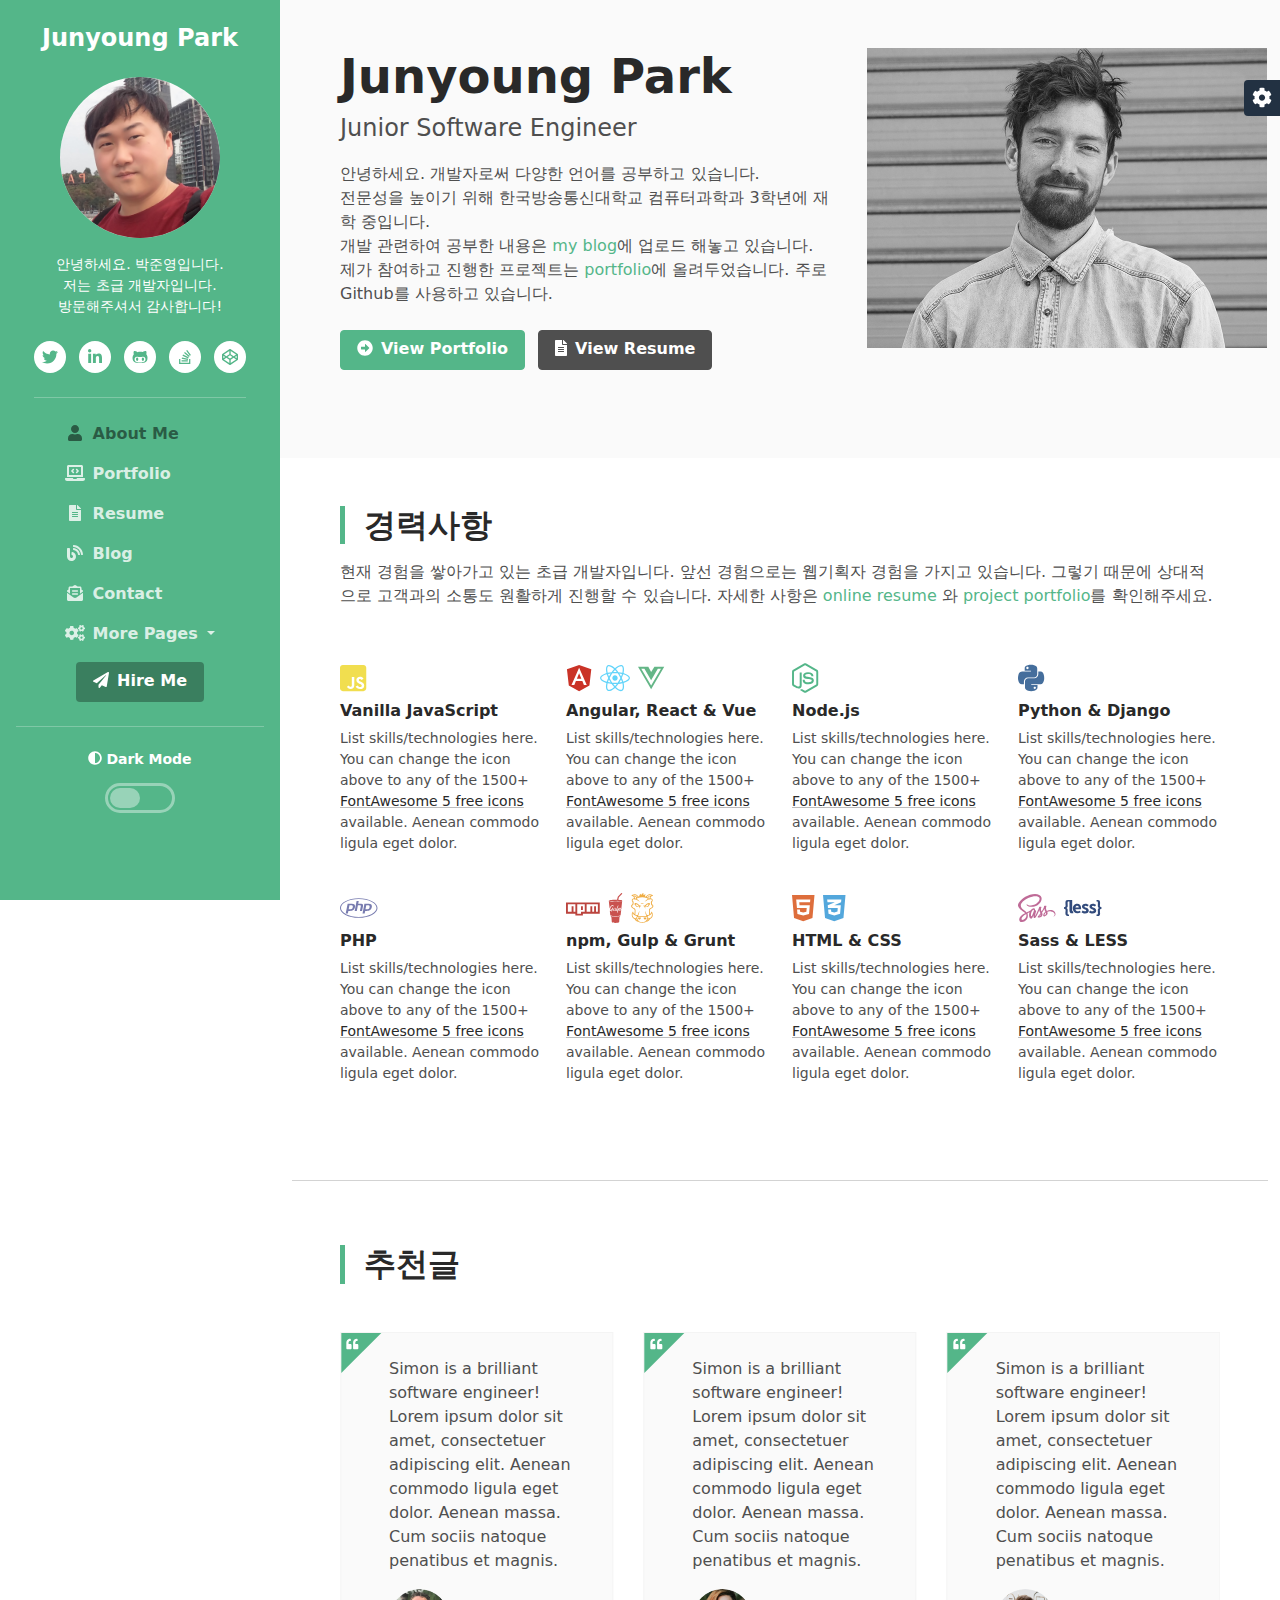
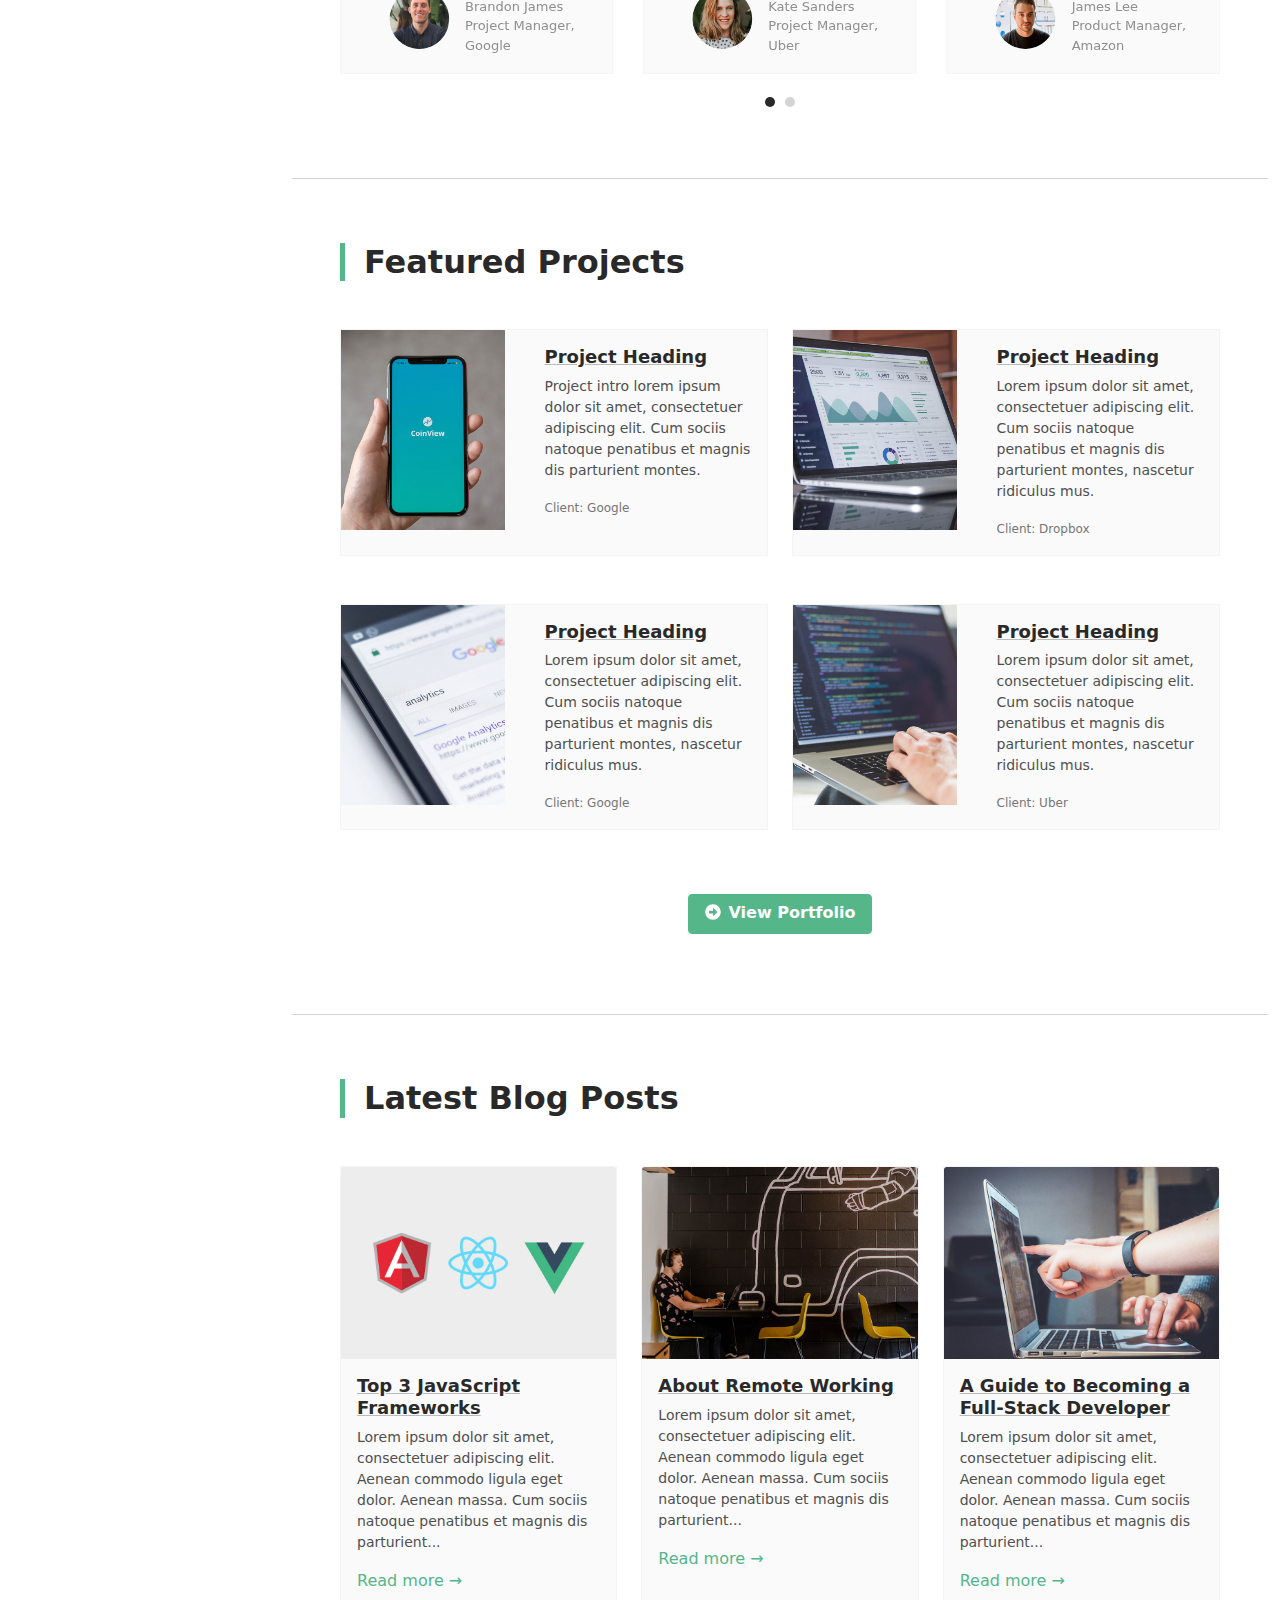
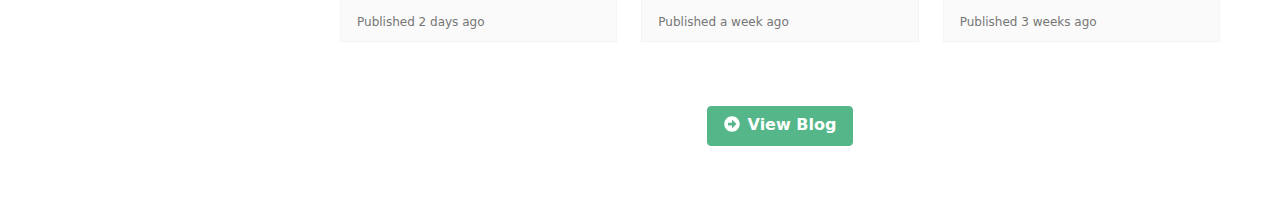
<file: index.html>
<!DOCTYPE html>
<html lang="ko">
  <head>
    <title>Computer JYP Blog For Developers</title>

    <!-- Meta -->
    <meta charset="utf-8" />
    <meta http-equiv="X-UA-Compatible" content="IE=edge" />
    <meta name="viewport" content="width=device-width, initial-scale=1.0" />
    <meta name="description" content="안녕하세요. 박준영 개발 블로그입니다." />
    <meta name="author" content="Junyoung Park" />
    <link rel="shortcut icon" href="favicon.ico" />

    <!-- Google Fonts -->
    <link
      href="https://fonts.googleapis.com/css?family=Roboto:300,400,500,700"
      rel="stylesheet"
    />

    <!-- FontAwesome JS -->
    <script defer src="assets/fontawesome/js/all.js"></script>

    <!-- Plugin CSS -->
    <link rel="stylesheet" href="assets/plugins/tiny-slider/tiny-slider.css" />

    <!-- Theme CSS -->
    <link id="theme-style" rel="stylesheet" href="assets/css/theme-1.css" />
  </head>

  <body>
    <header class="header text-center">
      <div class="force-overflow">
        <h1 class="blog-name pt-lg-4 mb-0">
          <a class="no-text-decoration" href="index.html">Junyoung Park</a>
        </h1>

        <nav class="navbar navbar-expand-lg navbar-dark">
          <button
            class="navbar-toggler"
            type="button"
            data-bs-toggle="collapse"
            data-bs-target="#navigation"
            aria-controls="navigation"
            aria-expanded="false"
            aria-label="Toggle navigation"
          >
            <span class="navbar-toggler-icon"></span>
          </button>

          <div id="navigation" class="collapse navbar-collapse flex-column">
            <div class="profile-section pt-3 pt-lg-0">
              <img
                class="profile-image mb-3 rounded-circle mx-auto"
                src="assets/images/profile.png"
                alt="image"
              />

              <div class="bio mb-3">
                안녕하세요. 박준영입니다.<br />
                저는 초급 개발자입니다.<br />
                방문해주셔서 감사합니다!
              </div>
              <!--//bio-->
              <ul class="social-list list-inline py-2 mx-auto">
                <li class="list-inline-item">
                  <a href="#"><i class="fab fa-twitter fa-fw"></i></a>
                </li>
                <li class="list-inline-item">
                  <a href="#"><i class="fab fa-linkedin-in fa-fw"></i></a>
                </li>
                <li class="list-inline-item">
                  <a href="#"><i class="fab fa-github-alt fa-fw"></i></a>
                </li>
                <li class="list-inline-item">
                  <a href="#"><i class="fab fa-stack-overflow fa-fw"></i></a>
                </li>
                <li class="list-inline-item">
                  <a href="#"><i class="fab fa-codepen fa-fw"></i></a>
                </li>
              </ul>
              <!--//social-list-->
              <hr />
            </div>
            <!--//profile-section-->

            <ul class="navbar-nav flex-column text-start">
              <li class="nav-item">
                <a class="nav-link active" href="index.html"
                  ><i class="fas fa-user fa-fw me-2"></i>About Me<span
                    class="sr-only"
                    >(current)</span
                  ></a
                >
              </li>
              <li class="nav-item">
                <a class="nav-link" href="portfolio.html"
                  ><i class="fas fa-laptop-code fa-fw me-2"></i>Portfolio</a
                >
              </li>
              <li class="nav-item">
                <a class="nav-link" href="resume.html"
                  ><i class="fas fa-file-alt fa-fw me-2"></i>Resume</a
                >
              </li>
              <li class="nav-item">
                <a class="nav-link" href="blog-home.html"
                  ><i class="fas fa-blog fa-fw me-2"></i>Blog</a
                >
              </li>
              <li class="nav-item">
                <a class="nav-link" href="contact.html"
                  ><i class="fas fa-envelope-open-text fa-fw me-2"></i
                  >Contact</a
                >
              </li>
              <li class="nav-item dropdown">
                <a
                  class="nav-link dropdown-toggle"
                  href="#"
                  id="navbarDropdown"
                  role="button"
                  data-bs-toggle="dropdown"
                  aria-expanded="false"
                >
                  <i class="fas fa-cogs fa-fw me-2"></i>More Pages
                </a>
                <ul class="dropdown-menu" aria-labelledby="navbarDropdown">
                  <li>
                    <a class="dropdown-item" href="project.html"
                      >Project Page</a
                    >
                  </li>
                  <li>
                    <a class="dropdown-item" href="blog-home.html"
                      >Blog Home 1</a
                    >
                  </li>
                  <li>
                    <a class="dropdown-item" href="blog-home-alt.html"
                      >Blog Home 2</a
                    >
                  </li>
                  <li>
                    <a class="dropdown-item" href="blog-post.html">Blog Post</a>
                  </li>
                </ul>
              </li>
            </ul>

            <div class="my-2">
              <a class="btn btn-primary" href="contact.html" target="_blank"
                ><i class="fas fa-paper-plane me-2"></i>Hire Me</a
              >
            </div>

            <div class="dark-mode-toggle text-center w-100">
              <hr class="mb-4" />
              <h4 class="toggle-name mb-3">
                <i class="fas fa-adjust me-1"></i>Dark Mode
              </h4>

              <input class="toggle" id="darkmode" type="checkbox" />
              <label class="toggle-btn mx-auto mb-0" for="darkmode"></label>
            </div>
            <!--//dark-mode-toggle-->
          </div>
        </nav>
      </div>
      <!--//force-overflow-->
    </header>

    <div class="main-wrapper">
      <section class="about-me-section p-3 p-lg-5 theme-bg-light">
        <div class="container">
          <div class="profile-teaser row">
            <div class="col">
              <h2 class="name font-weight-bold mb-1">Junyoung Park</h2>
              <div class="tagline mb-3">Junior Software Engineer</div>
              <div class="bio mb-4">
                안녕하세요. 개발자로써 다양한 언어를 공부하고 있습니다.<br />
                전문성을 높이기 위해 한국방송통신대학교 컴퓨터과학과 3학년에
                재학 중입니다.<br />
                개발 관련하여 공부한 내용은
                <a class="text-link" href="blog-home.html">my blog</a>에 업로드
                해놓고 있습니다.<br />
                제가 참여하고 진행한 프로젝트는
                <a class="text-link" href="projects.html">portfolio</a>에
                올려두었습니다. 주로 Github를 사용하고 있습니다.
              </div>
              <!--//bio-->
              <div class="mb-4">
                <a class="btn btn-primary me-2 mb-3" href="portfolio.html"
                  ><i class="fas fa-arrow-alt-circle-right me-2"></i
                  ><span class="d-none d-md-inline">View</span> Portfolio</a
                >
                <a class="btn btn-secondary mb-3" href="resume.html"
                  ><i class="fas fa-file-alt me-2"></i
                  ><span class="d-none d-md-inline">View</span> Resume</a
                >
              </div>
            </div>
            <!--//col-->

            <div class="col-md-5 col-lg-5">
              <img
                class="profile-image img-fluid mb-3 mb-lg-0 me-md-0"
                src="assets/images/profile-lg.jpg"
                alt=""
              />
            </div>
          </div>
        </div>
      </section>
      <!--//about-me-section-->

      <section class="overview-section p-3 p-lg-5">
        <div class="container">
          <h2 class="section-title font-weight-bold mb-3">경력사항</h2>
          <div class="section-intro mb-5">
            현재 경험을 쌓아가고 있는 초급 개발자입니다. 앞선 경험으로는
            웹기획자 경험을 가지고 있습니다. 그렇기 때문에 상대적으로 고객과의
            소통도 원활하게 진행할 수 있습니다. 자세한 사항은
            <a class="text-link" href="resume.html">online resume</a> 와
            <a class="text-link" href="portfolio.html">project portfolio</a>를
            확인해주세요.
          </div>
          <div class="row">
            <div class="item col-6 col-lg-3">
              <div class="item-inner">
                <div class="item-icon"><i class="fab fa-js-square"></i></div>
                <h3 class="item-title">Vanilla JavaScript</h3>
                <div class="item-desc">
                  List skills/technologies here. You can change the icon above
                  to any of the 1500+
                  <a
                    class="theme-link"
                    href="https://fontawesome.com/"
                    target="_blank"
                    >FontAwesome 5 free icons</a
                  >
                  available. Aenean commodo ligula eget dolor.
                </div>
              </div>
              <!--//item-inner-->
            </div>
            <!--//item-->
            <div class="item col-6 col-lg-3">
              <div class="item-inner">
                <div class="item-icon">
                  <i class="fab fa-angular me-2"></i
                  ><i class="fab fa-react me-2"></i><i class="fab fa-vuejs"></i>
                </div>
                <h3 class="item-title">Angular, React &amp; Vue</h3>
                <div class="item-desc">
                  List skills/technologies here. You can change the icon above
                  to any of the 1500+
                  <a
                    class="theme-link"
                    href="https://fontawesome.com/"
                    target="_blank"
                    >FontAwesome 5 free icons</a
                  >
                  available. Aenean commodo ligula eget dolor.
                </div>
              </div>
              <!--//item-inner-->
            </div>
            <!--//item-->

            <div class="item col-6 col-lg-3">
              <div class="item-inner">
                <div class="item-icon"><i class="fab fa-node-js"></i></div>
                <h3 class="item-title">Node.js</h3>
                <div class="item-desc">
                  List skills/technologies here. You can change the icon above
                  to any of the 1500+
                  <a
                    class="theme-link"
                    href="https://fontawesome.com/"
                    target="_blank"
                    >FontAwesome 5 free icons</a
                  >
                  available. Aenean commodo ligula eget dolor.
                </div>
              </div>
              <!--//item-inner-->
            </div>
            <!--//item-->

            <div class="item col-6 col-lg-3">
              <div class="item-inner">
                <div class="item-icon"><i class="fab fa-python"></i></div>
                <h3 class="item-title">Python &amp; Django</h3>
                <div class="item-desc">
                  List skills/technologies here. You can change the icon above
                  to any of the 1500+
                  <a
                    class="theme-link"
                    href="https://fontawesome.com/"
                    target="_blank"
                    >FontAwesome 5 free icons</a
                  >
                  available. Aenean commodo ligula eget dolor.
                </div>
              </div>
              <!--//item-inner-->
            </div>
            <!--//item-->
            <div class="item col-6 col-lg-3">
              <div class="item-inner">
                <div class="item-icon"><i class="fab fa-php"></i></div>
                <h3 class="item-title">PHP</h3>
                <div class="item-desc">
                  List skills/technologies here. You can change the icon above
                  to any of the 1500+
                  <a
                    class="theme-link"
                    href="https://fontawesome.com/"
                    target="_blank"
                    >FontAwesome 5 free icons</a
                  >
                  available. Aenean commodo ligula eget dolor.
                </div>
              </div>
              <!--//item-inner-->
            </div>
            <!--//item-->
            <div class="item col-6 col-lg-3">
              <div class="item-inner">
                <div class="item-icon">
                  <i class="fab fa-npm me-2"></i><i class="fab fa-gulp me-2"></i
                  ><i class="fab fa-grunt"></i>
                </div>
                <h3 class="item-title">npm, Gulp &amp; Grunt</h3>
                <div class="item-desc">
                  List skills/technologies here. You can change the icon above
                  to any of the 1500+
                  <a
                    class="theme-link"
                    href="https://fontawesome.com/"
                    target="_blank"
                    >FontAwesome 5 free icons</a
                  >
                  available. Aenean commodo ligula eget dolor.
                </div>
              </div>
              <!--//item-inner-->
            </div>
            <!--//item-->
            <div class="item col-6 col-lg-3">
              <div class="item-inner">
                <div class="item-icon">
                  <i class="fab fa-html5 me-2"></i
                  ><i class="fab fa-css3-alt"></i>
                </div>
                <h3 class="item-title">HTML &amp; CSS</h3>
                <div class="item-desc">
                  List skills/technologies here. You can change the icon above
                  to any of the 1500+
                  <a
                    class="theme-link"
                    href="https://fontawesome.com/"
                    target="_blank"
                    >FontAwesome 5 free icons</a
                  >
                  available. Aenean commodo ligula eget dolor.
                </div>
              </div>
              <!--//item-inner-->
            </div>
            <!--//item-->
            <div class="item col-6 col-lg-3">
              <div class="item-inner">
                <div class="item-icon">
                  <i class="fab fa-sass me-2"></i><i class="fab fa-less"></i>
                </div>
                <h3 class="item-title">Sass &amp; LESS</h3>
                <div class="item-desc">
                  List skills/technologies here. You can change the icon above
                  to any of the 1500+
                  <a
                    class="theme-link"
                    href="https://fontawesome.com/"
                    target="_blank"
                    >FontAwesome 5 free icons</a
                  >
                  available. Aenean commodo ligula eget dolor.
                </div>
              </div>
              <!--//item-inner-->
            </div>
            <!--//item-->
          </div>
          <!--//row-->
        </div>
        <!--//container-->
      </section>

      <div class="container"><hr /></div>

      <section class="testimonials-section p-3 p-lg-5">
        <div class="container">
          <h2 class="section-title font-weight-bold mb-5">추천글</h2>

          <div class="testiomonial-carousel-container">
            <div class="testimonial-carousel tiny-slider">
              <div class="item">
                <div class="item-inner">
                  <div class="quote-holder">
                    <blockquote class="quote-content">
                      Simon is a brilliant software engineer! Lorem ipsum dolor
                      sit amet, consectetuer adipiscing elit. Aenean commodo
                      ligula eget dolor. Aenean massa. Cum sociis natoque
                      penatibus et magnis.
                    </blockquote>
                    <i class="fas fa-quote-left"></i>
                  </div>
                  <!--//quote-holder-->
                  <div class="source-holder">
                    <div class="source-profile">
                      <img
                        src="assets/images/clients/profile-1.png"
                        alt="image"
                      />
                    </div>
                    <div class="meta">
                      <div class="name">Brandon James</div>
                      <div class="info">Project Manager, Google</div>
                    </div>
                  </div>
                </div>
                <!--//item-inner-->
              </div>
              <!--//item-->

              <div class="item">
                <div class="item-inner">
                  <div class="quote-holder">
                    <blockquote class="quote-content">
                      Simon is a brilliant software engineer! Lorem ipsum dolor
                      sit amet, consectetuer adipiscing elit. Aenean commodo
                      ligula eget dolor. Aenean massa. Cum sociis natoque
                      penatibus et magnis.
                    </blockquote>
                    <i class="fas fa-quote-left"></i>
                  </div>
                  <!--//quote-holder-->
                  <div class="source-holder">
                    <div class="source-profile">
                      <img
                        src="assets/images/clients/profile-2.png"
                        alt="image"
                      />
                    </div>
                    <div class="meta">
                      <div class="name">Kate Sanders</div>
                      <div class="info">Project Manager, Uber</div>
                    </div>
                  </div>
                </div>
                <!--//item-inner-->
              </div>
              <!--//item-->

              <div class="item">
                <div class="item-inner">
                  <div class="quote-holder">
                    <blockquote class="quote-content">
                      Simon is a brilliant software engineer! Lorem ipsum dolor
                      sit amet, consectetuer adipiscing elit. Aenean commodo
                      ligula eget dolor. Aenean massa. Cum sociis natoque
                      penatibus et magnis.
                    </blockquote>
                    <i class="fas fa-quote-left"></i>
                  </div>
                  <!--//quote-holder-->
                  <div class="source-holder">
                    <div class="source-profile">
                      <img
                        src="assets/images/clients/profile-3.png"
                        alt="image"
                      />
                    </div>
                    <div class="meta">
                      <div class="name">James Lee</div>
                      <div class="info">Product Manager, Amazon</div>
                    </div>
                  </div>
                </div>
                <!--//item-inner-->
              </div>
              <!--//item-->

              <div class="item">
                <div class="item-inner">
                  <div class="quote-holder">
                    <blockquote class="quote-content">
                      Simon is a brilliant software engineer! Lorem ipsum dolor
                      sit amet, consectetuer adipiscing elit. Aenean commodo
                      ligula eget dolor. Aenean massa. Cum sociis natoque
                      penatibus et magnis.
                    </blockquote>
                    <i class="fas fa-quote-left"></i>
                  </div>
                  <!--//quote-holder-->
                  <div class="source-holder">
                    <div class="source-profile">
                      <img
                        src="assets/images/clients/profile-4.png"
                        alt="image"
                      />
                    </div>
                    <div class="meta">
                      <div class="name">James Lee</div>
                      <div class="info">Product Manager, Amazon</div>
                    </div>
                  </div>
                </div>
                <!--//item-inner-->
              </div>
              <!--//item-->

              <div class="item">
                <div class="item-inner">
                  <div class="quote-holder">
                    <blockquote class="quote-content">
                      Simon is a brilliant software engineer! Lorem ipsum dolor
                      sit amet, consectetuer adipiscing elit. Aenean commodo
                      ligula eget dolor. Aenean massa. Cum sociis natoque
                      penatibus et magnis.
                    </blockquote>
                    <i class="fas fa-quote-left"></i>
                  </div>
                  <!--//quote-holder-->
                  <div class="source-holder">
                    <div class="source-profile">
                      <img
                        src="assets/images/clients/profile-5.png"
                        alt="image"
                      />
                    </div>
                    <div class="meta">
                      <div class="name">Olivia White</div>
                      <div class="info">Product Manager, Dropbox</div>
                    </div>
                  </div>
                </div>
                <!--//item-inner-->
              </div>
              <!--//item-->

              <div class="item">
                <div class="item-inner">
                  <div class="quote-holder">
                    <blockquote class="quote-content">
                      Simon is a brilliant software engineer! Lorem ipsum dolor
                      sit amet, consectetuer adipiscing elit. Aenean commodo
                      ligula eget dolor. Aenean massa. Cum sociis natoque
                      penatibus et magnis.
                    </blockquote>
                    <i class="fas fa-quote-left"></i>
                  </div>
                  <!--//quote-holder-->
                  <div class="source-holder">
                    <div class="source-profile">
                      <img
                        src="assets/images/clients/profile-6.png"
                        alt="image"
                      />
                    </div>
                    <div class="meta">
                      <div class="name">Samuel Reyes</div>
                      <div class="info">CTO, StartupHub</div>
                    </div>
                  </div>
                </div>
                <!--//item-inner-->
              </div>
              <!--//item-->
            </div>
            <!--//testimonial-carousel-->
          </div>
          <!--//testimonial-carousel-container-->
        </div>
        <!--//container-->
      </section>
      <!--//testimonials-section-->

      <div class="container"><hr /></div>

      <section class="featured-section p-3 p-lg-5">
        <div class="container">
          <h2 class="section-title font-weight-bold mb-5">Featured Projects</h2>
          <div class="row">
            <div class="col-md-6 mb-5">
              <div class="card project-card">
                <div class="row no-gutters">
                  <div class="col-12 col-xl-5 card-img-holder">
                    <img
                      src="assets/images/project/project-1.jpg"
                      class="card-img"
                      alt="image"
                    />
                  </div>
                  <div class="col-12 col-xl-7">
                    <div class="card-body">
                      <h5 class="card-title">
                        <a href="project.html" class="theme-link"
                          >Project Heading</a
                        >
                      </h5>
                      <p class="card-text">
                        Project intro lorem ipsum dolor sit amet, consectetuer
                        adipiscing elit. Cum sociis natoque penatibus et magnis
                        dis parturient montes.
                      </p>
                      <p class="card-text">
                        <small class="text-muted">Client: Google</small>
                      </p>
                    </div>
                  </div>
                </div>
                <div class="link-mask">
                  <a class="link-mask-link" href="project.html"></a>
                  <div class="link-mask-text">
                    <a class="btn btn-secondary" href="project.html">
                      <i class="fas fa-eye me-2"></i>View Case Study
                    </a>
                  </div>
                </div>
                <!--//link-mask-->
              </div>
              <!--//card-->
            </div>
            <!--//col-->
            <div class="col-md-6 mb-5">
              <div class="card project-card">
                <div class="row no-gutters">
                  <div class="col-12 col-xl-5 card-img-holder">
                    <img
                      src="assets/images/project/project-2.jpg"
                      class="card-img"
                      alt="image"
                    />
                  </div>
                  <div class="col-12 col-xl-7">
                    <div class="card-body">
                      <h5 class="card-title">
                        <a href="project.html" class="theme-link"
                          >Project Heading</a
                        >
                      </h5>
                      <p class="card-text">
                        Lorem ipsum dolor sit amet, consectetuer adipiscing
                        elit. Cum sociis natoque penatibus et magnis dis
                        parturient montes, nascetur ridiculus mus.
                      </p>
                      <p class="card-text">
                        <small class="text-muted">Client: Dropbox</small>
                      </p>
                    </div>
                  </div>
                </div>
                <div class="link-mask">
                  <a class="link-mask-link" href="project.html"></a>
                  <div class="link-mask-text">
                    <a class="btn btn-secondary" href="project.html">
                      <i class="fas fa-eye me-2"></i>View Case Study
                    </a>
                  </div>
                </div>
                <!--//link-mask-->
              </div>
              <!--//card-->
            </div>
            <!--//col-->
            <div class="col-md-6 mb-5">
              <div class="card project-card">
                <div class="row no-gutters">
                  <div class="col-12 col-xl-5 card-img-holder">
                    <img
                      src="assets/images/project/project-3.jpg"
                      class="card-img"
                      alt="image"
                    />
                  </div>
                  <div class="col-12 col-xl-7">
                    <div class="card-body">
                      <h5 class="card-title">
                        <a href="project.html" class="theme-link"
                          >Project Heading</a
                        >
                      </h5>
                      <p class="card-text">
                        Lorem ipsum dolor sit amet, consectetuer adipiscing
                        elit. Cum sociis natoque penatibus et magnis dis
                        parturient montes, nascetur ridiculus mus.
                      </p>
                      <p class="card-text">
                        <small class="text-muted">Client: Google</small>
                      </p>
                    </div>
                  </div>
                </div>
                <div class="link-mask">
                  <a class="link-mask-link" href="project.html"></a>
                  <div class="link-mask-text">
                    <a class="btn btn-secondary" href="project.html">
                      <i class="fas fa-eye me-2"></i>View Case Study
                    </a>
                  </div>
                </div>
                <!--//link-mask-->
              </div>
              <!--//card-->
            </div>
            <!--//col-->
            <div class="col-md-6 mb-5">
              <div class="card project-card">
                <div class="row no-gutters">
                  <div class="col-12 col-xl-5 card-img-holder">
                    <img
                      src="assets/images/project/project-4.jpg"
                      class="card-img"
                      alt="image"
                    />
                  </div>
                  <div class="col-12 col-xl-7">
                    <div class="card-body">
                      <h5 class="card-title">
                        <a href="project.html" class="theme-link"
                          >Project Heading</a
                        >
                      </h5>
                      <p class="card-text">
                        Lorem ipsum dolor sit amet, consectetuer adipiscing
                        elit. Cum sociis natoque penatibus et magnis dis
                        parturient montes, nascetur ridiculus mus.
                      </p>
                      <p class="card-text">
                        <small class="text-muted">Client: Uber</small>
                      </p>
                    </div>
                  </div>
                </div>
                <div class="link-mask">
                  <a class="link-mask-link" href="project.html"></a>
                  <div class="link-mask-text">
                    <a class="btn btn-secondary" href="project.html">
                      <i class="fas fa-eye me-2"></i>View Case Study
                    </a>
                  </div>
                </div>
                <!--//link-mask-->
              </div>
              <!--//card-->
            </div>
            <!--//col-->
          </div>
          <!--//row-->
          <div class="text-center py-3">
            <a href="portfolio.html" class="btn btn-primary"
              ><i class="fas fa-arrow-alt-circle-right me-2"></i>View
              Portfolio</a
            >
          </div>
        </div>
        <!--//container-->
      </section>
      <!--//featured-section-->

      <div class="container"><hr /></div>

      <section class="latest-blog-section p-3 p-lg-5">
        <div class="container">
          <h2 class="section-title font-weight-bold mb-5">Latest Blog Posts</h2>
          <div class="row">
            <div class="col-md-4 mb-5">
              <div class="card blog-post-card">
                <img
                  class="card-img-top"
                  src="assets/images/blog/blog-post-thumb-card-1.jpg"
                  alt="image"
                />
                <div class="card-body">
                  <h5 class="card-title">
                    <a class="theme-link" href="blog-post.html"
                      >Top 3 JavaScript Frameworks</a
                    >
                  </h5>
                  <p class="card-text">
                    Lorem ipsum dolor sit amet, consectetuer adipiscing elit.
                    Aenean commodo ligula eget dolor. Aenean massa. Cum sociis
                    natoque penatibus et magnis dis parturient...
                  </p>
                  <p class="mb-0">
                    <a class="text-link" href="blog-post.html"
                      >Read more &rarr;</a
                    >
                  </p>
                </div>
                <div class="card-footer">
                  <small class="text-muted">Published 2 days ago</small>
                </div>
              </div>
              <!--//card-->
            </div>
            <!--//col-->
            <div class="col-md-4 mb-5">
              <div class="card blog-post-card">
                <img
                  class="card-img-top"
                  src="assets/images/blog/blog-post-thumb-card-2.jpg"
                  alt="image"
                />
                <div class="card-body">
                  <h5 class="card-title">
                    <a class="theme-link" href="blog-post.html"
                      >About Remote Working</a
                    >
                  </h5>
                  <p class="card-text">
                    Lorem ipsum dolor sit amet, consectetuer adipiscing elit.
                    Aenean commodo ligula eget dolor. Aenean massa. Cum sociis
                    natoque penatibus et magnis dis parturient...
                  </p>
                  <p class="mb-0">
                    <a class="text-link" href="blog-post.html"
                      >Read more &rarr;</a
                    >
                  </p>
                </div>
                <div class="card-footer">
                  <small class="text-muted">Published a week ago</small>
                </div>
              </div>
              <!--//card-->
            </div>
            <!--//col-->
            <div class="col-md-4 mb-5">
              <div class="card blog-post-card">
                <img
                  class="card-img-top"
                  src="assets/images/blog/blog-post-thumb-card-3.jpg"
                  alt="image"
                />
                <div class="card-body">
                  <h5 class="card-title">
                    <a class="theme-link" href="blog-post.html"
                      >A Guide to Becoming a Full-Stack Developer</a
                    >
                  </h5>
                  <p class="card-text">
                    Lorem ipsum dolor sit amet, consectetuer adipiscing elit.
                    Aenean commodo ligula eget dolor. Aenean massa. Cum sociis
                    natoque penatibus et magnis dis parturient...
                  </p>
                  <p class="mb-0">
                    <a class="text-link" href="blog-post.html"
                      >Read more &rarr;</a
                    >
                  </p>
                </div>
                <div class="card-footer">
                  <small class="text-muted">Published 3 weeks ago</small>
                </div>
              </div>
              <!--//card-->
            </div>
            <!--//col-->
          </div>
          <!--//row-->
          <div class="text-center py-3">
            <a href="blog-home.html" class="btn btn-primary"
              ><i class="fas fa-arrow-alt-circle-right me-2"></i>View Blog</a
            >
          </div>
        </div>
        <!--//container-->
      </section>
      <!--//latest-blog-section-->
    </div>
    <!--//main-wrapper-->

    <!-- *****CONFIGURE STYLE (REMOVE ON YOUR PRODUCTION SITE)****** -->
    <div
      id="config-panel"
      class="config-panel config-panel-hide d-none d-lg-block"
    >
      <div class="panel-inner">
        <a id="config-trigger" class="config-trigger text-center" href="#"
          ><i class="fas fa-cog mx-auto" data-fa-transform="down-6"></i
        ></a>
        <h5 class="panel-title">Choose Colour</h5>
        <ul id="color-options" class="list-inline mb-0">
          <li class="theme-1 active list-inline-item">
            <a data-style="assets/css/theme-1.css" href="#"></a>
          </li>
          <li class="theme-2 list-inline-item">
            <a data-style="assets/css/theme-2.css" href="#"></a>
          </li>
          <li class="theme-3 list-inline-item">
            <a data-style="assets/css/theme-3.css" href="#"></a>
          </li>
          <li class="theme-4 list-inline-item">
            <a data-style="assets/css/theme-4.css" href="#"></a>
          </li>
          <li class="theme-5 list-inline-item">
            <a data-style="assets/css/theme-5.css" href="#"></a>
          </li>
          <li class="theme-6 list-inline-item">
            <a data-style="assets/css/theme-6.css" href="#"></a>
          </li>
          <li class="theme-7 list-inline-item">
            <a data-style="assets/css/theme-7.css" href="#"></a>
          </li>
          <li class="theme-8 list-inline-item">
            <a data-style="assets/css/theme-8.css" href="#"></a>
          </li>
          <li class="theme-9 list-inline-item">
            <a data-style="assets/css/theme-9.css" href="#"></a>
          </li>
          <li class="theme-10 list-inline-item">
            <a data-style="assets/css/theme-10.css" href="#"></a>
          </li>
        </ul>
        <a id="config-close" class="close" href="#"
          ><i class="fa fa-times-circle"></i
        ></a>
      </div>
      <!--//panel-inner-->
    </div>
    <!--//configure-panel-->

    <!-- Javascript -->
    <script src="assets/plugins/popper.min.js"></script>
    <script src="assets/plugins/bootstrap/js/bootstrap.min.js"></script>

    <script src="assets/plugins/tiny-slider/min/tiny-slider.js"></script>
    <script src="assets/js/testimonials.js"></script>

    <!-- Style Switcher (REMOVE ON YOUR PRODUCTION SITE) -->
    <script src="assets/js/demo/style-switcher.js"></script>

    <!-- Dark Mode -->
    <script src="assets/plugins/js-cookie.min.js"></script>
    <script src="assets/js/dark-mode.js"></script>
  </body>
</html>
</file>
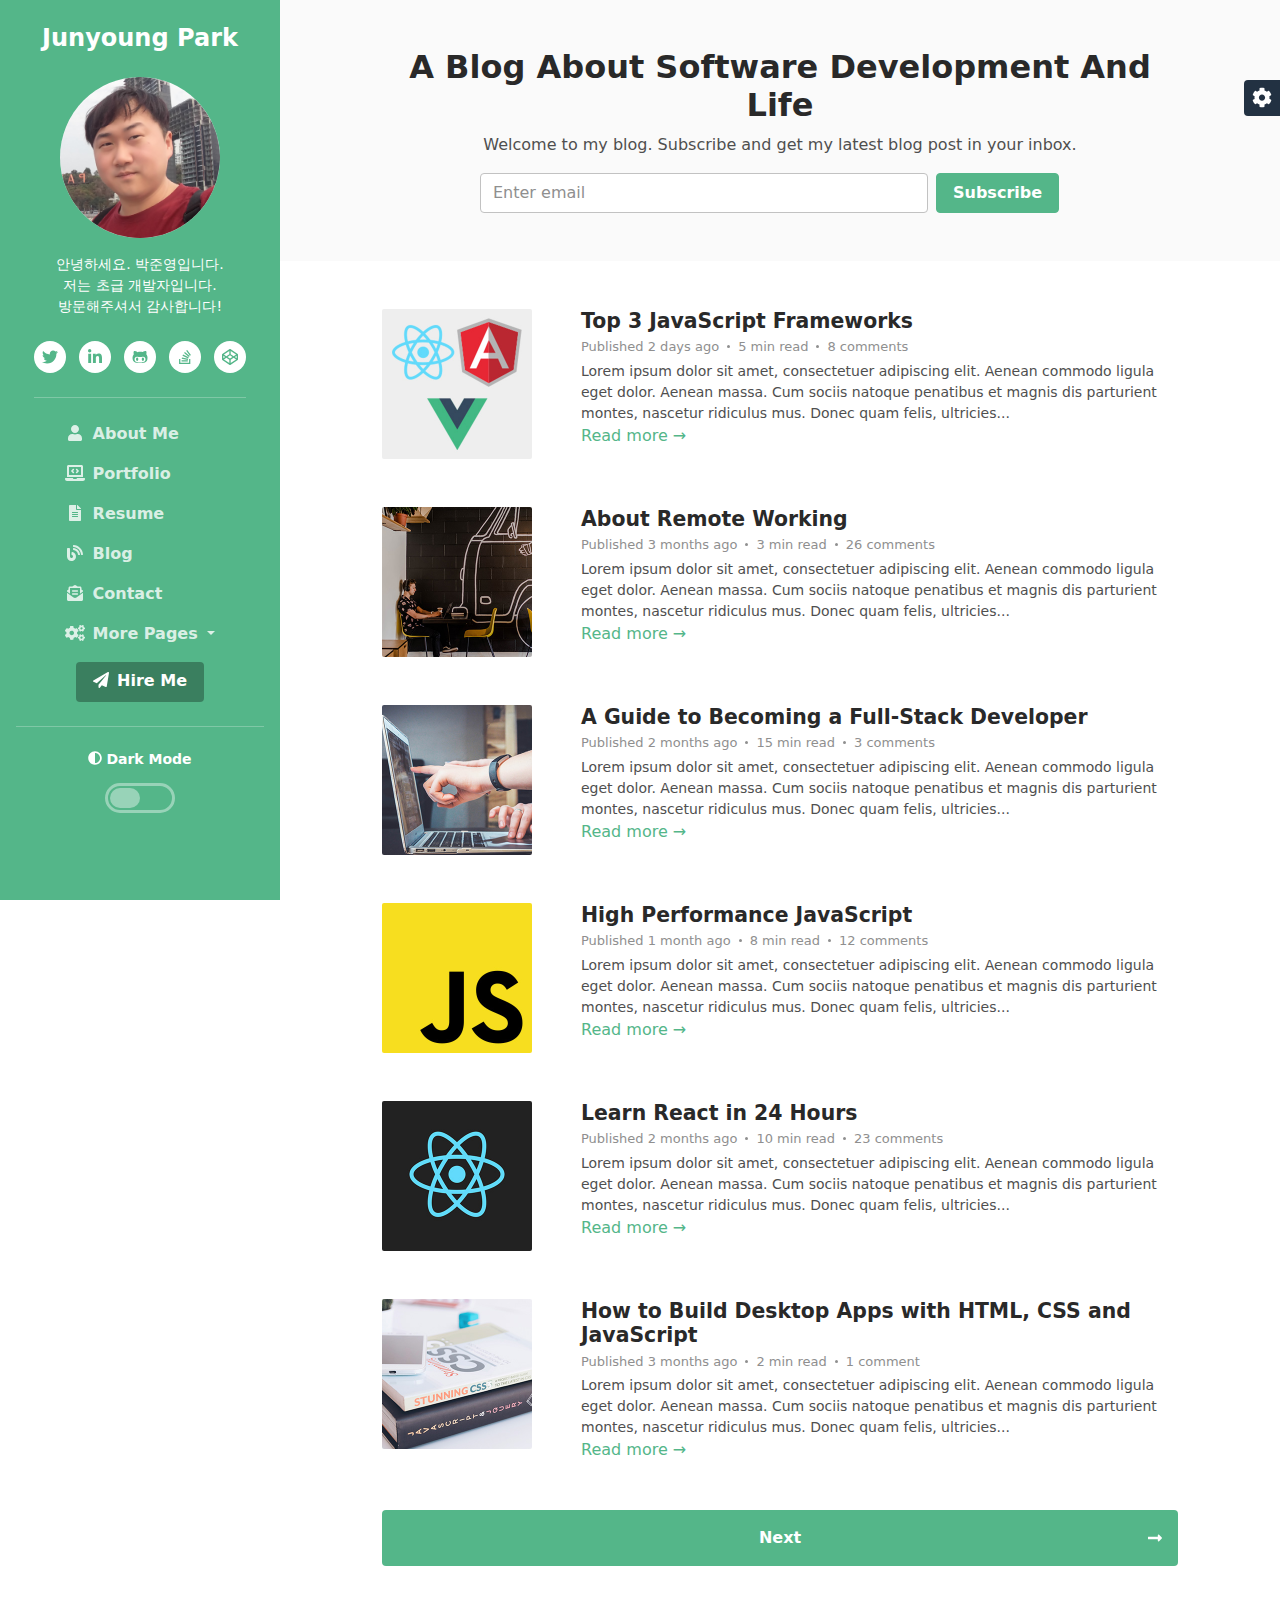
<file: blog-home-alt.html>
<!DOCTYPE html>
<html lang="ko">
<head>
	<title>Computer JYP Blog For Developers</title>

    <!-- Meta -->
    <meta charset="utf-8">
    <meta http-equiv="X-UA-Compatible" content="IE=edge">
    <meta name="viewport" content="width=device-width, initial-scale=1.0">
    <meta name="description" content="안녕하세요. 박준영 개발 블로그입니다.">
    <meta name="author" content="Xiaoying Riley at 3rd Wave Media">
    <link rel="shortcut icon" href="favicon.ico">

    <!-- Google Fonts -->
	<link href="https://fonts.googleapis.com/css?family=Roboto:300,400,500,700" rel="stylesheet">

    <!-- FontAwesome JS -->
    <script defer src="assets/fontawesome/js/all.js"></script>

    <!-- Theme CSS -->
    <link id="theme-style" rel="stylesheet" href="assets/css/theme-1.css">

</head>

<body>

    <header class="header text-center">
		<div class="force-overflow">
			<h1 class="blog-name pt-lg-4 mb-0"><a class="no-text-decoration" href="index.html">Junyoung Park</a></h1>

			<nav class="navbar navbar-expand-lg navbar-dark" >

				<button class="navbar-toggler" type="button" data-bs-toggle="collapse" data-bs-target="#navigation" aria-controls="navigation" aria-expanded="false" aria-label="Toggle navigation">
					<span class="navbar-toggler-icon"></span>
				</button>

				<div id="navigation" class="collapse navbar-collapse flex-column" >
					<div class="profile-section pt-3 pt-lg-0">
						<img class="profile-image mb-3 rounded-circle mx-auto" src="assets/images/profile.png" alt="image" >

						<div class="bio mb-3">안녕하세요. 박준영입니다.<br /> 저는 초급 개발자입니다.<br /> 방문해주셔서 감사합니다!</div><!--//bio-->
						<ul class="social-list list-inline py-2 mx-auto">
							<li class="list-inline-item"><a href="#"><i class="fab fa-twitter fa-fw"></i></a></li>
							<li class="list-inline-item"><a href="#"><i class="fab fa-linkedin-in fa-fw"></i></a></li>
							<li class="list-inline-item"><a href="#"><i class="fab fa-github-alt fa-fw"></i></a></li>
							<li class="list-inline-item"><a href="#"><i class="fab fa-stack-overflow fa-fw"></i></a></li>
							<li class="list-inline-item"><a href="#"><i class="fab fa-codepen fa-fw"></i></a></li>
						</ul><!--//social-list-->
						<hr>
					</div><!--//profile-section-->

					<ul class="navbar-nav flex-column text-start">
						<li class="nav-item">
							<a class="nav-link" href="index.html"><i class="fas fa-user fa-fw me-2"></i>About Me</a>
						</li>
						<li class="nav-item">
							<a class="nav-link" href="portfolio.html"><i class="fas fa-laptop-code fa-fw me-2"></i>Portfolio</a>
						</li>
						<li class="nav-item">
							<a class="nav-link" href="resume.html"><i class="fas fa-file-alt fa-fw me-2"></i>Resume</a>
						</li>
						<li class="nav-item">
							<a class="nav-link" href="blog-home.html"><i class="fas fa-blog fa-fw me-2"></i>Blog</a>
						</li>
						<li class="nav-item">
							<a class="nav-link" href="contact.html"><i class="fas fa-envelope-open-text fa-fw me-2"></i>Contact</a>
						</li>
						<li class="nav-item dropdown">
							<a class="nav-link dropdown-toggle" href="#" id="navbarDropdown" role="button" data-bs-toggle="dropdown" aria-expanded="false">
								<i class="fas fa-cogs fa-fw me-2"></i>More Pages
							</a>
							<ul class="dropdown-menu" aria-labelledby="navbarDropdown">
								<li><a class="dropdown-item" href="project.html">Project Page</a></li>
								<li><a class="dropdown-item" href="blog-home.html">Blog Home 1</a></li>
								<li><a class="dropdown-item" href="blog-home-alt.html">Blog Home 2</a></li>
								<li><a class="dropdown-item" href="blog-post.html">Blog Post</a></li>
							</ul>
						</li>
					</ul>

					<div class="my-2">
						<a class="btn btn-primary" href="contact.html" target="_blank"><i class="fas fa-paper-plane me-2"></i>Hire Me</a>
					</div>


					<div class="dark-mode-toggle text-center w-100">
						<hr class="mb-4">
					    <h4 class="toggle-name mb-3 "><i class="fas fa-adjust me-1"></i>Dark Mode</h4>

					    <input class="toggle" id="darkmode" type="checkbox">
					    <label class="toggle-btn mx-auto mb-0" for="darkmode"></label>

					</div><!--//dark-mode-toggle-->
				</div>
			</nav>
		</div><!--//force-overflow-->
	</header>

    <div class="main-wrapper">
	    <section class="cta-section theme-bg-light py-5">
		    <div class="container text-center single-col-max-width">
			    <h2 class="heading">A Blog About Software Development And Life</h2>
			    <div class="intro">Welcome to my blog. Subscribe and get my latest blog post in your inbox.</div>
			    <div class="single-form-max-width pt-3 mx-auto">
				    <form class="signup-form row g-2 g-lg-2 align-items-center">
	                    <div class="col-12 col-md-9">
	                        <label class="sr-only" for="semail">Your email</label>
	                        <input type="email" id="semail" name="semail1" class="form-control me-md-1 semail" placeholder="Enter email">
	                    </div>
	                    <div class="col-12 col-md-2">
	                        <button type="submit" class="btn btn-primary">Subscribe</button>
	                    </div>
	                </form><!--//signup-form-->
			    </div><!--//single-form-max-width-->
		    </div><!--//container-->
	    </section>
	    <section class="blog-list px-3 py-5 p-md-5">
		    <div class="container single-col-max-width">
			    <div class="item mb-5">
				    <div class="row g-3 g-xl-0">
					    <div class="col-2 col-xl-3">
					        <img class="img-fluid post-thumb " src="assets/images/blog/blog-post-thumb-1.jpg" alt="image">
					    </div>
					    <div class="col">
						    <h3 class="title mb-1"><a class="text-link" href="blog-post.html">Top 3 JavaScript Frameworks</a></h3>
						    <div class="meta mb-1"><span class="date">Published 2 days ago</span><span class="time">5 min read</span><span class="comment"><a class="text-link" href="#">8 comments</a></span></div>
						    <div class="intro">Lorem ipsum dolor sit amet, consectetuer adipiscing elit. Aenean commodo ligula eget dolor. Aenean massa. Cum sociis natoque penatibus et magnis dis parturient montes, nascetur ridiculus mus. Donec quam felis, ultricies...</div>
						    <a class="text-link" href="blog-post.html">Read more &rarr;</a>
					    </div><!--//col-->
				    </div><!--//row-->
			    </div><!--//item-->
			    <div class="item mb-5">
				    <div class="row g-3 g-xl-0">
					    <div class="col-2 col-xl-3">
					        <img class="img-fluid post-thumb " src="assets/images/blog/blog-post-thumb-2.jpg" alt="image">
					    </div>
					    <div class="col">
						    <h3 class="title mb-1"><a class="text-link" href="blog-post.html">About Remote Working</a></h3>
						    <div class="meta mb-1"><span class="date">Published 3 months ago</span><span class="time">3 min read</span><span class="comment"><a class="text-link" href="#">26 comments</a></span></div>
						    <div class="intro">Lorem ipsum dolor sit amet, consectetuer adipiscing elit. Aenean commodo ligula eget dolor. Aenean massa. Cum sociis natoque penatibus et magnis dis parturient montes, nascetur ridiculus mus. Donec quam felis, ultricies...</div>
						    <a class="text-link" href="blog-post.html">Read more &rarr;</a>
					    </div><!--//col-->
				    </div><!--//row-->
			    </div><!--//item-->

			    <div class="item mb-5">
				    <div class="row g-3 g-xl-0">
					    <div class="col-2 col-xl-3">
					        <img class="img-fluid post-thumb" src="assets/images/blog/blog-post-thumb-3.jpg" alt="image">
					    </div>
					    <div class="col">
						    <h3 class="title mb-1"><a class="text-link" href="blog-post.html">A Guide to Becoming a Full-Stack Developer</a></h3>
						    <div class="meta mb-1"><span class="date">Published 2 months ago</span><span class="time">15 min read</span><span class="comment"><a class="text-link" href="#">3 comments</a></span></div>
						    <div class="intro">Lorem ipsum dolor sit amet, consectetuer adipiscing elit. Aenean commodo ligula eget dolor. Aenean massa. Cum sociis natoque penatibus et magnis dis parturient montes, nascetur ridiculus mus. Donec quam felis, ultricies...</div>
						    <a class="text-link" href="blog-post.html">Read more &rarr;</a>
					    </div><!--//col-->
				    </div><!--//row-->
			    </div><!--//item-->

			    <div class="item mb-5">
				    <div class="row g-3 g-xl-0">
					    <div class="col-2 col-xl-3">
					        <img class="img-fluid post-thumb" src="assets/images/blog/blog-post-thumb-4.jpg" alt="image">
					    </div>
					    <div class="col">
						    <h3 class="title mb-1"><a class="text-link" href="blog-post.html">High Performance JavaScript</a></h3>
						    <div class="meta mb-1"><span class="date">Published 1 month ago</span><span class="time">8 min read</span><span class="comment"><a class="text-link" href="#">12 comments</a></span></div>
						    <div class="intro">Lorem ipsum dolor sit amet, consectetuer adipiscing elit. Aenean commodo ligula eget dolor. Aenean massa. Cum sociis natoque penatibus et magnis dis parturient montes, nascetur ridiculus mus. Donec quam felis, ultricies...</div>
						    <a class="text-link" href="blog-post.html">Read more &rarr;</a>
					    </div><!--//col-->
				    </div><!--//row-->
			    </div><!--//item-->


			    <div class="item mb-5">
				    <div class="row g-3 g-xl-0">
					    <div class="col-2 col-xl-3">
					        <img class="img-fluid post-thumb" src="assets/images/blog/blog-post-thumb-5.jpg" alt="image">
					    </div>
					    <div class="col">
						    <h3 class="title mb-1"><a class="text-link" href="blog-post.html">Learn React in 24 Hours</a></h3>
						    <div class="meta mb-1"><span class="date">Published 2 months ago</span><span class="time">10 min read</span><span class="comment"><a class="text-link" href="#">23 comments</a></span></div>
						    <div class="intro">Lorem ipsum dolor sit amet, consectetuer adipiscing elit. Aenean commodo ligula eget dolor. Aenean massa. Cum sociis natoque penatibus et magnis dis parturient montes, nascetur ridiculus mus. Donec quam felis, ultricies...</div>
						    <a class="text-link" href="blog-post.html">Read more &rarr;</a>
					    </div><!--//col-->
				    </div><!--//row-->
			    </div><!--//item-->

			    <div class="item">
				    <div class="row g-3 g-xl-0">
					    <div class="col-2 col-xl-3">
					        <img class="img-fluid post-thumb" src="assets/images/blog/blog-post-thumb-6.jpg" alt="image">
					    </div>
					    <div class="col">
						    <h3 class="title mb-1"><a class="text-link" href="blog-post.html">How to Build Desktop Apps with HTML, CSS and JavaScript</a></h3>
						    <div class="meta mb-1"><span class="date">Published 3 months ago</span><span class="time">2 min read</span><span class="comment"><a class="text-link" href="#">1 comment</a></span></div>
						    <div class="intro">Lorem ipsum dolor sit amet, consectetuer adipiscing elit. Aenean commodo ligula eget dolor. Aenean massa. Cum sociis natoque penatibus et magnis dis parturient montes, nascetur ridiculus mus. Donec quam felis, ultricies...</div>
						    <a class="text-link" href="blog-post.html">Read more &rarr;</a>
					    </div><!--//col-->
				    </div><!--//row-->
			    </div><!--//item-->

			    <nav class="blog-nav nav nav-justified my-5">
				  <a class="nav-link-prev nav-item nav-link d-none rounded-left" href="#">Previous<i class="arrow-prev fas fa-long-arrow-alt-left"></i></a>
				  <a class="nav-link-next nav-item nav-link rounded" href="#">Next<i class="arrow-next fas fa-long-arrow-alt-right"></i></a>
				</nav>

		    </div>
	    </section>

    </div><!--//main-wrapper-->

    <!-- *****CONFIGURE STYLE (REMOVE ON YOUR PRODUCTION SITE)****** -->
	<div id="config-panel" class="config-panel config-panel-hide d-none d-lg-block">
		<div class="panel-inner">
			<a id="config-trigger" class="config-trigger text-center" href="#"><i class="fas fa-cog mx-auto" data-fa-transform="down-6" ></i></a>
			<h5 class="panel-title">Choose Colour</h5>
			<ul id="color-options" class="list-inline mb-0">
				<li class="theme-1 active list-inline-item"><a data-style="assets/css/theme-1.css" href="#"></a></li>
				<li class="theme-2  list-inline-item"><a data-style="assets/css/theme-2.css" href="#"></a></li>
				<li class="theme-3  list-inline-item"><a data-style="assets/css/theme-3.css" href="#"></a></li>
				<li class="theme-4  list-inline-item"><a data-style="assets/css/theme-4.css" href="#"></a></li>
				<li class="theme-5  list-inline-item"><a data-style="assets/css/theme-5.css" href="#"></a></li>
				<li class="theme-6  list-inline-item"><a data-style="assets/css/theme-6.css" href="#"></a></li>
				<li class="theme-7  list-inline-item"><a data-style="assets/css/theme-7.css" href="#"></a></li>
				<li class="theme-8  list-inline-item"><a data-style="assets/css/theme-8.css" href="#"></a></li>
				<li class="theme-9  list-inline-item"><a data-style="assets/css/theme-9.css" href="#"></a></li>
				<li class="theme-10  list-inline-item"><a data-style="assets/css/theme-10.css" href="#"></a></li>
			</ul>
			<a id="config-close" class="close" href="#"><i class="fa fa-times-circle"></i></a>
		</div><!--//panel-inner-->
	</div><!--//configure-panel-->

    <!-- Javascript -->
    <script src="assets/plugins/popper.min.js"></script>
    <script src="assets/plugins/bootstrap/js/bootstrap.min.js"></script>

    <!-- Dark Mode -->
	<script src="assets/plugins/js-cookie.min.js"></script>
	<script src="assets/js/dark-mode.js"></script>

    <!-- Style Switcher (REMOVE ON YOUR PRODUCTION SITE) -->
    <script src="assets/js/demo/style-switcher.js"></script>


</body>
</html>
</file>
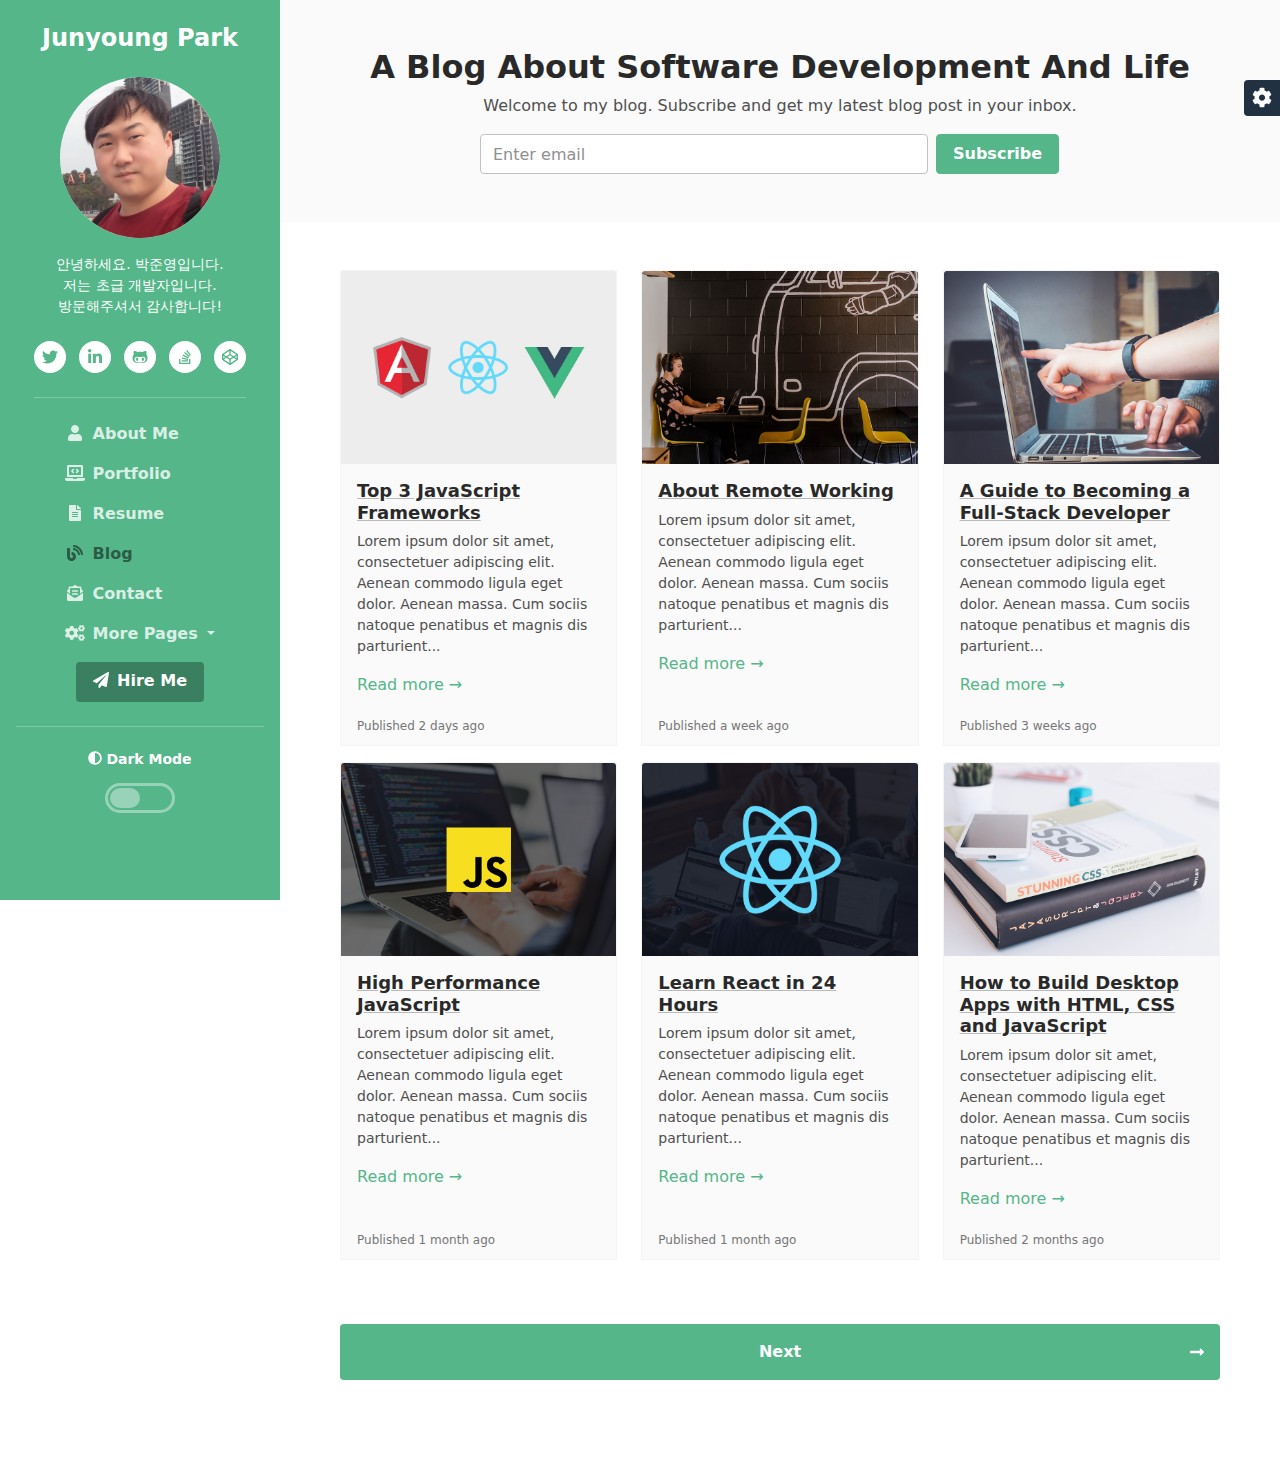
<file: blog-home.html>
<!DOCTYPE html>
<html lang="ko"> 
<head>
	<title>Computer JYP Blog For Developers</title>
    
    <!-- Meta -->
    <meta charset="utf-8">
    <meta http-equiv="X-UA-Compatible" content="IE=edge">
    <meta name="viewport" content="width=device-width, initial-scale=1.0">
    <meta name="description" content="DevCard Bootstrap 5 Template">
    <meta name="author" content="Xiaoying Riley at 3rd Wave Media">    
    <link rel="shortcut icon" href="favicon.ico"> 
    
    <!-- Google Fonts -->
	<link href="https://fonts.googleapis.com/css?family=Roboto:300,400,500,700" rel="stylesheet">
    
    <!-- FontAwesome JS -->
    <script defer src="assets/fontawesome/js/all.js"></script>
    
    <!-- Theme CSS -->  
    <link id="theme-style" rel="stylesheet" href="assets/css/theme-1.css">

</head> 

<body>
    
    <header class="header text-center">	    
		<div class="force-overflow">
			<h1 class="blog-name pt-lg-4 mb-0"><a class="no-text-decoration" href="index.html">Junyoung Park</a></h1>
			
			<nav class="navbar navbar-expand-lg navbar-dark" >
				
				<button class="navbar-toggler" type="button" data-bs-toggle="collapse" data-bs-target="#navigation" aria-controls="navigation" aria-expanded="false" aria-label="Toggle navigation">
					<span class="navbar-toggler-icon"></span>
				</button>
				
				<div id="navigation" class="collapse navbar-collapse flex-column" >
					<div class="profile-section pt-3 pt-lg-0">
						<img class="profile-image mb-3 rounded-circle mx-auto" src="assets/images/profile.png" alt="image" >			
						
						<div class="bio mb-3">안녕하세요. 박준영입니다.<br /> 저는 초급 개발자입니다.<br /> 방문해주셔서 감사합니다!</div><!--//bio-->
						<ul class="social-list list-inline py-2 mx-auto">
							<li class="list-inline-item"><a href="#"><i class="fab fa-twitter fa-fw"></i></a></li>
							<li class="list-inline-item"><a href="#"><i class="fab fa-linkedin-in fa-fw"></i></a></li>
							<li class="list-inline-item"><a href="#"><i class="fab fa-github-alt fa-fw"></i></a></li>
							<li class="list-inline-item"><a href="#"><i class="fab fa-stack-overflow fa-fw"></i></a></li>
							<li class="list-inline-item"><a href="#"><i class="fab fa-codepen fa-fw"></i></a></li>
						</ul><!--//social-list-->
						<hr> 
					</div><!--//profile-section-->
					
					<ul class="navbar-nav flex-column text-start">
						<li class="nav-item">
							<a class="nav-link" href="index.html"><i class="fas fa-user fa-fw me-2"></i>About Me</a>
						</li>
						<li class="nav-item">
							<a class="nav-link" href="portfolio.html"><i class="fas fa-laptop-code fa-fw me-2"></i>Portfolio</a>
						</li>
						<li class="nav-item">
							<a class="nav-link" href="resume.html"><i class="fas fa-file-alt fa-fw me-2"></i>Resume</a>
						</li>
						<li class="nav-item">
							<a class="nav-link active" href="blog-home.html"><i class="fas fa-blog fa-fw me-2"></i>Blog<span class="sr-only">(current)</span></a>
						</li>
						<li class="nav-item">
							<a class="nav-link" href="contact.html"><i class="fas fa-envelope-open-text fa-fw me-2"></i>Contact</a>
						</li>
						<li class="nav-item dropdown">
							<a class="nav-link dropdown-toggle" href="#" id="navbarDropdown" role="button" data-bs-toggle="dropdown" aria-expanded="false">
								<i class="fas fa-cogs fa-fw me-2"></i>More Pages
							</a>
							<ul class="dropdown-menu" aria-labelledby="navbarDropdown">
								<li><a class="dropdown-item" href="project.html">Project Page</a></li>
								<li><a class="dropdown-item" href="blog-home.html">Blog Home 1</a></li>
								<li><a class="dropdown-item" href="blog-home-alt.html">Blog Home 2</a></li>
								<li><a class="dropdown-item" href="blog-post.html">Blog Post</a></li>
							</ul>
						</li>
					</ul>
					
					<div class="my-2">
						<a class="btn btn-primary" href="contact.html" target="_blank"><i class="fas fa-paper-plane me-2"></i>Hire Me</a>
					</div>
					
	
					<div class="dark-mode-toggle text-center w-100">
						<hr class="mb-4">
					    <h4 class="toggle-name mb-3 "><i class="fas fa-adjust me-1"></i>Dark Mode</h4>
					    
					    <input class="toggle" id="darkmode" type="checkbox">
					    <label class="toggle-btn mx-auto mb-0" for="darkmode"></label>
					    
					</div><!--//dark-mode-toggle-->
				</div>
			</nav>
		</div><!--//force-overflow-->
	</header>
	    
    <div class="main-wrapper">
	    <section class="cta-section theme-bg-light py-5">
		    <div class="container text-center">
			    <h2 class="heading">A Blog About Software Development And Life</h2>
			    <div class="intro">Welcome to my blog. Subscribe and get my latest blog post in your inbox.</div>
			    <div class="single-form-max-width pt-3 mx-auto">
				    <form class="signup-form row g-2 g-lg-2 align-items-center">
	                    <div class="col-12 col-md-9">
	                        <label class="sr-only" for="semail">Your email</label>
	                        <input type="email" id="semail" name="semail1" class="form-control me-md-1 semail" placeholder="Enter email">
	                    </div>
	                    <div class="col-12 col-md-2">
	                        <button type="submit" class="btn btn-primary">Subscribe</button>
	                    </div>
	                </form><!--//signup-form-->
			    </div><!--//single-form-max-width-->
		    </div><!--//container-->
	    </section>
	    <section class="blog-list px-3 py-5 p-md-5">
		    <div class="container">
			    <div class="row">
					<div class="col-md-4 mb-3">
						<div class="card blog-post-card">
							<img class="card-img-top" src="assets/images/blog/blog-post-thumb-card-1.jpg" alt="image">
							<div class="card-body">
								<h5 class="card-title"><a class="theme-link" href="blog-post.html">Top 3 JavaScript Frameworks</a></h5>
								<p class="card-text">Lorem ipsum dolor sit amet, consectetuer adipiscing elit. Aenean commodo ligula eget dolor. Aenean massa. Cum sociis natoque penatibus et magnis dis parturient...</p>
								<p class="mb-0"><a class="text-link" href="blog-post.html">Read more &rarr;</a></p>
								
							</div>
							<div class="card-footer">
								<small class="text-muted">Published 2 days ago</small>
							</div>
						</div><!--//card-->
					</div><!--//col-->
					<div class="col-md-4 mb-3">
						<div class="card blog-post-card">
							<img class="card-img-top" src="assets/images/blog/blog-post-thumb-card-2.jpg" alt="image">
							<div class="card-body">
								<h5 class="card-title"><a class="theme-link" href="blog-post.html">About Remote Working</a></h5>
								<p class="card-text">Lorem ipsum dolor sit amet, consectetuer adipiscing elit. Aenean commodo ligula eget dolor. Aenean massa. Cum sociis natoque penatibus et magnis dis parturient...</p>
								<p class="mb-0"><a class="text-link" href="blog-post.html">Read more &rarr;</a></p>
							</div>
							<div class="card-footer">
								<small class="text-muted">Published a week ago</small>
								
							</div>
						</div><!--//card-->
					</div><!--//col-->
					<div class="col-md-4 mb-3">
						<div class="card blog-post-card">
							<img class="card-img-top" src="assets/images/blog/blog-post-thumb-card-3.jpg" alt="image">
							<div class="card-body">
								<h5 class="card-title"><a class="theme-link" href="blog-post.html">A Guide to Becoming a Full-Stack Developer</a></h5>
								<p class="card-text">Lorem ipsum dolor sit amet, consectetuer adipiscing elit. Aenean commodo ligula eget dolor. Aenean massa. Cum sociis natoque penatibus et magnis dis parturient...</p>
								<p class="mb-0"><a class="text-link" href="blog-post.html">Read more &rarr;</a></p>
							</div>
							<div class="card-footer">
								<small class="text-muted">Published 3 weeks ago</small>
							</div>
						</div><!--//card-->
					</div><!--//col-->
					<div class="col-md-4 mb-3">
						<div class="card blog-post-card">
							<img class="card-img-top" src="assets/images/blog/blog-post-thumb-card-4.jpg" alt="image">
							<div class="card-body">
								<h5 class="card-title"><a class="theme-link" href="blog-post.html">High Performance JavaScript</a></h5>
								<p class="card-text">Lorem ipsum dolor sit amet, consectetuer adipiscing elit. Aenean commodo ligula eget dolor. Aenean massa. Cum sociis natoque penatibus et magnis dis parturient...</p>
								<p class="mb-0"><a class="text-link" href="blog-post.html">Read more &rarr;</a></p>
							</div>
							<div class="card-footer">
								<small class="text-muted">Published 1 month ago</small>
							</div>
						</div><!--//card-->
					</div><!--//col-->
					<div class="col-md-4 mb-3">
						<div class="card blog-post-card">
							<img class="card-img-top" src="assets/images/blog/blog-post-thumb-card-5.jpg" alt="image">
							<div class="card-body">
								<h5 class="card-title"><a class="theme-link" href="blog-post.html">Learn React in 24 Hours</a></h5>
								<p class="card-text">Lorem ipsum dolor sit amet, consectetuer adipiscing elit. Aenean commodo ligula eget dolor. Aenean massa. Cum sociis natoque penatibus et magnis dis parturient...</p>
								<p class="mb-0"><a class="text-link" href="blog-post.html">Read more &rarr;</a></p>
							</div>
							<div class="card-footer">
								<small class="text-muted">Published 1 month ago</small>
							</div>
						</div><!--//card-->
					</div><!--//col-->
					<div class="col-md-4 mb-3">
						<div class="card blog-post-card">
							<img class="card-img-top" src="assets/images/blog/blog-post-thumb-card-6.jpg" alt="image">
							<div class="card-body">
								<h5 class="card-title"><a class="theme-link" href="blog-post.html">How to Build Desktop Apps with HTML, CSS and JavaScript</a></h5>
								<p class="card-text">Lorem ipsum dolor sit amet, consectetuer adipiscing elit. Aenean commodo ligula eget dolor. Aenean massa. Cum sociis natoque penatibus et magnis dis parturient...</p>
								<p class="mb-0"><a class="text-link" href="blog-post.html">Read more &rarr;</a></p>
							</div>
							<div class="card-footer">
								<small class="text-muted">Published 2 months ago</small>
							</div>
						</div><!--//card-->
					</div><!--//col-->
				</div><!--//row-->
			    
			    
			    <nav class="blog-nav nav nav-justified my-5">
				  <a class="nav-link-prev nav-item nav-link d-none rounded-left" href="#">Previous<i class="arrow-prev fas fa-long-arrow-alt-left"></i></a>
				  <a class="nav-link-next nav-item nav-link rounded" href="#">Next<i class="arrow-next fas fa-long-arrow-alt-right"></i></a>
				</nav>
				
		    </div>
	    </section>
    
    </div><!--//main-wrapper-->
    
    <!-- *****CONFIGURE STYLE (REMOVE ON YOUR PRODUCTION SITE)****** -->  
	<div id="config-panel" class="config-panel config-panel-hide d-none d-lg-block">
		<div class="panel-inner">
			<a id="config-trigger" class="config-trigger text-center" href="#"><i class="fas fa-cog mx-auto" data-fa-transform="down-6" ></i></a>
			<h5 class="panel-title">Choose Colour</h5>
			<ul id="color-options" class="list-inline mb-0">
				<li class="theme-1 active list-inline-item"><a data-style="assets/css/theme-1.css" href="#"></a></li>
				<li class="theme-2  list-inline-item"><a data-style="assets/css/theme-2.css" href="#"></a></li>
				<li class="theme-3  list-inline-item"><a data-style="assets/css/theme-3.css" href="#"></a></li>
				<li class="theme-4  list-inline-item"><a data-style="assets/css/theme-4.css" href="#"></a></li>
				<li class="theme-5  list-inline-item"><a data-style="assets/css/theme-5.css" href="#"></a></li>
				<li class="theme-6  list-inline-item"><a data-style="assets/css/theme-6.css" href="#"></a></li>
				<li class="theme-7  list-inline-item"><a data-style="assets/css/theme-7.css" href="#"></a></li>
				<li class="theme-8  list-inline-item"><a data-style="assets/css/theme-8.css" href="#"></a></li>
				<li class="theme-9  list-inline-item"><a data-style="assets/css/theme-9.css" href="#"></a></li>
				<li class="theme-10  list-inline-item"><a data-style="assets/css/theme-10.css" href="#"></a></li>
			</ul>
			<a id="config-close" class="close" href="#"><i class="fa fa-times-circle"></i></a>
		</div><!--//panel-inner-->
	</div><!--//configure-panel-->

    <!-- Javascript -->
    <script src="assets/plugins/popper.min.js"></script> 
    <script src="assets/plugins/bootstrap/js/bootstrap.min.js"></script> 
    
    <!-- Dark Mode -->
	<script src="assets/plugins/js-cookie.min.js"></script>
	<script src="assets/js/dark-mode.js"></script>

    <!-- Style Switcher (REMOVE ON YOUR PRODUCTION SITE) -->
    <script src="assets/js/demo/style-switcher.js"></script>     
    

</body>
</html>
</file>
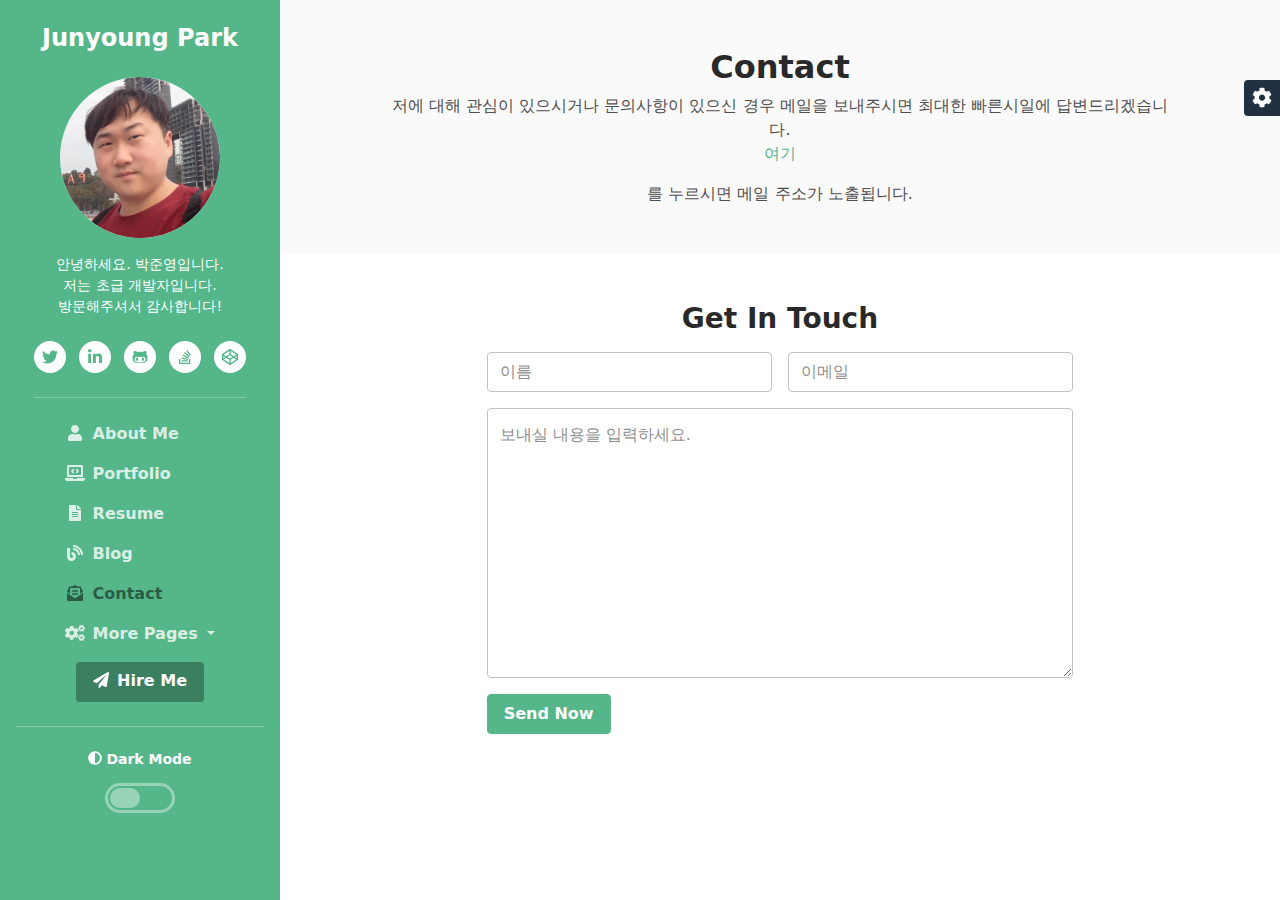
<file: contact.html>
<!DOCTYPE html>
<html lang="ko"> 
<head>
	<title>Computer JYP Blog For Developers</title>
    
    <!-- Meta -->
    <meta charset="utf-8">
    <meta http-equiv="X-UA-Compatible" content="IE=edge">
    <meta name="viewport" content="width=device-width, initial-scale=1.0">
    <meta name="description" content="DevCard Bootstrap 5 Template">
    <meta name="author" content="Xiaoying Riley at 3rd Wave Media">    
    <link rel="shortcut icon" href="favicon.ico"> 
    
    <!-- Google Fonts -->
	<link href="https://fonts.googleapis.com/css?family=Roboto:300,400,500,700" rel="stylesheet">
    
    <!-- FontAwesome JS -->
    <script defer src="assets/fontawesome/js/all.js"></script>
    
    <!-- Theme CSS -->  
    <link id="theme-style" rel="stylesheet" href="assets/css/theme-1.css">

</head> 

<body>
    
    <header class="header text-center">	    
		<div class="force-overflow">
			<h1 class="blog-name pt-lg-4 mb-0"><a class="no-text-decoration" href="index.html">Junyoung Park</a></h1>
			
			<nav class="navbar navbar-expand-lg navbar-dark" >
				
				<button class="navbar-toggler" type="button" data-bs-toggle="collapse" data-bs-target="#navigation" aria-controls="navigation" aria-expanded="false" aria-label="Toggle navigation">
					<span class="navbar-toggler-icon"></span>
				</button>
				
				<div id="navigation" class="collapse navbar-collapse flex-column" >
					<div class="profile-section pt-3 pt-lg-0">
						<img class="profile-image mb-3 rounded-circle mx-auto" src="assets/images/profile.png" alt="image" >			
						
						<div class="bio mb-3">안녕하세요. 박준영입니다.<br /> 저는 초급 개발자입니다.<br /> 방문해주셔서 감사합니다!</div><!--//bio-->
						<ul class="social-list list-inline py-2 mx-auto">
							<li class="list-inline-item"><a href="#"><i class="fab fa-twitter fa-fw"></i></a></li>
							<li class="list-inline-item"><a href="#"><i class="fab fa-linkedin-in fa-fw"></i></a></li>
							<li class="list-inline-item"><a href="#"><i class="fab fa-github-alt fa-fw"></i></a></li>
							<li class="list-inline-item"><a href="#"><i class="fab fa-stack-overflow fa-fw"></i></a></li>
							<li class="list-inline-item"><a href="#"><i class="fab fa-codepen fa-fw"></i></a></li>
						</ul><!--//social-list-->
						<hr> 
					</div><!--//profile-section-->
					
					<ul class="navbar-nav flex-column text-start">
						<li class="nav-item">
							<a class="nav-link" href="index.html"><i class="fas fa-user fa-fw me-2"></i>About Me</a>
						</li>
						<li class="nav-item">
							<a class="nav-link" href="portfolio.html"><i class="fas fa-laptop-code fa-fw me-2"></i>Portfolio</a>
						</li>
						<li class="nav-item">
							<a class="nav-link" href="resume.html"><i class="fas fa-file-alt fa-fw me-2"></i>Resume</a>
						</li>
						<li class="nav-item">
							<a class="nav-link" href="blog-home.html"><i class="fas fa-blog fa-fw me-2"></i>Blog</a>
						</li>
						<li class="nav-item">
							<a class="nav-link active" href="contact.html"><i class="fas fa-envelope-open-text fa-fw me-2"></i>Contact<span class="sr-only">(current)</span></a>
						</li>
						<li class="nav-item dropdown">
							<a class="nav-link dropdown-toggle" href="#" id="navbarDropdown" role="button" data-bs-toggle="dropdown" aria-expanded="false">
								<i class="fas fa-cogs fa-fw me-2"></i>More Pages
							</a>
							<ul class="dropdown-menu" aria-labelledby="navbarDropdown">
								<li><a class="dropdown-item" href="project.html">Project Page</a></li>
								<li><a class="dropdown-item" href="blog-home.html">Blog Home 1</a></li>
								<li><a class="dropdown-item" href="blog-home-alt.html">Blog Home 2</a></li>
								<li><a class="dropdown-item" href="blog-post.html">Blog Post</a></li>
							</ul>
						</li>
					</ul>
					
					<div class="my-2">
						<a class="btn btn-primary" href="contact.html" target="_blank"><i class="fas fa-paper-plane me-2"></i>Hire Me</a>
					</div>
					
	
					<div class="dark-mode-toggle text-center w-100">
						<hr class="mb-4">
					    <h4 class="toggle-name mb-3 "><i class="fas fa-adjust me-1"></i>Dark Mode</h4>
					    
					    <input class="toggle" id="darkmode" type="checkbox">
					    <label class="toggle-btn mx-auto mb-0" for="darkmode"></label>
					    
					</div><!--//dark-mode-toggle-->
				</div>
			</nav>
		</div><!--//force-overflow-->
	</header>
	    
    <div class="main-wrapper">
	    <section class="cta-section theme-bg-light py-5">
		    <div class="container text-center single-col-max-width">
			    <h2 class="heading">Contact</h2>
			    <div class="intro">
			    <p>저에 대해 관심이 있으시거나 문의사항이 있으신 경우 메일을 보내주시면 최대한 빠른시일에 답변드리겠습니다. <br />
				<a  class="text-link" href="mailto:faithful_jyp@daum.net">여기</a></p>를 누르시면 메일 주소가 노출됩니다.
			</div><!--//container-->
	    </section>
	    <section class="contact-section px-3 py-5 p-md-5">
		    <div class="container">
			    <form id="contact-form" class="contact-form col-lg-8 mx-lg-auto" method="post" action="">
			        <h3 class="text-center mb-3">Get In Touch</h3>
			        <div class="row g-3">                                                           
		                <div class="col-12 col-md-6">
		                    <label class="sr-only" for="cname">Name</label>
		                    <input type="text" class="form-control" id="cname" name="name" placeholder="이름" minlength="2" required="" aria-required="true">
		                </div>                    
		                <div class="col-12 col-md-6">
		                    <label class="sr-only" for="cemail">Email</label>
		                    <input type="email" class="form-control" id="cemail" name="email" placeholder="이메일" required="" aria-required="true">
		                </div>
		                <div class="col-12">
		                    <label class="sr-only" for="cmessage">Your message</label>
		                    <textarea class="form-control" id="cmessage" name="message" placeholder="보내실 내용을 입력하세요." rows="10" required="" aria-required="true"></textarea>
		                </div>
		                 <div class="form-group col-12">
		                    <button type="submit" class="btn btn-block btn-primary py-2">Send Now</button>
		                </div>                           
		            </div><!--//form-row-->
		        </form>
		    </div><!--//container-->
	    </section>
    
    </div><!--//main-wrapper-->
    
    <!-- *****CONFIGURE STYLE (REMOVE ON YOUR PRODUCTION SITE)****** -->  
	<div id="config-panel" class="config-panel config-panel-hide d-none d-lg-block">
		<div class="panel-inner">
			<a id="config-trigger" class="config-trigger text-center" href="#"><i class="fas fa-cog mx-auto" data-fa-transform="down-6" ></i></a>
			<h5 class="panel-title">Choose Colour</h5>
			<ul id="color-options" class="list-inline mb-0">
				<li class="theme-1 active list-inline-item"><a data-style="assets/css/theme-1.css" href="#"></a></li>
				<li class="theme-2  list-inline-item"><a data-style="assets/css/theme-2.css" href="#"></a></li>
				<li class="theme-3  list-inline-item"><a data-style="assets/css/theme-3.css" href="#"></a></li>
				<li class="theme-4  list-inline-item"><a data-style="assets/css/theme-4.css" href="#"></a></li>
				<li class="theme-5  list-inline-item"><a data-style="assets/css/theme-5.css" href="#"></a></li>
				<li class="theme-6  list-inline-item"><a data-style="assets/css/theme-6.css" href="#"></a></li>
				<li class="theme-7  list-inline-item"><a data-style="assets/css/theme-7.css" href="#"></a></li>
				<li class="theme-8  list-inline-item"><a data-style="assets/css/theme-8.css" href="#"></a></li>
				<li class="theme-9  list-inline-item"><a data-style="assets/css/theme-9.css" href="#"></a></li>
				<li class="theme-10  list-inline-item"><a data-style="assets/css/theme-10.css" href="#"></a></li>
			</ul>
			<a id="config-close" class="close" href="#"><i class="fa fa-times-circle"></i></a>
		</div><!--//panel-inner-->
	</div><!--//configure-panel-->

    <!-- Javascript -->          
    <script src="assets/plugins/popper.min.js"></script> 
    <script src="assets/plugins/bootstrap/js/bootstrap.min.js"></script> 
    
    <!-- Dark Mode -->
	<script src="assets/plugins/js-cookie.min.js"></script>
	<script src="assets/js/dark-mode.js"></script>

    <!-- Style Switcher (REMOVE ON YOUR PRODUCTION SITE) -->
    <script src="assets/js/demo/style-switcher.js"></script>     
    

</body>
</html>
</file>
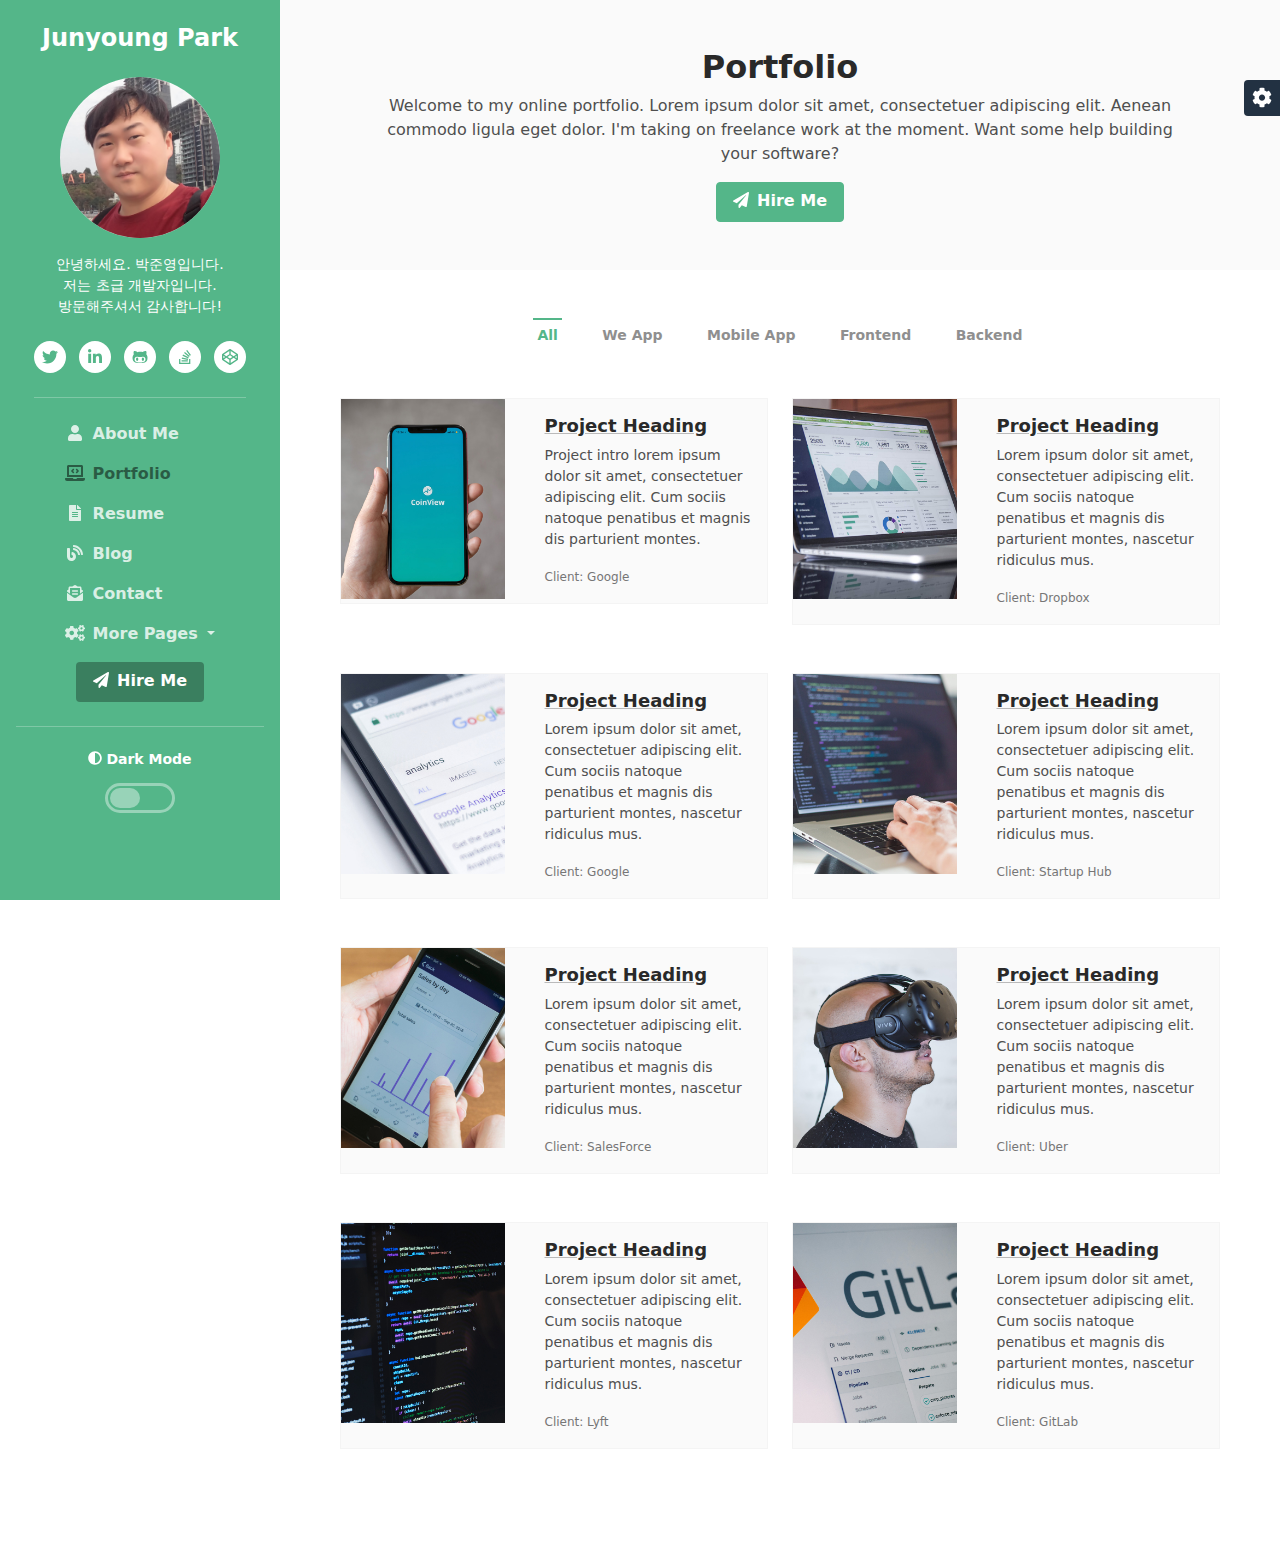
<file: portfolio.html>
<!DOCTYPE html>
<html lang="ko"> 
<head>
	<title>Computer JYP Blog For Developers</title>
    
    <!-- Meta -->
    <meta charset="utf-8">
    <meta http-equiv="X-UA-Compatible" content="IE=edge">
    <meta name="viewport" content="width=device-width, initial-scale=1.0">
    <meta name="description" content="DevCard Bootstrap 5 Template">
    <meta name="author" content="Xiaoying Riley at 3rd Wave Media">    
    <link rel="shortcut icon" href="favicon.ico"> 
    
    <!-- Google Fonts -->
	<link href="https://fonts.googleapis.com/css?family=Roboto:300,400,500,700" rel="stylesheet">
    
    <!-- FontAwesome JS -->
    <script defer src="assets/fontawesome/js/all.js"></script>
    
    <!-- Theme CSS -->  
    <link id="theme-style" rel="stylesheet" href="assets/css/theme-1.css">

</head> 

<body>
    
    <header class="header text-center">	    
		<div class="force-overflow">
			<h1 class="blog-name pt-lg-4 mb-0"><a class="no-text-decoration" href="index.html">Junyoung Park</a></h1>
			
			<nav class="navbar navbar-expand-lg navbar-dark" >
				
				<button class="navbar-toggler" type="button" data-bs-toggle="collapse" data-bs-target="#navigation" aria-controls="navigation" aria-expanded="false" aria-label="Toggle navigation">
					<span class="navbar-toggler-icon"></span>
				</button>
				
				<div id="navigation" class="collapse navbar-collapse flex-column" >
					<div class="profile-section pt-3 pt-lg-0">
						<img class="profile-image mb-3 rounded-circle mx-auto" src="assets/images/profile.png" alt="image" >			
						
						<div class="bio mb-3">안녕하세요. 박준영입니다.<br /> 저는 초급 개발자입니다.<br /> 방문해주셔서 감사합니다!</div><!--//bio-->
						<ul class="social-list list-inline py-2 mx-auto">
							<li class="list-inline-item"><a href="#"><i class="fab fa-twitter fa-fw"></i></a></li>
							<li class="list-inline-item"><a href="#"><i class="fab fa-linkedin-in fa-fw"></i></a></li>
							<li class="list-inline-item"><a href="#"><i class="fab fa-github-alt fa-fw"></i></a></li>
							<li class="list-inline-item"><a href="#"><i class="fab fa-stack-overflow fa-fw"></i></a></li>
							<li class="list-inline-item"><a href="#"><i class="fab fa-codepen fa-fw"></i></a></li>
						</ul><!--//social-list-->
						<hr> 
					</div><!--//profile-section-->
					
					<ul class="navbar-nav flex-column text-start">
						<li class="nav-item">
							<a class="nav-link" href="index.html"><i class="fas fa-user fa-fw me-2"></i>About Me</a>
						</li>
						<li class="nav-item">
							<a class="nav-link active" href="portfolio.html"><i class="fas fa-laptop-code fa-fw me-2"></i>Portfolio<span class="sr-only">(current)</span></a>
						</li>
						<li class="nav-item">
							<a class="nav-link" href="resume.html"><i class="fas fa-file-alt fa-fw me-2"></i>Resume</a>
						</li>
						<li class="nav-item">
							<a class="nav-link" href="blog-home.html"><i class="fas fa-blog fa-fw me-2"></i>Blog</a>
						</li>
						<li class="nav-item">
							<a class="nav-link" href="contact.html"><i class="fas fa-envelope-open-text fa-fw me-2"></i>Contact</a>
						</li>
						<li class="nav-item dropdown">
							<a class="nav-link dropdown-toggle" href="#" id="navbarDropdown" role="button" data-bs-toggle="dropdown" aria-expanded="false">
								<i class="fas fa-cogs fa-fw me-2"></i>More Pages
							</a>
							<ul class="dropdown-menu" aria-labelledby="navbarDropdown">
								<li><a class="dropdown-item" href="project.html">Project Page</a></li>
								<li><a class="dropdown-item" href="blog-home.html">Blog Home 1</a></li>
								<li><a class="dropdown-item" href="blog-home-alt.html">Blog Home 2</a></li>
								<li><a class="dropdown-item" href="blog-post.html">Blog Post</a></li>
							</ul>
						</li>
					</ul>
					
					<div class="my-2">
						<a class="btn btn-primary" href="contact.html" target="_blank"><i class="fas fa-paper-plane me-2"></i>Hire Me</a>
					</div>
					
	
					<div class="dark-mode-toggle text-center w-100">
						<hr class="mb-4">
					    <h4 class="toggle-name mb-3 "><i class="fas fa-adjust me-1"></i>Dark Mode</h4>
					    
					    <input class="toggle" id="darkmode" type="checkbox">
					    <label class="toggle-btn mx-auto mb-0" for="darkmode"></label>
					    
					</div><!--//dark-mode-toggle-->
				</div>
			</nav>
		</div><!--//force-overflow-->
	</header>
	    
    <div class="main-wrapper">
	    <section class="cta-section theme-bg-light py-5">
		    <div class="container text-center single-col-max-width">
			    <h2 class="heading">Portfolio</h2>
			    <div class="intro">
			    <p>Welcome to my online portfolio. Lorem ipsum dolor sit amet, consectetuer adipiscing elit. Aenean commodo ligula eget dolor. I'm taking on freelance work at the moment. Want some help building your software?</p>
			    
			    </div>
			    <a class="btn btn-primary" href="contact.html" target="_blank"><i class="fas fa-paper-plane me-2"></i>Hire Me</a>
			    
			    
		    </div><!--//container-->
	    </section>
	    <section class="projects-list px-3 py-5 p-md-5">
		    <div class="container">
			    <div class="text-center">
				    <ul id="filters" class="filters mb-5 mx-auto   ps-0">
		                <li class="type active mb-3 mb-lg-0" data-filter="*">All</li>
		                <li class="type  mb-3 mb-lg-0" data-filter=".webapp">We App</li>
		                <li class="type  mb-3 mb-lg-0" data-filter=".mobileapp">Mobile App</li>
		                <li class="type  mb-3 mb-lg-0" data-filter=".frontend">Frontend</li>
		                <li class="type  mb-3 mb-lg-0" data-filter=".backend">Backend</li>
		            </ul><!--//filters-->
			    </div>
	            
			    <div class="project-cards row isotope">
					<div class="isotope-item col-md-6 mb-5 mobileapp frontend">
						<div class="card project-card">
							<div class="row">
								<div class="col-12 col-xl-5 card-img-holder">
									<img src="assets/images/project/project-1.jpg" class="card-img" alt="image">
								</div>
								<div class="col-12 col-xl-7">
									<div class="card-body">
										<h5 class="card-title"><a href="project.html" class="theme-link">Project Heading</a></h5>
										<p class="card-text">Project intro lorem ipsum dolor sit amet, consectetuer adipiscing elit. Cum sociis natoque penatibus et magnis dis parturient montes.</p>
										<p class="card-text"><small class="text-muted">Client: Google</small></p>
									</div>
								</div>
							</div>
							<div class="link-mask">
								<a class="link-mask-link" href="project.html"></a>
								<div class="link-mask-text">
									<a class="btn btn-secondary" href="project.html">
										<i class="fas fa-eye me-2"></i>View Case Study
									</a>
								</div>
							</div><!--//link-mask-->
						</div><!--//card-->
					</div><!--//col-->
					<div class="isotope-item col-md-6 mb-5 webapp frontend">	
						<div class="card project-card">
							<div class="row">
								<div class="col-12 col-xl-5 card-img-holder">
									<img src="assets/images/project/project-2.jpg" class="card-img" alt="image">
								</div>
								<div class="col-12 col-xl-7">
									<div class="card-body">
										<h5 class="card-title"><a href="project.html" class="theme-link">Project Heading</a></h5>
										<p class="card-text">Lorem ipsum dolor sit amet, consectetuer adipiscing elit. Cum sociis natoque penatibus et magnis dis parturient montes, nascetur ridiculus mus. </p>
										<p class="card-text"><small class="text-muted">Client: Dropbox</small></p>
									</div>
								</div>
							</div>
							<div class="link-mask">
								<a class="link-mask-link" href="project.html"></a>
								<div class="link-mask-text">
									<a class="btn btn-secondary" href="project.html">
										<i class="fas fa-eye me-2"></i>View Case Study
									</a>
								</div>
							</div><!--//link-mask-->
						</div><!--//card-->
					</div><!--//col-->
					<div class="isotope-item col-md-6 mb-5 mobileapp">
						<div class="card project-card">
							<div class="row">
								<div class="col-12 col-xl-5 card-img-holder">
									<img src="assets/images/project/project-3.jpg" class="card-img" alt="image">
								</div>
								<div class="col-12 col-xl-7">
									<div class="card-body">
										<h5 class="card-title"><a href="project.html" class="theme-link">Project Heading</a></h5>
										<p class="card-text">Lorem ipsum dolor sit amet, consectetuer adipiscing elit. Cum sociis natoque penatibus et magnis dis parturient montes, nascetur ridiculus mus. </p>
										<p class="card-text"><small class="text-muted">Client: Google</small></p>
									</div>
								</div>
							</div>
							<div class="link-mask">
								<a class="link-mask-link" href="project.html"></a>
								<div class="link-mask-text">
									<a class="btn btn-secondary" href="project.html">
										<i class="fas fa-eye me-2"></i>View Case Study
									</a>
								</div>
							</div><!--//link-mask-->
						</div><!--//card-->
					</div><!--//col-->
					<div class="isotope-item col-md-6 mb-5 webapp backend">
						<div class="card project-card">
							<div class="row">
								<div class="col-12 col-xl-5 card-img-holder">
									<img src="assets/images/project/project-4.jpg" class="card-img" alt="image">
								</div>
								<div class="col-12 col-xl-7">
									<div class="card-body">
										<h5 class="card-title"><a href="project.html" class="theme-link">Project Heading</a></h5>
										<p class="card-text">Lorem ipsum dolor sit amet, consectetuer adipiscing elit. Cum sociis natoque penatibus et magnis dis parturient montes, nascetur ridiculus mus. </p>
										<p class="card-text"><small class="text-muted">Client: Startup Hub</small></p>
									</div>
								</div>
							</div>
							<div class="link-mask">
								<a class="link-mask-link" href="project.html"></a>
								<div class="link-mask-text">
									<a class="btn btn-secondary" href="project.html">
										<i class="fas fa-eye me-2"></i>View Case Study
									</a>
								</div>
							</div><!--//link-mask-->
						</div><!--//card-->
					</div><!--//col-->
					<div class="isotope-item col-md-6 mb-5 mobileapp frontend">
						<div class="card project-card">
							<div class="row">
								<div class="col-12 col-xl-5 card-img-holder">
									<img src="assets/images/project/project-5.jpg" class="card-img" alt="image">
								</div>
								<div class="col-12 col-xl-7">
									<div class="card-body">
										<h5 class="card-title"><a href="project.html" class="theme-link">Project Heading</a></h5>
										<p class="card-text">Lorem ipsum dolor sit amet, consectetuer adipiscing elit. Cum sociis natoque penatibus et magnis dis parturient montes, nascetur ridiculus mus. </p>
										<p class="card-text"><small class="text-muted">Client: SalesForce</small></p>
									</div>
								</div>
							</div>
							<div class="link-mask">
								<a class="link-mask-link" href="project.html"></a>
								<div class="link-mask-text">
									<a class="btn btn-secondary" href="project.html">
										<i class="fas fa-eye me-2"></i>View Case Study
									</a>
								</div>
							</div><!--//link-mask-->
						</div><!--//card-->
					</div><!--//col-->
					<div class="isotope-item col-md-6 mb-5 webapp backend">
						<div class="card project-card">
							<div class="row">
								<div class="col-12 col-xl-5 card-img-holder">
									<img src="assets/images/project/project-6.jpg" class="card-img" alt="image">
								</div>
								<div class="col-12 col-xl-7">
									<div class="card-body">
										<h5 class="card-title"><a href="project.html" class="theme-link">Project Heading</a></h5>
										<p class="card-text">Lorem ipsum dolor sit amet, consectetuer adipiscing elit. Cum sociis natoque penatibus et magnis dis parturient montes, nascetur ridiculus mus. </p>
										<p class="card-text"><small class="text-muted">Client: Uber</small></p>
									</div>
								</div>
							</div>
							<div class="link-mask">
								<a class="link-mask-link" href="project.html"></a>
								<div class="link-mask-text">
									<a class="btn btn-secondary" href="project.html">
										<i class="fas fa-eye me-2"></i>View Case Study
									</a>
								</div>
							</div><!--//link-mask-->
						</div><!--//card-->
					</div><!--//col-->
					<div class="isotope-item col-md-6 mb-5 webapp frontend backend">
						<div class="card project-card">
							<div class="row">
								<div class="col-12 col-xl-5 card-img-holder">
									<img src="assets/images/project/project-7.jpg" class="card-img" alt="image">
								</div>
								<div class="col-12 col-xl-7">
									<div class="card-body">
										<h5 class="card-title"><a href="project.html" class="theme-link">Project Heading</a></h5>
										<p class="card-text">Lorem ipsum dolor sit amet, consectetuer adipiscing elit. Cum sociis natoque penatibus et magnis dis parturient montes, nascetur ridiculus mus. </p>
										<p class="card-text"><small class="text-muted">Client: Lyft</small></p>
									</div>
								</div>
							</div>
							<div class="link-mask">
								<a class="link-mask-link" href="project.html"></a>
								<div class="link-mask-text">
									<a class="btn btn-secondary" href="project.html">
										<i class="fas fa-eye me-2"></i>View Case Study
									</a>
								</div>
							</div><!--//link-mask-->
						</div><!--//card-->
					</div><!--//col-->
					<div class="isotope-item col-md-6 mb-5 webapp frontend">
						<div class="card project-card">
							<div class="row">
								<div class="col-12 col-xl-5 card-img-holder">
									<img src="assets/images/project/project-8.jpg" class="card-img" alt="image">
								</div>
								<div class="col-12 col-xl-7">
									<div class="card-body">
										<h5 class="card-title"><a href="project.html" class="theme-link">Project Heading</a></h5>
										<p class="card-text">Lorem ipsum dolor sit amet, consectetuer adipiscing elit. Cum sociis natoque penatibus et magnis dis parturient montes, nascetur ridiculus mus. </p>
										<p class="card-text"><small class="text-muted">Client: GitLab</small></p>
									</div>
								</div>
							</div>
							<div class="link-mask">
								<a class="link-mask-link" href="project.html"></a>
								<div class="link-mask-text">
									<a class="btn btn-secondary" href="project.html">
										<i class="fas fa-eye me-2"></i>View Case Study
									</a>
								</div>
							</div><!--//link-mask-->
						</div><!--//card-->
					</div><!--//col-->
				</div><!--//row-->
			
		    </div>
	    </section>
    
    </div><!--//main-wrapper-->
    
    <!-- *****CONFIGURE STYLE (REMOVE ON YOUR PRODUCTION SITE)****** -->  
	<div id="config-panel" class="config-panel config-panel-hide d-none d-lg-block">
		<div class="panel-inner">
			<a id="config-trigger" class="config-trigger text-center" href="#"><i class="fas fa-cog mx-auto" data-fa-transform="down-6" ></i></a>
			<h5 class="panel-title">Choose Colour</h5>
			<ul id="color-options" class="list-inline mb-0">
				<li class="theme-1 active list-inline-item"><a data-style="assets/css/theme-1.css" href="#"></a></li>
				<li class="theme-2  list-inline-item"><a data-style="assets/css/theme-2.css" href="#"></a></li>
				<li class="theme-3  list-inline-item"><a data-style="assets/css/theme-3.css" href="#"></a></li>
				<li class="theme-4  list-inline-item"><a data-style="assets/css/theme-4.css" href="#"></a></li>
				<li class="theme-5  list-inline-item"><a data-style="assets/css/theme-5.css" href="#"></a></li>
				<li class="theme-6  list-inline-item"><a data-style="assets/css/theme-6.css" href="#"></a></li>
				<li class="theme-7  list-inline-item"><a data-style="assets/css/theme-7.css" href="#"></a></li>
				<li class="theme-8  list-inline-item"><a data-style="assets/css/theme-8.css" href="#"></a></li>
				<li class="theme-9  list-inline-item"><a data-style="assets/css/theme-9.css" href="#"></a></li>
				<li class="theme-10  list-inline-item"><a data-style="assets/css/theme-10.css" href="#"></a></li>
			</ul>
			<a id="config-close" class="close" href="#"><i class="fa fa-times-circle"></i></a>
		</div><!--//panel-inner-->
	</div><!--//configure-panel-->

    <!-- Javascript -->   
    <script src="assets/plugins/popper.min.js"></script> 
    <script src="assets/plugins/bootstrap/js/bootstrap.min.js"></script> 
    
    <!--Page Specific JS -->
    <script type="text/javascript" src="assets/plugins/imagesloaded.pkgd.min.js"></script> 
    <script type="text/javascript" src="assets/plugins/isotope.pkgd.min.js"></script> 
    
    <script type="text/javascript" src="assets/js/isotope-custom.js"></script>
    
    <!-- Dark Mode -->
	<script src="assets/plugins/js-cookie.min.js"></script>
	<script src="assets/js/dark-mode.js"></script>

    <!-- Style Switcher (REMOVE ON YOUR PRODUCTION SITE) -->
    <script src="assets/js/demo/style-switcher.js"></script>     
    

</body>
</html>
</file>
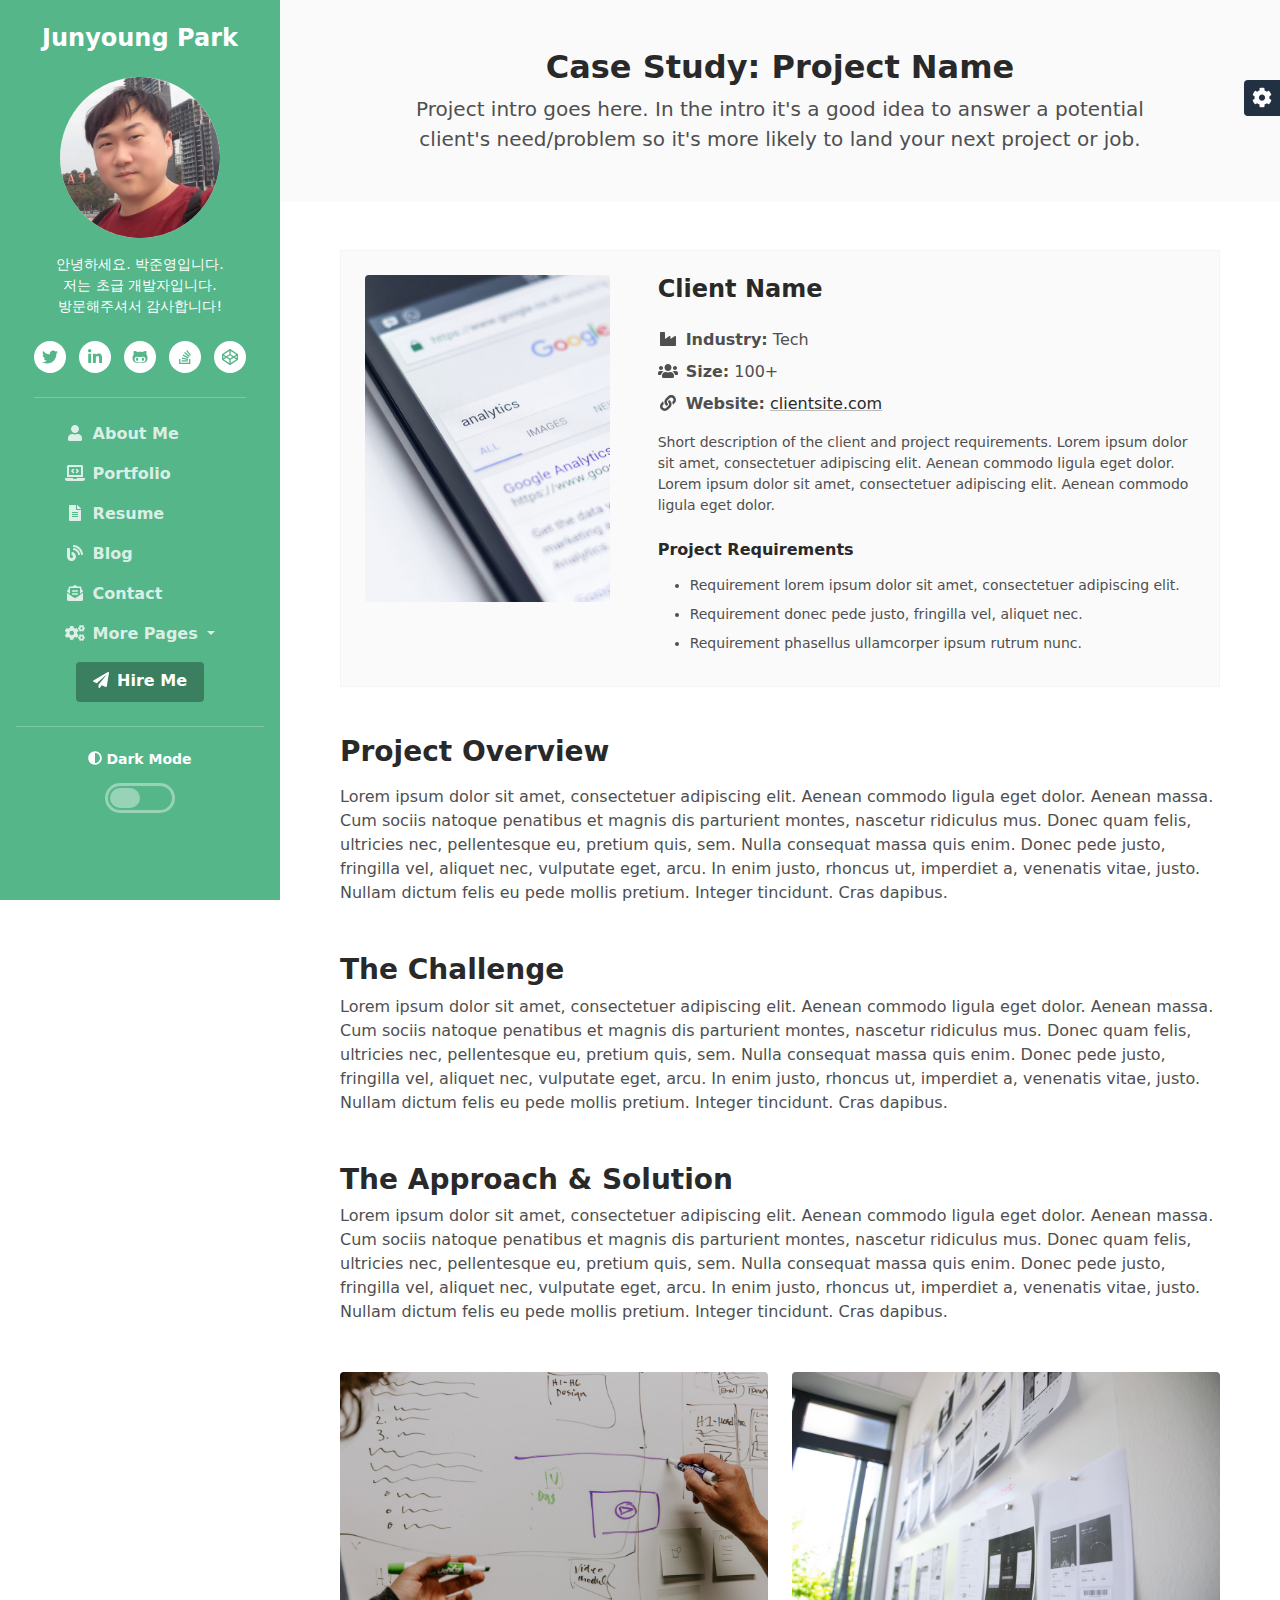
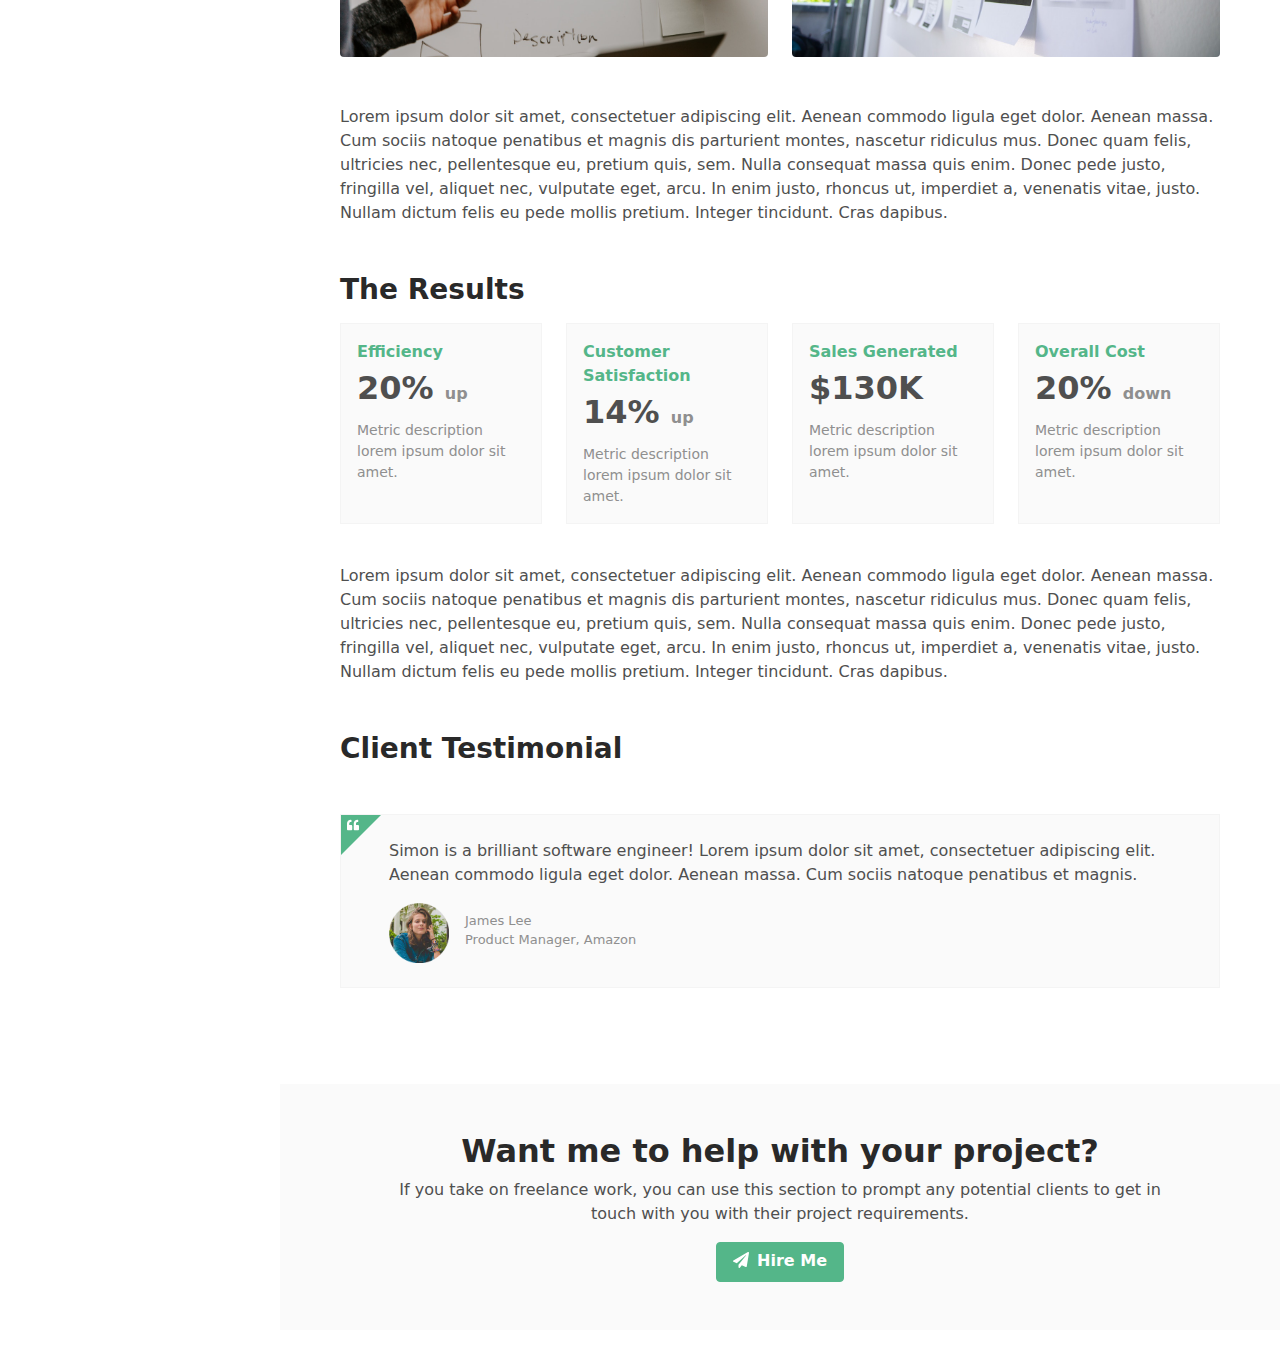
<file: project.html>
<!DOCTYPE html>
<html lang="ko"> 
<head>
	<title>Computer JYP Blog For Developers</title>
    
    <!-- Meta -->
    <meta charset="utf-8">
    <meta http-equiv="X-UA-Compatible" content="IE=edge">
    <meta name="viewport" content="width=device-width, initial-scale=1.0">
    <meta name="description" content="DevCard Bootstrap 5 Template">
    <meta name="author" content="Xiaoying Riley at 3rd Wave Media">    
    <link rel="shortcut icon" href="favicon.ico"> 
    
    <!-- Google Fonts -->
	<link href="https://fonts.googleapis.com/css?family=Roboto:300,400,500,700" rel="stylesheet">
    
    <!-- FontAwesome JS -->
    <script defer src="assets/fontawesome/js/all.js"></script>
    
    <!-- Theme CSS -->  
    <link id="theme-style" rel="stylesheet" href="assets/css/theme-1.css">

</head> 

<body>
    
    <header class="header text-center">	    
		<div class="force-overflow">
			<h1 class="blog-name pt-lg-4 mb-0"><a class="no-text-decoration" href="index.html">Junyoung Park</a></h1>
			
			<nav class="navbar navbar-expand-lg navbar-dark" >
				
				<button class="navbar-toggler" type="button" data-bs-toggle="collapse" data-bs-target="#navigation" aria-controls="navigation" aria-expanded="false" aria-label="Toggle navigation">
					<span class="navbar-toggler-icon"></span>
				</button>
				
				<div id="navigation" class="collapse navbar-collapse flex-column" >
					<div class="profile-section pt-3 pt-lg-0">
						<img class="profile-image mb-3 rounded-circle mx-auto" src="assets/images/profile.png" alt="image" >			
						
						<div class="bio mb-3">안녕하세요. 박준영입니다.<br /> 저는 초급 개발자입니다.<br /> 방문해주셔서 감사합니다!</div><!--//bio-->
						<ul class="social-list list-inline py-2 mx-auto">
							<li class="list-inline-item"><a href="#"><i class="fab fa-twitter fa-fw"></i></a></li>
							<li class="list-inline-item"><a href="#"><i class="fab fa-linkedin-in fa-fw"></i></a></li>
							<li class="list-inline-item"><a href="#"><i class="fab fa-github-alt fa-fw"></i></a></li>
							<li class="list-inline-item"><a href="#"><i class="fab fa-stack-overflow fa-fw"></i></a></li>
							<li class="list-inline-item"><a href="#"><i class="fab fa-codepen fa-fw"></i></a></li>
						</ul><!--//social-list-->
						<hr> 
					</div><!--//profile-section-->
					
					<ul class="navbar-nav flex-column text-start">
						<li class="nav-item">
							<a class="nav-link" href="index.html"><i class="fas fa-user fa-fw me-2"></i>About Me</a>
						</li>
						<li class="nav-item">
							<a class="nav-link" href="portfolio.html"><i class="fas fa-laptop-code fa-fw me-2"></i>Portfolio</a>
						</li>
						<li class="nav-item">
							<a class="nav-link" href="resume.html"><i class="fas fa-file-alt fa-fw me-2"></i>Resume</a>
						</li>
						<li class="nav-item">
							<a class="nav-link" href="blog-home.html"><i class="fas fa-blog fa-fw me-2"></i>Blog</a>
						</li>
						<li class="nav-item">
							<a class="nav-link" href="contact.html"><i class="fas fa-envelope-open-text fa-fw me-2"></i>Contact</a>
						</li>
						<li class="nav-item dropdown">
							<a class="nav-link dropdown-toggle" href="#" id="navbarDropdown" role="button" data-bs-toggle="dropdown" aria-expanded="false">
								<i class="fas fa-cogs fa-fw me-2"></i>More Pages
							</a>
							<ul class="dropdown-menu" aria-labelledby="navbarDropdown">
								<li><a class="dropdown-item" href="project.html">Project Page</a></li>
								<li><a class="dropdown-item" href="blog-home.html">Blog Home 1</a></li>
								<li><a class="dropdown-item" href="blog-home-alt.html">Blog Home 2</a></li>
								<li><a class="dropdown-item" href="blog-post.html">Blog Post</a></li>
							</ul>
						</li>
					</ul>
					
					<div class="my-2">
						<a class="btn btn-primary" href="contact.html" target="_blank"><i class="fas fa-paper-plane me-2"></i>Hire Me</a>
					</div>
					
	
					<div class="dark-mode-toggle text-center w-100">
						<hr class="mb-4">
					    <h4 class="toggle-name mb-3 "><i class="fas fa-adjust me-1"></i>Dark Mode</h4>
					    
					    <input class="toggle" id="darkmode" type="checkbox">
					    <label class="toggle-btn mx-auto mb-0" for="darkmode"></label>
					    
					</div><!--//dark-mode-toggle-->
				</div>
			</nav>
		</div><!--//force-overflow-->
	</header>
	    
    <div class="main-wrapper">
	    <section class="cta-section theme-bg-light py-5">
		    <div class="container single-col-max-width">
			    <h2 class="heading text-center">Case Study: Project Name</h2>
			    <div class="project-intro text-center">
					<p class="mb-0 lead">Project intro goes here. In the intro it's a good idea to answer a potential client's need/problem so it's more likely to land your next project or job.</p>
				</div>
			    
		    </div><!--//container-->
	    </section>
	    <section class="project px-3 py-5 p-md-5">
		    <div class="container">
			    <div class="project-meta theme-bg-light p-4">
				    <div class="row g-4 g-lg-5">
					    <div class="col-md-5 col-lg-4 col-xxl-3 d-none d-md-block">
					        <img class="project-thumb img-fluid rounded" src="assets/images/project/project-3.jpg" alt="">
					    </div><!--//col-->
						<div class="col-12 col-md-7 col-lg-8 col-xxl-9">
						    <div class="client-info">
							    <h3 class="client-name font-weight-bold mb-4">Client Name</h3>
							    <ul class="client-meta list-unstyled">
								    <li class="mb-2"><i class="fas fa-industry fa-fw me-2"></i><strong>Industry:</strong> Tech</li>
								    <li class="mb-2"><i class="fas fa-users fa-fw me-2"></i><strong>Size:</strong> 100+</li>
								    <li class="mb-2"><strong><i class="fas fa-link fa-fw me-2"></i>Website:</strong> <a class="theme-link" href="#">clientsite.com</a></li>
								    
							    </ul>
							    <div class="client-bio mb-4">Short description of the client and project requirements. Lorem ipsum dolor sit amet, consectetuer adipiscing elit. Aenean commodo ligula eget dolor. Lorem ipsum dolor sit amet, consectetuer adipiscing elit. Aenean commodo ligula eget dolor.</div>
							    <h4 class="subheading mb-3">Project Requirements</h4>
							    <ul class="mb-0">
								    <li class="mb-2">Requirement lorem ipsum dolor sit amet, consectetuer adipiscing elit.</li>
								    <li class="mb-2">Requirement donec pede justo, fringilla vel, aliquet nec.</li>
								    <li class="mb-2">Requirement phasellus ullamcorper ipsum rutrum nunc. </li>
							    </ul>
						    </div><!--//client-info-->					
						</div><!--//col-->
				    </div><!--//row-->
				</div><!--//project-meta-->
				<div class="project-sections py-5">
					<div class="project-section mb-5">
					    <h3 class="project-section-title mb-3">Project Overview</h3>
					    <p>Lorem ipsum dolor sit amet, consectetuer adipiscing elit. Aenean commodo ligula eget dolor. Aenean massa. Cum sociis natoque penatibus et magnis dis parturient montes, nascetur ridiculus mus. Donec quam felis, ultricies nec, pellentesque eu, pretium quis, sem. Nulla consequat massa quis enim. Donec pede justo, fringilla vel, aliquet nec, vulputate eget, arcu. In enim justo, rhoncus ut, imperdiet a, venenatis vitae, justo. Nullam dictum felis eu pede mollis pretium. Integer tincidunt. Cras dapibus. </p>
					</div><!--//project-section-->
					
					<div class="project-section mb-5">
					     <h3 class="project-section-title">The Challenge</h3>
					    <p>Lorem ipsum dolor sit amet, consectetuer adipiscing elit. Aenean commodo ligula eget dolor. Aenean massa. Cum sociis natoque penatibus et magnis dis parturient montes, nascetur ridiculus mus. Donec quam felis, ultricies nec, pellentesque eu, pretium quis, sem. Nulla consequat massa quis enim. Donec pede justo, fringilla vel, aliquet nec, vulputate eget, arcu. In enim justo, rhoncus ut, imperdiet a, venenatis vitae, justo. Nullam dictum felis eu pede mollis pretium. Integer tincidunt. Cras dapibus. </p>
					     
					</div><!--//project-section-->
					
					<div class="project-section mb-5">
					     <h3 class="project-section-title">The Approach &amp; Solution</h3>
					    <p>Lorem ipsum dolor sit amet, consectetuer adipiscing elit. Aenean commodo ligula eget dolor. Aenean massa. Cum sociis natoque penatibus et magnis dis parturient montes, nascetur ridiculus mus. Donec quam felis, ultricies nec, pellentesque eu, pretium quis, sem. Nulla consequat massa quis enim. Donec pede justo, fringilla vel, aliquet nec, vulputate eget, arcu. In enim justo, rhoncus ut, imperdiet a, venenatis vitae, justo. Nullam dictum felis eu pede mollis pretium. Integer tincidunt. Cras dapibus. </p>
					    <div class="row mt-5">
						    <div class="col-12 col-lg-6 mb-5">
							    <img class="img-fluid rounded" src="assets/images/project/project-figure-1.jpg" alt="image">
						    </div>
						    <div class="col-12 col-lg-6 mb-5">
							    <img class="img-fluid rounded" src="assets/images/project/project-figure-2.jpg" alt="image">
						    </div>
					    </div>
						    
					    <p>Lorem ipsum dolor sit amet, consectetuer adipiscing elit. Aenean commodo ligula eget dolor. Aenean massa. Cum sociis natoque penatibus et magnis dis parturient montes, nascetur ridiculus mus. Donec quam felis, ultricies nec, pellentesque eu, pretium quis, sem. Nulla consequat massa quis enim. Donec pede justo, fringilla vel, aliquet nec, vulputate eget, arcu. In enim justo, rhoncus ut, imperdiet a, venenatis vitae, justo. Nullam dictum felis eu pede mollis pretium. Integer tincidunt. Cras dapibus. </p>
					     
					</div><!--//project-section-->
					
					<div class="project-section mb-5">
					     <h3 class="project-section-title mb-3">The Results</h3>
					     
					     <div class="metrics mb-4">
						     <div class="row">
							     <div class="metric col-6 col-xl-3 mb-3">
								     <div class="inner p-3 theme-bg-light">
									     <div class="metric-name">Efficiency</div>
									     <div class="metric-data mb-2">20% <span class="unit">up</span></div>
									     <div class="metric-desc">Metric description lorem ipsum dolor sit amet.</div>
								     </div>
							     </div><!--//metric-->
							     <div class="metric col-6 col-xl-3 mb-3">
								     <div class="inner p-3 theme-bg-light">
									     <div class="metric-name">Customer Satisfaction</div>
									     <div class="metric-data mb-2">14% <span class="unit">up</span></div>
									     <div class="metric-desc">Metric description lorem ipsum dolor sit amet.</div>
								     </div>
							     </div><!--//metric-->
							     <div class="metric col-6 col-xl-3 mb-3">
								     <div class="inner p-3 theme-bg-light">
									     <div class="metric-name">Sales Generated</div>
									     <div class="metric-data mb-2">$130K</div>
									     <div class="metric-desc">Metric description lorem ipsum dolor sit amet.</div>
								     </div>
							     </div><!--//metric-->
							     <div class="metric col-6 col-xl-3 mb-3">
								     <div class="inner p-3 theme-bg-light">
									     <div class="metric-name">Overall Cost</div>
									     <div class="metric-data mb-2">20% <span class="unit">down</span></div>
									     <div class="metric-desc">Metric description lorem ipsum dolor sit amet.</div>
								     </div>
							     </div><!--//metric-->
						     </div><!--//row-->
					     </div><!--//metrics-->
					     
					    <p>Lorem ipsum dolor sit amet, consectetuer adipiscing elit. Aenean commodo ligula eget dolor. Aenean massa. Cum sociis natoque penatibus et magnis dis parturient montes, nascetur ridiculus mus. Donec quam felis, ultricies nec, pellentesque eu, pretium quis, sem. Nulla consequat massa quis enim. Donec pede justo, fringilla vel, aliquet nec, vulputate eget, arcu. In enim justo, rhoncus ut, imperdiet a, venenatis vitae, justo. Nullam dictum felis eu pede mollis pretium. Integer tincidunt. Cras dapibus. </p>
					     
					</div><!--//project-section-->
					
					<div class="project-section mb-5">
					     <h3 class="project-section-title mb-3">Client Testimonial</h3>
                    </div><!--//project-section-->
				    <div class="client-quote">
						<div class="quote-holder">
							<blockquote class="quote-content">
								Simon is a brilliant software engineer! Lorem ipsum dolor sit amet, consectetuer adipiscing elit. Aenean commodo ligula eget dolor. Aenean massa. Cum sociis natoque penatibus et magnis.
							</blockquote>
							<i class="fas fa-quote-left"></i>
						</div><!--//quote-holder-->
						<div class="source-holder">
							<div class="source-profile">
								<img src="assets/images/clients/profile-4.png" alt="image"/>
							</div>
							<div class="meta">
								<div class="name">James Lee</div>
								<div class="info">Product Manager, Amazon</div>
							</div>
						</div>
					</div>
				</div>
		    </div>
	    </section>
	    
	    <section class="promo-section theme-bg-light py-5 text-center">
		    <div class="container single-col-max-width">
			    <h2 class="title">Want me to help with your project?</h2>
			    <p>If you take on freelance work, you can use this section to prompt any potential clients to get in touch with you with their project requirements.</p>
                <div class="text-center"><a class="btn btn-primary" href="contact.html" target="_blank"><i class="fas fa-paper-plane me-2"></i>Hire Me</a></div>
		    </div><!--//container-->
	    </section><!--//promo-section-->
    
    </div><!--//main-wrapper-->
    
    <!-- *****CONFIGURE STYLE (REMOVE ON YOUR PRODUCTION SITE)****** -->  
	<div id="config-panel" class="config-panel config-panel-hide d-none d-lg-block">
		<div class="panel-inner">
			<a id="config-trigger" class="config-trigger text-center" href="#"><i class="fas fa-cog mx-auto" data-fa-transform="down-6" ></i></a>
			<h5 class="panel-title">Choose Colour</h5>
			<ul id="color-options" class="list-inline mb-0">
				<li class="theme-1 active list-inline-item"><a data-style="assets/css/theme-1.css" href="#"></a></li>
				<li class="theme-2  list-inline-item"><a data-style="assets/css/theme-2.css" href="#"></a></li>
				<li class="theme-3  list-inline-item"><a data-style="assets/css/theme-3.css" href="#"></a></li>
				<li class="theme-4  list-inline-item"><a data-style="assets/css/theme-4.css" href="#"></a></li>
				<li class="theme-5  list-inline-item"><a data-style="assets/css/theme-5.css" href="#"></a></li>
				<li class="theme-6  list-inline-item"><a data-style="assets/css/theme-6.css" href="#"></a></li>
				<li class="theme-7  list-inline-item"><a data-style="assets/css/theme-7.css" href="#"></a></li>
				<li class="theme-8  list-inline-item"><a data-style="assets/css/theme-8.css" href="#"></a></li>
				<li class="theme-9  list-inline-item"><a data-style="assets/css/theme-9.css" href="#"></a></li>
				<li class="theme-10  list-inline-item"><a data-style="assets/css/theme-10.css" href="#"></a></li>
			</ul>
			<a id="config-close" class="close" href="#"><i class="fa fa-times-circle"></i></a>
		</div><!--//panel-inner-->
	</div><!--//configure-panel-->

    <!-- Javascript -->          
    <script src="assets/plugins/popper.min.js"></script> 
    <script src="assets/plugins/bootstrap/js/bootstrap.min.js"></script> 
    
    <!-- Dark Mode -->
	<script src="assets/plugins/js-cookie.min.js"></script>
	<script src="assets/js/dark-mode.js"></script>

    <!-- Style Switcher (REMOVE ON YOUR PRODUCTION SITE) -->
    <script src="assets/js/demo/style-switcher.js"></script>     
    

</body>
</html>
</file>
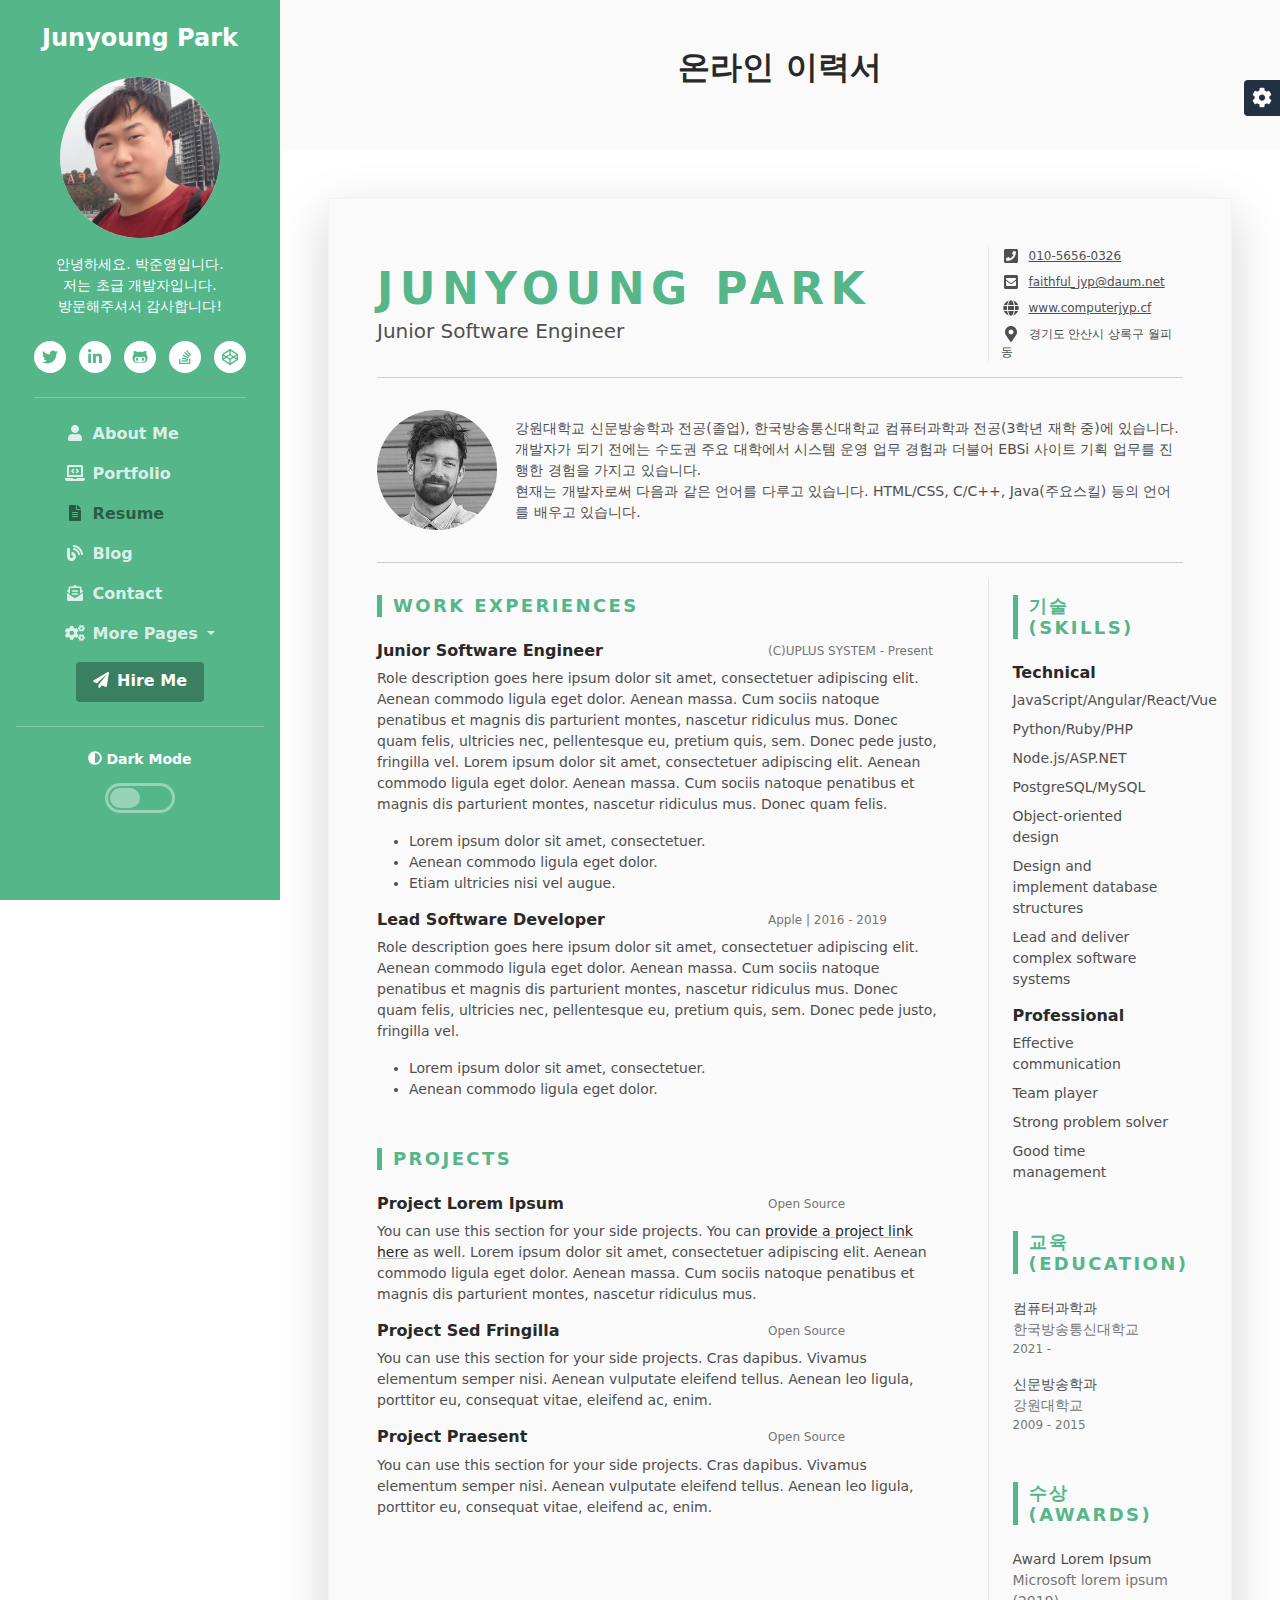
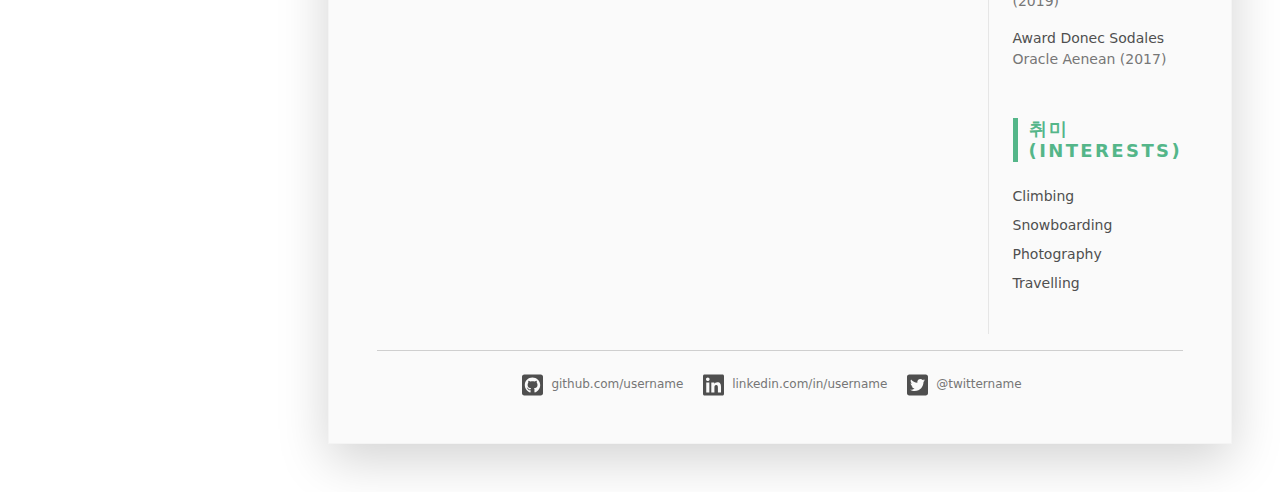
<file: resume.html>
<!DOCTYPE html>
<html lang="ko">
  <head>
    <title>Computer JYP Blog For Developers</title>

    <!-- Meta -->
    <meta charset="utf-8" />
    <meta http-equiv="X-UA-Compatible" content="IE=edge" />
    <meta name="viewport" content="width=device-width, initial-scale=1.0" />
    <meta name="description" content="DevCard Bootstrap 5 Template" />
    <meta name="author" content="Xiaoying Riley at 3rd Wave Media" />
    <link rel="shortcut icon" href="favicon.ico" />

    <!-- Google Fonts -->
    <link
      href="https://fonts.googleapis.com/css?family=Roboto:300,400,500,700,900"
      rel="stylesheet"
    />

    <!-- FontAwesome JS -->
    <script defer src="assets/fontawesome/js/all.js"></script>

    <!-- Theme CSS -->
    <link id="theme-style" rel="stylesheet" href="assets/css/theme-1.css" />
  </head>

  <body>
    <header class="header text-center">
      <div class="force-overflow">
        <h1 class="blog-name pt-lg-4 mb-0">
          <a class="no-text-decoration" href="index.html">Junyoung Park</a>
        </h1>

        <nav class="navbar navbar-expand-lg navbar-dark">
          <button
            class="navbar-toggler"
            type="button"
            data-bs-toggle="collapse"
            data-bs-target="#navigation"
            aria-controls="navigation"
            aria-expanded="false"
            aria-label="Toggle navigation"
          >
            <span class="navbar-toggler-icon"></span>
          </button>

          <div id="navigation" class="collapse navbar-collapse flex-column">
            <div class="profile-section pt-3 pt-lg-0">
              <img
                class="profile-image mb-3 rounded-circle mx-auto"
                src="assets/images/profile.png"
                alt="image"
              />

              <div class="bio mb-3">
                안녕하세요. 박준영입니다.<br />
                저는 초급 개발자입니다.<br />
                방문해주셔서 감사합니다!
              </div>
              <!--//bio-->
              <ul class="social-list list-inline py-2 mx-auto">
                <li class="list-inline-item">
                  <a href="#"><i class="fab fa-twitter fa-fw"></i></a>
                </li>
                <li class="list-inline-item">
                  <a href="#"><i class="fab fa-linkedin-in fa-fw"></i></a>
                </li>
                <li class="list-inline-item">
                  <a href="#"><i class="fab fa-github-alt fa-fw"></i></a>
                </li>
                <li class="list-inline-item">
                  <a href="#"><i class="fab fa-stack-overflow fa-fw"></i></a>
                </li>
                <li class="list-inline-item">
                  <a href="#"><i class="fab fa-codepen fa-fw"></i></a>
                </li>
              </ul>
              <!--//social-list-->
              <hr />
            </div>
            <!--//profile-section-->

            <ul class="navbar-nav flex-column text-start">
              <li class="nav-item">
                <a class="nav-link" href="index.html"
                  ><i class="fas fa-user fa-fw me-2"></i>About Me</a
                >
              </li>
              <li class="nav-item">
                <a class="nav-link" href="portfolio.html"
                  ><i class="fas fa-laptop-code fa-fw me-2"></i>Portfolio</a
                >
              </li>
              <li class="nav-item">
                <a class="nav-link active" href="resume.html"
                  ><i class="fas fa-file-alt fa-fw me-2"></i>Resume<span
                    class="sr-only"
                    >(current)</span
                  ></a
                >
              </li>
              <li class="nav-item">
                <a class="nav-link" href="blog-home.html"
                  ><i class="fas fa-blog fa-fw me-2"></i>Blog</a
                >
              </li>
              <li class="nav-item">
                <a class="nav-link" href="contact.html"
                  ><i class="fas fa-envelope-open-text fa-fw me-2"></i
                  >Contact</a
                >
              </li>
              <li class="nav-item dropdown">
                <a
                  class="nav-link dropdown-toggle"
                  href="#"
                  id="navbarDropdown"
                  role="button"
                  data-bs-toggle="dropdown"
                  aria-expanded="false"
                >
                  <i class="fas fa-cogs fa-fw me-2"></i>More Pages
                </a>
                <ul class="dropdown-menu" aria-labelledby="navbarDropdown">
                  <li>
                    <a class="dropdown-item" href="project.html"
                      >Project Page</a
                    >
                  </li>
                  <li>
                    <a class="dropdown-item" href="blog-home.html"
                      >Blog Home 1</a
                    >
                  </li>
                  <li>
                    <a class="dropdown-item" href="blog-home-alt.html"
                      >Blog Home 2</a
                    >
                  </li>
                  <li>
                    <a class="dropdown-item" href="blog-post.html">Blog Post</a>
                  </li>
                </ul>
              </li>
            </ul>

            <div class="my-2">
              <a class="btn btn-primary" href="contact.html" target="_blank"
                ><i class="fas fa-paper-plane me-2"></i>Hire Me</a
              >
            </div>

            <div class="dark-mode-toggle text-center w-100">
              <hr class="mb-4" />
              <h4 class="toggle-name mb-3">
                <i class="fas fa-adjust me-1"></i>Dark Mode
              </h4>

              <input class="toggle" id="darkmode" type="checkbox" />
              <label class="toggle-btn mx-auto mb-0" for="darkmode"></label>
            </div>
            <!--//dark-mode-toggle-->
          </div>
        </nav>
      </div>
      <!--//force-overflow-->
    </header>

    <div class="main-wrapper">
      <section class="cta-section theme-bg-light py-5">
        <div class="container text-center single-col-max-width">
          <h2 class="heading mb-3">온라인 이력서</h2>
        </div>
        <!--//container(이력서 상단표시)-->
      </section>
      <div class="container resume-container px-3 px-lg-5">
        <article
          class="resume-wrapper mx-auto theme-bg-light p-5 mb-5 my-5 shadow-lg"
        >
          <div class="resume-header">
            <div class="row align-items-center">
              <div class="resume-title col-12 col-md-6 col-lg-8 col-xl-9">
                <h2 class="resume-name mb-0 text-uppercase">Junyoung Park</h2>
                <div class="resume-tagline mb-3 mb-md-0">
                  Junior Software Engineer
                </div>
              </div>
              <!--//이력서 타이틀 부분 끝-->
              <div class="resume-contact col-12 col-md-6 col-lg-4 col-xl-3">
                <ul class="list-unstyled mb-0">
                  <li class="mb-2">
                    <i class="fas fa-phone-square fa-fw fa-lg me-2"></i
                    ><a class="resume-link" href="tel:#">010-5656-0326</a>
                  </li>
                  <li class="mb-2">
                    <i class="fas fa-envelope-square fa-fw fa-lg me-2"></i
                    ><a class="resume-link" href="mailto:#"
                      >faithful_jyp@daum.net</a
                    >
                  </li>
                  <li class="mb-2">
                    <i class="fas fa-globe fa-fw fa-lg me-2"></i
                    ><a class="resume-link" href="#">www.computerjyp.cf</a>
                  </li>
                  <li class="mb-0">
                    <i class="fas fa-map-marker-alt fa-fw fa-lg me-2"></i>경기도
                    안산시 상록구 월피동
                  </li>
                </ul>
              </div>
              <!--//이력서 연락처 끝-->
            </div>
            <!--//row-->
          </div>
          <!--//이력서 헤드부분-->
          <hr />
          <div class="resume-intro py-3">
            <div class="row align-items-center">
              <div class="col-12 col-md-3 col-xl-2 text-center">
                <img
                  class="
                    resume-profile-image
                    mb-3 mb-md-0
                    me-md-5
                    ms-md-0
                    rounded
                    mx-auto
                  "
                  src="assets/images/resume-profile.png"
                  alt="image"
                />
              </div>

              <div class="col text-start">
                <p class="mb-0">
                  강원대학교 신문방송학과 전공(졸업), 한국방송통신대학교
                  컴퓨터과학과 전공(3학년 재학 중)에 있습니다.<br />
                  개발자가 되기 전에는 수도권 주요 대학에서 시스템 운영 업무
                  경험과 더불어 EBSi 사이트 기획 업무를 진행한 경험을 가지고
                  있습니다.<br />
                  현재는 개발자로써 다음과 같은 언어를 다루고 있습니다.
                  HTML/CSS, C/C++, Java(주요스킬) 등의 언어를 배우고 있습니다.
                </p>
              </div>
              <!--//col-->
            </div>
          </div>
          <!--//이력서 도입부-->
          <hr />
          <div class="resume-body">
            <div class="row">
              <div class="resume-main col-12 col-lg-8 col-xl-9 pe-0 pe-lg-5">
                <section class="work-section py-3">
                  <h3 class="text-uppercase resume-section-heading mb-4">
                    Work Experiences
                  </h3>
                  <div class="item mb-3">
                    <div class="item-heading row align-items-center mb-2">
                      <h4
                        class="item-title col-12 col-md-6 col-lg-8 mb-2 mb-md-0"
                      >
                        Junior Software Engineer
                      </h4>
                      <div
                        class="
                          item-meta
                          col-12 col-md-6 col-lg-4
                          text-muted text-start text-md-right
                        "
                      >
                        (C)UPLUS SYSTEM - Present
                      </div>
                    </div>
                    <div class="item-content">
                      <p>
                        Role description goes here ipsum dolor sit amet,
                        consectetuer adipiscing elit. Aenean commodo ligula eget
                        dolor. Aenean massa. Cum sociis natoque penatibus et
                        magnis dis parturient montes, nascetur ridiculus mus.
                        Donec quam felis, ultricies nec, pellentesque eu,
                        pretium quis, sem. Donec pede justo, fringilla vel.
                        Lorem ipsum dolor sit amet, consectetuer adipiscing
                        elit. Aenean commodo ligula eget dolor. Aenean massa.
                        Cum sociis natoque penatibus et magnis dis parturient
                        montes, nascetur ridiculus mus. Donec quam felis.
                      </p>
                      <ul class="resume-list">
                        <li>Lorem ipsum dolor sit amet, consectetuer.</li>
                        <li>Aenean commodo ligula eget dolor.</li>
                        <li>Etiam ultricies nisi vel augue.</li>
                      </ul>
                    </div>
                  </div>
                  <!--//item-->
                  <div class="item mb-3">
                    <div class="item-heading row align-items-center mb-2">
                      <h4
                        class="item-title col-12 col-md-6 col-lg-8 mb-2 mb-md-0"
                      >
                        Lead Software Developer
                      </h4>
                      <div
                        class="
                          item-meta
                          col-12 col-md-6 col-lg-4
                          text-muted text-start text-md-right
                        "
                      >
                        Apple | 2016 - 2019
                      </div>
                    </div>
                    <div class="item-content">
                      <p>
                        Role description goes here ipsum dolor sit amet,
                        consectetuer adipiscing elit. Aenean commodo ligula eget
                        dolor. Aenean massa. Cum sociis natoque penatibus et
                        magnis dis parturient montes, nascetur ridiculus mus.
                        Donec quam felis, ultricies nec, pellentesque eu,
                        pretium quis, sem. Donec pede justo, fringilla vel.
                      </p>
                      <ul class="resume-list">
                        <li>Lorem ipsum dolor sit amet, consectetuer.</li>
                        <li>Aenean commodo ligula eget dolor.</li>
                      </ul>
                    </div>
                  </div>
                </section>
                <!--//work-section-->

                <section class="project-section py-3">
                  <h3 class="text-uppercase resume-section-heading mb-4">
                    Projects
                  </h3>
                  <div class="item mb-3">
                    <div class="item-heading row align-items-center mb-2">
                      <h4
                        class="item-title col-12 col-md-6 col-lg-8 mb-2 mb-md-0"
                      >
                        Project Lorem Ipsum
                      </h4>
                      <div
                        class="
                          item-meta
                          col-12 col-md-6 col-lg-4
                          text-muted text-start text-md-right
                        "
                      >
                        Open Source
                      </div>
                    </div>
                    <div class="item-content">
                      <p>
                        You can use this section for your side projects. You can
                        <a href="#" class="theme-link"
                          >provide a project link here</a
                        >
                        as well. Lorem ipsum dolor sit amet, consectetuer
                        adipiscing elit. Aenean commodo ligula eget dolor.
                        Aenean massa. Cum sociis natoque penatibus et magnis dis
                        parturient montes, nascetur ridiculus mus.
                      </p>
                    </div>
                  </div>
                  <!--//item-->
                  <div class="item">
                    <div class="item-heading row align-items-center mb-2">
                      <h4
                        class="item-title col-12 col-md-6 col-lg-8 mb-2 mb-md-0"
                      >
                        Project Sed Fringilla
                      </h4>
                      <div
                        class="
                          item-meta
                          col-12 col-md-6 col-lg-4
                          text-muted text-start text-md-right
                        "
                      >
                        Open Source
                      </div>
                    </div>
                    <div class="item-content">
                      <p>
                        You can use this section for your side projects. Cras
                        dapibus. Vivamus elementum semper nisi. Aenean vulputate
                        eleifend tellus. Aenean leo ligula, porttitor eu,
                        consequat vitae, eleifend ac, enim.
                      </p>
                    </div>
                  </div>
                  <!--//item-->
                  <div class="item">
                    <div class="item-heading row align-items-center mb-2">
                      <h4
                        class="item-title col-12 col-md-6 col-lg-8 mb-2 mb-md-0"
                      >
                        Project Praesent
                      </h4>
                      <div
                        class="
                          item-meta
                          col-12 col-md-6 col-lg-4
                          text-muted text-start text-md-right
                        "
                      >
                        Open Source
                      </div>
                    </div>
                    <div class="item-content">
                      <p>
                        You can use this section for your side projects. Cras
                        dapibus. Vivamus elementum semper nisi. Aenean vulputate
                        eleifend tellus. Aenean leo ligula, porttitor eu,
                        consequat vitae, eleifend ac, enim.
                      </p>
                    </div>
                  </div>
                  <!--//item-->
                </section>
                <!--//project-section-->
              </div>
              <!--//resume-main-->
              <aside
                class="resume-aside col-12 col-lg-4 col-xl-3 px-lg-4 pb-lg-4"
              >
                <section class="skills-section py-3">
                  <h3 class="text-uppercase resume-section-heading mb-4">
                    기술(Skills)
                  </h3>
                  <div class="item">
                    <h4 class="item-title">Technical</h4>
                    <ul class="list-unstyled resume-skills-list">
                      <li class="mb-2">JavaScript/Angular/React/Vue</li>
                      <li class="mb-2">Python/Ruby/PHP</li>
                      <li></li>
                      <li class="mb-2">Node.js/ASP.NET</li>
                      <li class="mb-2">PostgreSQL/MySQL</li>
                      <li class="mb-2">Object-oriented design</li>
                      <li class="mb-2">
                        Design and implement database structures
                      </li>
                      <li>Lead and deliver complex software systems</li>
                    </ul>
                  </div>
                  <!--//item(상세)-->
                  <div class="item">
                    <h4 class="item-title">Professional</h4>
                    <ul class="list-unstyled resume-skills-list">
                      <li class="mb-2">Effective communication</li>
                      <li class="mb-2">Team player</li>
                      <li></li>
                      <li class="mb-2">Strong problem solver</li>
                      <li>Good time management</li>
                    </ul>
                  </div>
                  <!--//item-->
                </section>
                <!--//기술영역 끝-->
                <section class="education-section py-3">
                  <h3 class="text-uppercase resume-section-heading mb-4">
                    교육(Education)
                  </h3>
                  <ul class="list-unstyled resume-education-list">
                    <li class="mb-3">
                      <div class="resume-degree font-weight-bold">
                        컴퓨터과학과
                      </div>
                      <div class="resume-degree-org text-muted">
                        한국방송통신대학교
                      </div>
                      <div class="resume-degree-time text-muted">2021 -</div>
                    </li>
                    <li>
                      <div class="resume-degree font-weight-bold">
                        신문방송학과
                      </div>
                      <div class="resume-degree-org text-muted">강원대학교</div>
                      <div class="resume-degree-time text-muted">
                        2009 - 2015
                      </div>
                    </li>
                  </ul>
                </section>
                <!--//학업영역 끝-->
                <section class="education-section py-3">
                  <h3 class="text-uppercase resume-section-heading mb-4">
                    수상(Awards)
                  </h3>
                  <ul class="list-unstyled resume-awards-list">
                    <li class="mb-3">
                      <div class="font-weight-bold">Award Lorem Ipsum</div>
                      <div class="text-muted">Microsoft lorem ipsum (2019)</div>
                    </li>
                    <li>
                      <div class="font-weight-bold">Award Donec Sodales</div>
                      <div class="text-muted">Oracle Aenean (2017)</div>
                    </li>
                  </ul>
                </section>
                <!--//수상영역 끝-->
                <section class="skills-section py-3">
                  <h3 class="text-uppercase resume-section-heading mb-4">
                    취미(Interests)
                  </h3>
                  <ul class="list-unstyled resume-interests-list mb-0">
                    <li class="mb-2">Climbing</li>
                    <li class="mb-2">Snowboarding</li>
                    <li class="mb-2">Photography</li>
                    <li>Travelling</li>
                  </ul>
                </section>
                <!--//취미영역 끝-->
              </aside>
              <!--//resume-aside-->
            </div>
            <!--//row-->
          </div>
          <!--//resume-body-->
          <hr />
          <div class="resume-footer text-center">
            <ul
              class="
                resume-social-list
                list-inline
                mx-auto
                mb-0
                d-inline-block
                text-muted
              "
            >
              <li class="list-inline-item mb-lg-0 me-3">
                <a class="resume-link" href="#"
                  ><i
                    class="fab fa-github-square fa-2x me-2"
                    data-fa-transform="down-4"
                  ></i
                  ><span class="d-none d-lg-inline-block text-muted"
                    >github.com/username</span
                  ></a
                >
              </li>
              <li class="list-inline-item mb-lg-0 me-3">
                <a class="resume-link" href="#"
                  ><i
                    class="fab fa-linkedin fa-2x me-2"
                    data-fa-transform="down-4"
                  ></i
                  ><span class="d-none d-lg-inline-block text-muted"
                    >linkedin.com/in/username</span
                  ></a
                >
              </li>
              <li class="list-inline-item mb-lg-0 me-lg-3">
                <a class="resume-link" href="#"
                  ><i
                    class="fab fa-twitter-square fa-2x me-2"
                    data-fa-transform="down-4"
                  ></i
                  ><span class="d-none d-lg-inline-block text-muted"
                    >@twittername</span
                  ></a
                >
              </li>
            </ul>
          </div>
          <!--//resume-footer-->
        </article>
      </div>
      <!--//container-->
    </div>
    <!--//main-wrapper-->

    <!-- *****CONFIGURE STYLE (REMOVE ON YOUR PRODUCTION SITE)****** -->
    <div
      id="config-panel"
      class="config-panel config-panel-hide d-none d-lg-block"
    >
      <div class="panel-inner">
        <a id="config-trigger" class="config-trigger text-center" href="#"
          ><i class="fas fa-cog mx-auto" data-fa-transform="down-6"></i
        ></a>
        <h5 class="panel-title">Choose Colour</h5>
        <ul id="color-options" class="list-inline mb-0">
          <li class="theme-1 active list-inline-item">
            <a data-style="assets/css/theme-1.css" href="#"></a>
          </li>
          <li class="theme-2 list-inline-item">
            <a data-style="assets/css/theme-2.css" href="#"></a>
          </li>
          <li class="theme-3 list-inline-item">
            <a data-style="assets/css/theme-3.css" href="#"></a>
          </li>
          <li class="theme-4 list-inline-item">
            <a data-style="assets/css/theme-4.css" href="#"></a>
          </li>
          <li class="theme-5 list-inline-item">
            <a data-style="assets/css/theme-5.css" href="#"></a>
          </li>
          <li class="theme-6 list-inline-item">
            <a data-style="assets/css/theme-6.css" href="#"></a>
          </li>
          <li class="theme-7 list-inline-item">
            <a data-style="assets/css/theme-7.css" href="#"></a>
          </li>
          <li class="theme-8 list-inline-item">
            <a data-style="assets/css/theme-8.css" href="#"></a>
          </li>
          <li class="theme-9 list-inline-item">
            <a data-style="assets/css/theme-9.css" href="#"></a>
          </li>
          <li class="theme-10 list-inline-item">
            <a data-style="assets/css/theme-10.css" href="#"></a>
          </li>
        </ul>
        <a id="config-close" class="close" href="#"
          ><i class="fa fa-times-circle"></i
        ></a>
      </div>
      <!--//panel-inner-->
    </div>
    <!--//configure-panel-->

    <!-- Javascript -->
    <script src="assets/plugins/popper.min.js"></script>
    <script src="assets/plugins/bootstrap/js/bootstrap.min.js"></script>

    <!-- Dark Mode -->
    <script src="assets/plugins/js-cookie.min.js"></script>
    <script src="assets/js/dark-mode.js"></script>

    <!-- Style Switcher (REMOVE ON YOUR PRODUCTION SITE) -->
    <script src="assets/js/demo/style-switcher.js"></script>
  </body>
</html>
</file>
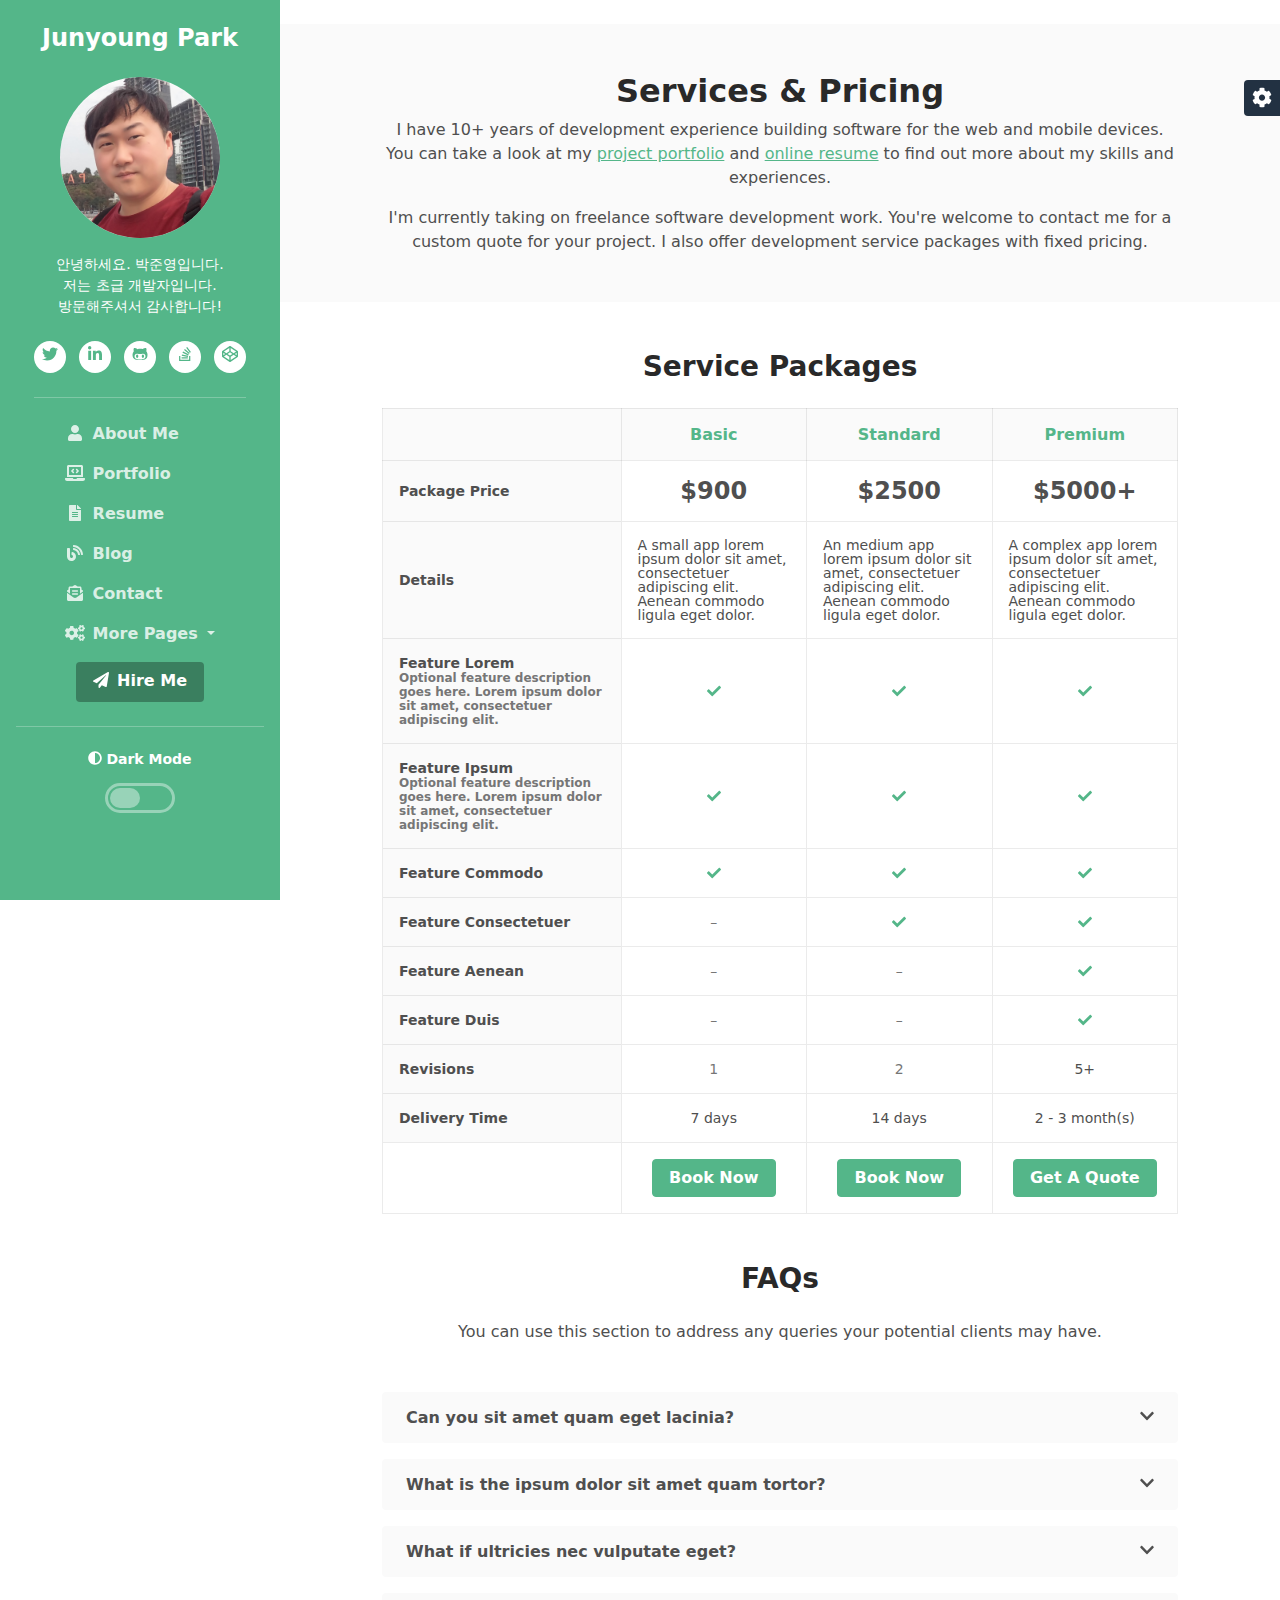
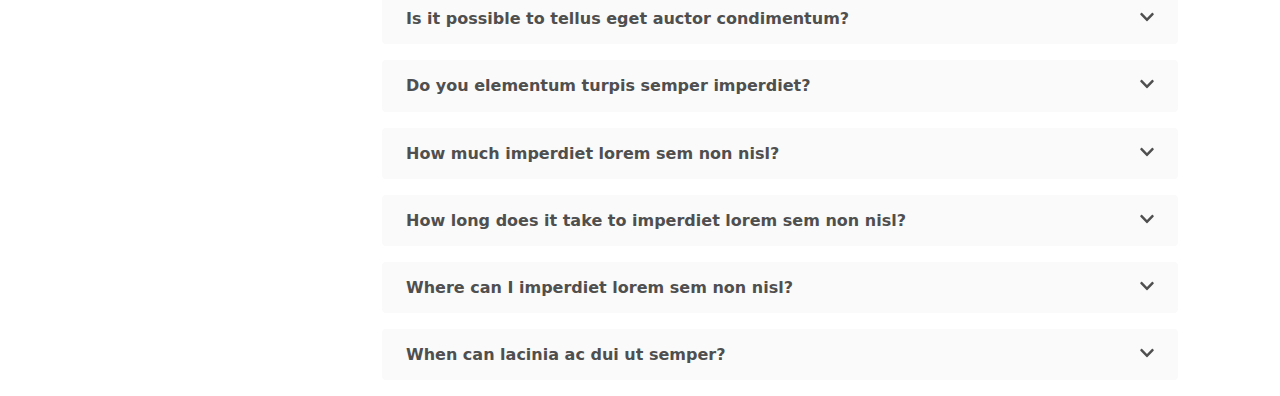
<file: services.html>
!DOCTYPE html>
<html lang="ko">
<head>
	<title>Computer JYP Blog For Developers</title>

	<!-- Meta -->
	<meta charset="utf-8">
	<meta http-equiv="X-UA-Compatible" content="IE=edge">
	<meta name="viewport" content="width=device-width, initial-scale=1.0">
	<meta name="description" content="안녕하세요. 박준영 개발 블로그입니다.">
	<meta name="author" content="Xiaoying Riley at 3rd Wave Media">
	<link rel="shortcut icon" href="favicon.ico">

	<!-- Google Fonts -->
	<link href="https://fonts.googleapis.com/css?family=Roboto:300,400,500,700" rel="stylesheet">

	<!-- FontAwesome JS -->
    <script defer src="assets/fontawesome/js/all.js"></script>

	<!-- Theme CSS -->
	<link id="theme-style" rel="stylesheet" href="assets/css/theme-1.css">

</head>

<body>

	<header class="header text-center">
		<div class="force-overflow">
			<h1 class="blog-name pt-lg-4 mb-0"><a class="no-text-decoration" href="index.html">Junyoung Park</a></h1>

			<nav class="navbar navbar-expand-lg navbar-dark" >

				<button class="navbar-toggler" type="button" data-bs-toggle="collapse" data-bs-target="#navigation" aria-controls="navigation" aria-expanded="false" aria-label="Toggle navigation">
					<span class="navbar-toggler-icon"></span>
				</button>

				<div id="navigation" class="collapse navbar-collapse flex-column" >
					<div class="profile-section pt-3 pt-lg-0">
						<img class="profile-image mb-3 rounded-circle mx-auto" src="assets/images/profile.png" alt="image" >

						<div class="bio mb-3">안녕하세요. 박준영입니다.<br /> 저는 초급 개발자입니다.<br /> 방문해주셔서 감사합니다!</div><!--//bio-->
						<ul class="social-list list-inline py-2 mx-auto">
							<li class="list-inline-item"><a href="#"><i class="fab fa-twitter fa-fw"></i></a></li>
							<li class="list-inline-item"><a href="#"><i class="fab fa-linkedin-in fa-fw"></i></a></li>
							<li class="list-inline-item"><a href="#"><i class="fab fa-github-alt fa-fw"></i></a></li>
							<li class="list-inline-item"><a href="#"><i class="fab fa-stack-overflow fa-fw"></i></a></li>
							<li class="list-inline-item"><a href="#"><i class="fab fa-codepen fa-fw"></i></a></li>
						</ul><!--//social-list-->
						<hr>
					</div><!--//profile-section-->

					<ul class="navbar-nav flex-column text-start">
						<li class="nav-item">
							<a class="nav-link" href="index.html"><i class="fas fa-user fa-fw me-2"></i>About Me</a>
						</li>
						<li class="nav-item">
							<a class="nav-link" href="portfolio.html"><i class="fas fa-laptop-code fa-fw me-2"></i>Portfolio</a>
						</li>
						<li class="nav-item">
							<a class="nav-link" href="resume.html"><i class="fas fa-file-alt fa-fw me-2"></i>Resume</a>
						</li>
						<li class="nav-item">
							<a class="nav-link" href="blog-home.html"><i class="fas fa-blog fa-fw me-2"></i>Blog</a>
						</li>
						<li class="nav-item">
							<a class="nav-link" href="contact.html"><i class="fas fa-envelope-open-text fa-fw me-2"></i>Contact</a>
						</li>
						<li class="nav-item dropdown">
							<a class="nav-link dropdown-toggle" href="#" id="navbarDropdown" role="button" data-bs-toggle="dropdown" aria-expanded="false">
								<i class="fas fa-cogs fa-fw me-2"></i>More Pages
							</a>
							<ul class="dropdown-menu" aria-labelledby="navbarDropdown">
								<li><a class="dropdown-item" href="project.html">Project Page</a></li>
								<li><a class="dropdown-item" href="blog-home.html">Blog Home 1</a></li>
								<li><a class="dropdown-item" href="blog-home-alt.html">Blog Home 2</a></li>
								<li><a class="dropdown-item" href="blog-post.html">Blog Post</a></li>
							</ul>
						</li>
					</ul>

					<div class="my-2">
						<a class="btn btn-primary" href="contact.html" target="_blank"><i class="fas fa-paper-plane me-2"></i>Hire Me</a>
					</div>


					<div class="dark-mode-toggle text-center w-100">
						<hr class="mb-4">
					    <h4 class="toggle-name mb-3 "><i class="fas fa-adjust me-1"></i>Dark Mode</h4>

					    <input class="toggle" id="darkmode" type="checkbox">
					    <label class="toggle-btn mx-auto mb-0" for="darkmode"></label>

					</div><!--//dark-mode-toggle-->
				</div>
			</nav>
		</div><!--//force-overflow-->
	</header>

	<div class="main-wrapper">
		<section class="cta-section theme-bg-light py-5">
			<div class="container text-center single-col-max-width">
				<h2 class="heading">Services &amp; Pricing</h2>
				<div class="intro">
					<p>I have 10+ years of development experience building software for the web and mobile devices. You can take a look at my <a href="portfolio.html" target="_blank">project portfolio</a> and <a href="resume.html" target="_blank">online resume</a> to find out more about my skills and experiences.</p>
					<p class="mb-0">I'm currently taking on freelance software development work. You're welcome to contact me for a custom quote for your project. I also offer development service packages with fixed pricing. </p>
				</div>

			</div><!--//container-->
		</section>

		<section class="pricing-section p-3 p-lg-5">
			<div class="container single-col-max-width">
				<h3 class="text-center mb-4">Service Packages</h3>
				<div id="pricing-tabs" class="pricing-tabs d-block d-md-none mb-3">
	                <a href="#" class="pricing-tab active mb-2" data-tab-target="pricing-1-data">Basic</a>
	                <a href="#" class="pricing-tab mb-2" data-tab-target="pricing-2-data">Standard</a>
	                <a href="#" class="pricing-tab" data-tab-target="pricing-3-data">Premium</a>
				</div><!--//pricing-mobile-tabs-->

				<table id="pricing-table" class="pricing-table table-bordered">
					<thead>
						<tr class="border-0">
							<th scope="col" class="pricing-0-data theme-bg-light"></th>
							<th scope="col" class="pricing-package-title pricing-data pricing-1-data">Basic</th>
							<th scope="col" class="pricing-package-title pricing-data pricing-2-data mobile-is-hidden">Standard</th>
							<th scope="col" class="pricing-package-title pricing-data pricing-3-data mobile-is-hidden">Premium</th>
						</tr>
					</thead>
					<tbody>
						<tr class="pricing-price-row">
							<th scope="row" class="pricing-0-data">Package Price</th>
							<td class="pricing-data pricing-1-data"><span class="price-number">$900</span></td>
							<td class="pricing-data pricing-2-data mobile-is-hidden"><span class="price-number">$2500</span></td>
							<td class="pricing-data pricing-3-data mobile-is-hidden"><span class="price-number">$5000+</span></td>
						</tr>

						<tr class="pricing-desc-row">
							<th scope="row" class="pricing-0-data">Details</th>
							<td class="pricing-data pricing-1-data"><span class="pricing-package-desc">A small app lorem ipsum dolor sit amet, consectetuer adipiscing elit. Aenean commodo ligula eget dolor.</span></td>
							<td class="pricing-data pricing-2-data mobile-is-hidden"><span class="pricing-package-desc">An medium app lorem ipsum dolor sit amet, consectetuer adipiscing elit. Aenean commodo ligula eget dolor.</span></td>
							<td class="pricing-data pricing-3-data mobile-is-hidden"><span class="pricing-package-desc">A complex app lorem ipsum dolor sit amet, consectetuer adipiscing elit. Aenean commodo ligula eget dolor.</span></td>
						</tr>

						<tr class="pricing-feature-row">
							<th class="pricing-feature-row-name pricing-0-data" scope="row">Feature Lorem<br><small class="feature-desc font-weight-normal text-muted">Optional feature description goes here. Lorem ipsum dolor sit amet, consectetuer adipiscing elit.</small></th>
							<td class="pricing-data pricing-1-data"><i class="fas fa-check text-primary"></i></td>
							<td class="pricing-data pricing-2-data mobile-is-hidden"><i class="fas fa-check text-primary"></i></td>
							<td class="pricing-data pricing-3-data mobile-is-hidden"><i class="fas fa-check text-primary"></i></td>
						</tr>
						<tr class="pricing-feature-row">
							<th class="pricing-feature-row-name pricing-0-data" scope="row">Feature Ipsum<br><small class="feature-desc font-weight-normal text-muted">Optional feature description goes here. Lorem ipsum dolor sit amet, consectetuer adipiscing elit.</small></th>
							<td class="pricing-data pricing-1-data"><i class="fas fa-check text-primary"></i></td>
							<td class="pricing-data pricing-2-data mobile-is-hidden"><i class="fas fa-check text-primary"></i></td>
							<td class="pricing-data pricing-3-data mobile-is-hidden"><i class="fas fa-check text-primary"></i></td>
						</tr>
						<tr class="pricing-feature-row">
							<th class="pricing-feature-row-name pricing-0-data" scope="row">Feature Commodo</th>
							<td class="pricing-data pricing-1-data"><i class="fas fa-check text-primary"></i></td>
							<td class="pricing-data pricing-2-data mobile-is-hidden"><i class="fas fa-check text-primary"></i></td>
							<td class="pricing-data pricing-3-data mobile-is-hidden"><i class="fas fa-check text-primary"></i></td>
						</tr>
						<tr class="pricing-feature-row">
							<th class="pricing-feature-row-name pricing-0-data" scope="row">Feature Consectetuer</th>
							<td class="pricing-data pricing-1-data"><span class="text-muted">–</span></td>
							<td class="pricing-data pricing-2-data mobile-is-hidden"><i class="fas fa-check text-primary"></i></td>
							<td class="pricing-data pricing-3-data mobile-is-hidden"><i class="fas fa-check text-primary"></i></td>
						</tr>
						<tr class="pricing-feature-row">
							<th class="pricing-feature-row-name pricing-0-data" scope="row">Feature Aenean</th>
							<td class="pricing-data pricing-1-data"><span class="text-muted">–</span></td>
							<td class="pricing-data pricing-2-data mobile-is-hidden"><span class="text-muted">–</span></i></td>
							<td class="pricing-data pricing-3-data mobile-is-hidden"><i class="fas fa-check text-primary"></i></td>
						</tr>
						<tr class="pricing-feature-row">
							<th class="pricing-feature-row-name pricing-0-data" scope="row">Feature Duis</th>
							<td class="pricing-data pricing-1-data"><span class="text-muted">–</span></td>
							<td class="pricing-data pricing-2-data mobile-is-hidden"><span class="text-muted">–</span></td>
							<td class="pricing-data pricing-3-data mobile-is-hidden"><i class="fas fa-check text-primary"></i></td>
						</tr>
						<tr class="pricing-feature-row">
							<th class="pricing-feature-row-name pricing-0-data" scope="row">Revisions</th>
							<td class="pricing-data pricing-1-data"><span class="text-muted">1</span></td>
							<td class="pricing-data pricing-2-data mobile-is-hidden"><span class="text-muted">2</span></td>
							<td class="pricing-data pricing-3-data mobile-is-hidden">5+</td>
						</tr>
						<tr class="pricing-feature-row">
							<th class="pricing-feature-row-name pricing-0-data" scope="row">Delivery Time</th>
							<td class="pricing-data pricing-1-data">7 days</td>
							<td class="pricing-data pricing-2-data mobile-is-hidden">14 days</td>
							<td class="pricing-data pricing-3-data mobile-is-hidden">2 - 3 month(s)</td>
						</tr>

					</tbody>
					<tfoot>
						<tr class="pricing-cta-row">
							<td class="pricing-0-data"></td>
							<td class="pricing-data pricing-1-data"><a class="btn btn-primary" href="#">Book Now</a></td>
							<td class="pricing-data pricing-2-data mobile-is-hidden"><a class="btn btn-primary" href="#">Book Now</a></td>
							<td class="pricing-data pricing-3-data mobile-is-hidden"><a class="btn btn-primary" href="#">Get A Quote</a></td>
						</tr>
					</tfoot>
				</table><!--//pricing-table-->

			</div><!--//container-->
		</section><!--//pricing-section-->

		<section class="faq-section">
			<div class="container single-col-max-width">
				<h3 class="text-center mb-4">FAQs</h3>
				<div class="text-center mb-5">You can use this section to address any queries your potential clients may have.</div>
				<div id="faq-accordion" class="faq-accordion accordion mx-auto text-start">

				    <div class="accordion-item mb-3 rounded">
					    <h2 class="accordion-header border-0 px-4 py-3 rounded theme-bg-light" id="faq-heading-1">
					      <button class="accordion-button btn btn-link" type="button" data-bs-toggle="collapse"  data-bs-target="#faq1" aria-expanded="false" aria-controls="faq1">
					        Can you sit amet quam eget lacinia?<i class="fas fa-chevron-down"></i>
					      </button>
					    </h2>
					    <div id="faq1" class="accordion-collapse collapse border-0" aria-labelledby="faq-heading-1">
					        <div class="accordion-body text-start">
					          Lorem ipsum dolor sit amet, consectetuer adipiscing elit. Aenean commodo ligula eget dolor. Aenean massa. Cum sociis natoque penatibus et magnis dis parturient montes, nascetur ridiculus mus. Donec quam felis, ultricies nec, pellentesque eu, pretium quis, sem. Nulla consequat massa quis enim. Donec pede justo, fringilla vel, aliquet nec, vulputate eget, arcu. In enim justo, rhoncus ut, imperdiet a, venenatis vitae, justo. Nullam dictum felis eu pede mollis pretium.
					        </div>
					    </div>
					</div><!--//accordion-item-->

				    <div class="accordion-item mb-3 rounded">
					    <h2 class="accordion-header border-0 px-4 py-3 rounded theme-bg-light" id="faq-heading-2">
					      <button class="accordion-button btn btn-link" type="button" data-bs-toggle="collapse"  data-bs-target="#faq2" aria-expanded="false" aria-controls="faq2">
					        What is the ipsum dolor sit amet quam tortor?<i class="fas fa-chevron-down"></i>
					      </button>
					    </h2>
					    <div id="faq2" class="accordion-collapse collapse border-0" aria-labelledby="faq-heading-2">
					        <div class="accordion-body text-start">
					          Lorem ipsum dolor sit amet, consectetuer adipiscing elit. Aenean commodo ligula eget dolor. Aenean massa. Cum sociis natoque penatibus et magnis dis parturient montes, nascetur ridiculus mus. Donec quam felis, ultricies nec, pellentesque eu, pretium quis, sem. Nulla consequat massa quis enim. Donec pede justo, fringilla vel, aliquet nec, vulputate eget, arcu. In enim justo, rhoncus ut, imperdiet a, venenatis vitae, justo. Nullam dictum felis eu pede mollis pretium.
					        </div>
					    </div>
					</div><!--//accordion-item-->

					<div class="accordion-item mb-3 rounded">
					    <h2 class="accordion-header border-0 px-4 py-3 rounded theme-bg-light" id="faq-heading-3">
					      <button class="accordion-button btn btn-link" type="button" data-bs-toggle="collapse"  data-bs-target="#faq3" aria-expanded="false" aria-controls="faq3">
					        What if ultricies nec vulputate eget?<i class="fas fa-chevron-down"></i>
					      </button>
					    </h2>
					    <div id="faq3" class="accordion-collapse collapse border-0" aria-labelledby="faq-heading-3">
					        <div class="accordion-body text-start">
					          Lorem ipsum dolor sit amet, consectetuer adipiscing elit. Aenean commodo ligula eget dolor. Aenean massa. Cum sociis natoque penatibus et magnis dis parturient montes, nascetur ridiculus mus. Donec quam felis, ultricies nec, pellentesque eu, pretium quis, sem. Nulla consequat massa quis enim. Donec pede justo, fringilla vel, aliquet nec, vulputate eget, arcu. In enim justo, rhoncus ut, imperdiet a, venenatis vitae, justo. Nullam dictum felis eu pede mollis pretium.
					        </div>
					    </div>
					</div><!--//accordion-item-->

				    <div class="accordion-item mb-3 rounded">
					    <h2 class="accordion-header border-0 px-4 py-3 rounded theme-bg-light" id="faq-heading-4">
					      <button class="accordion-button btn btn-link" type="button" data-bs-toggle="collapse"  data-bs-target="#faq4" aria-expanded="false" aria-controls="faq4">
					        Is it possible to tellus eget auctor condimentum?<i class="fas fa-chevron-down"></i>
					      </button>
					    </h2>
					    <div id="faq4" class="accordion-collapse collapse border-0" aria-labelledby="faq-heading-4">
					        <div class="accordion-body text-start">
					          Lorem ipsum dolor sit amet, consectetuer adipiscing elit. Aenean commodo ligula eget dolor. Aenean massa. Cum sociis natoque penatibus et magnis dis parturient montes, nascetur ridiculus mus. Donec quam felis, ultricies nec, pellentesque eu, pretium quis, sem. Nulla consequat massa quis enim. Donec pede justo, fringilla vel, aliquet nec, vulputate eget, arcu. In enim justo, rhoncus ut, imperdiet a, venenatis vitae, justo. Nullam dictum felis eu pede mollis pretium.
					        </div>
					    </div>
					</div><!--//accordion-item-->

					<div class="accordion-item mb-3 rounded">
					    <h2 class="accordion-header border-0 px-4 py-3 rounded theme-bg-light" id="faq-heading-5">
					      <button class="accordion-button btn btn-link" type="button" data-bs-toggle="collapse"  data-bs-target="#faq5" aria-expanded="false" aria-controls="faq5">
					        Do you elementum turpis semper imperdiet?<i class="fas fa-chevron-down"></i>
					      </button>
					    </h2>
					    <div id="faq5" class="accordion-collapse collapse border-0" aria-labelledby="faq-heading-5">
					        <div class="accordion-body text-start">
					          Lorem ipsum dolor sit amet, consectetuer adipiscing elit. Aenean commodo ligula eget dolor. Aenean massa. Cum sociis natoque penatibus et magnis dis parturient montes, nascetur ridiculus mus. Donec quam felis, ultricies nec, pellentesque eu, pretium quis, sem. Nulla consequat massa quis enim. Donec pede justo, fringilla vel, aliquet nec, vulputate eget, arcu. In enim justo, rhoncus ut, imperdiet a, venenatis vitae, justo. Nullam dictum felis eu pede mollis pretium.
					        </div>
					    </div>
					</div><!--//accordion-item-->

				    <div class="accordion-item mb-3 rounded">
					    <h2 class="accordion-header border-0 px-4 py-3 rounded theme-bg-light" id="faq-heading-6">
					      <button class="accordion-button btn btn-link" type="button" data-bs-toggle="collapse"  data-bs-target="#faq6" aria-expanded="false" aria-controls="faq6">
					        How much imperdiet lorem sem non nisl?<i class="fas fa-chevron-down"></i>
					      </button>
					    </h2>
					    <div id="faq6" class="accordion-collapse collapse border-0" aria-labelledby="faq-heading-6">
					        <div class="accordion-body text-start">
					          Lorem ipsum dolor sit amet, consectetuer adipiscing elit. Aenean commodo ligula eget dolor. Aenean massa. Cum sociis natoque penatibus et magnis dis parturient montes, nascetur ridiculus mus. Donec quam felis, ultricies nec, pellentesque eu, pretium quis, sem. Nulla consequat massa quis enim. Donec pede justo, fringilla vel, aliquet nec, vulputate eget, arcu. In enim justo, rhoncus ut, imperdiet a, venenatis vitae, justo. Nullam dictum felis eu pede mollis pretium.
					        </div>
					    </div>
					</div><!--//accordion-item-->

					<div class="accordion-item mb-3 rounded">
					    <h2 class="accordion-header border-0 px-4 py-3 rounded theme-bg-light" id="faq-heading-7">
					      <button class="accordion-button btn btn-link" type="button" data-bs-toggle="collapse"  data-bs-target="#faq7" aria-expanded="false" aria-controls="faq7">
					        How long does it take to imperdiet lorem sem non nisl?<i class="fas fa-chevron-down"></i>
					      </button>
					    </h2>
					    <div id="faq7" class="accordion-collapse collapse border-0" aria-labelledby="faq-heading-7">
					        <div class="accordion-body text-start">
					          Lorem ipsum dolor sit amet, consectetuer adipiscing elit. Aenean commodo ligula eget dolor. Aenean massa. Cum sociis natoque penatibus et magnis dis parturient montes, nascetur ridiculus mus. Donec quam felis, ultricies nec, pellentesque eu, pretium quis, sem. Nulla consequat massa quis enim. Donec pede justo, fringilla vel, aliquet nec, vulputate eget, arcu. In enim justo, rhoncus ut, imperdiet a, venenatis vitae, justo. Nullam dictum felis eu pede mollis pretium.
					        </div>
					    </div>
					</div><!--//accordion-item-->

					<div class="accordion-item mb-3 rounded">
					    <h2 class="accordion-header border-0 px-4 py-3 rounded theme-bg-light" id="faq-heading-8">
					      <button class="accordion-button btn btn-link" type="button" data-bs-toggle="collapse"  data-bs-target="#faq8" aria-expanded="false" aria-controls="faq8">
					        Where can I imperdiet lorem sem non nisl?<i class="fas fa-chevron-down"></i>
					      </button>
					    </h2>
					    <div id="faq8" class="accordion-collapse collapse border-0" aria-labelledby="faq-heading-8">
					        <div class="accordion-body text-start">
					          Lorem ipsum dolor sit amet, consectetuer adipiscing elit. Aenean commodo ligula eget dolor. Aenean massa. Cum sociis natoque penatibus et magnis dis parturient montes, nascetur ridiculus mus. Donec quam felis, ultricies nec, pellentesque eu, pretium quis, sem. Nulla consequat massa quis enim. Donec pede justo, fringilla vel, aliquet nec, vulputate eget, arcu. In enim justo, rhoncus ut, imperdiet a, venenatis vitae, justo. Nullam dictum felis eu pede mollis pretium.
					        </div>
					    </div>
					</div><!--//accordion-item-->

					<div class="accordion-item mb-3 rounded">
					    <h2 class="accordion-header border-0 px-4 py-3 rounded theme-bg-light" id="faq-heading-9">
					      <button class="accordion-button btn btn-link" type="button" data-bs-toggle="collapse"  data-bs-target="#faq9" aria-expanded="false" aria-controls="faq9">
					        When can lacinia ac dui ut semper?<i class="fas fa-chevron-down"></i>
					      </button>
					    </h2>
					    <div id="faq9" class="accordion-collapse collapse border-0" aria-labelledby="faq-heading-9">
					        <div class="accordion-body text-start">
					          Lorem ipsum dolor sit amet, consectetuer adipiscing elit. Aenean commodo ligula eget dolor. Aenean massa. Cum sociis natoque penatibus et magnis dis parturient montes, nascetur ridiculus mus. Donec quam felis, ultricies nec, pellentesque eu, pretium quis, sem. Nulla consequat massa quis enim. Donec pede justo, fringilla vel, aliquet nec, vulputate eget, arcu. In enim justo, rhoncus ut, imperdiet a, venenatis vitae, justo. Nullam dictum felis eu pede mollis pretium.
					        </div>
					    </div>
					</div><!--//accordion-item-->


</div><!--//faq-accordion-->
			</div><!--//container-->
		</section><!--//faq-section-->

	</div><!--//main-wrapper-->

	<!-- *****CONFIGURE STYLE (REMOVE ON YOUR PRODUCTION SITE)****** -->
	<div id="config-panel" class="config-panel config-panel-hide d-none d-lg-block">
		<div class="panel-inner">
			<a id="config-trigger" class="config-trigger text-center" href="#"><i class="fas fa-cog mx-auto" data-fa-transform="down-6" ></i></a>
			<h5 class="panel-title">Choose Colour</h5>
			<ul id="color-options" class="list-inline mb-0">
				<li class="theme-1 active list-inline-item"><a data-style="assets/css/theme-1.css" href="#"></a></li>
				<li class="theme-2  list-inline-item"><a data-style="assets/css/theme-2.css" href="#"></a></li>
				<li class="theme-3  list-inline-item"><a data-style="assets/css/theme-3.css" href="#"></a></li>
				<li class="theme-4  list-inline-item"><a data-style="assets/css/theme-4.css" href="#"></a></li>
				<li class="theme-5  list-inline-item"><a data-style="assets/css/theme-5.css" href="#"></a></li>
				<li class="theme-6  list-inline-item"><a data-style="assets/css/theme-6.css" href="#"></a></li>
				<li class="theme-7  list-inline-item"><a data-style="assets/css/theme-7.css" href="#"></a></li>
				<li class="theme-8  list-inline-item"><a data-style="assets/css/theme-8.css" href="#"></a></li>
				<li class="theme-9  list-inline-item"><a data-style="assets/css/theme-9.css" href="#"></a></li>
				<li class="theme-10  list-inline-item"><a data-style="assets/css/theme-10.css" href="#"></a></li>
			</ul>
			<a id="config-close" class="close" href="#"><i class="fa fa-times-circle"></i></a>
		</div><!--//panel-inner-->
	</div><!--//configure-panel-->

	<!-- Javascript -->
	<script src="assets/plugins/popper.min.js"></script>
	<script src="assets/plugins/bootstrap/js/bootstrap.min.js"></script>
	<script src="assets/js/pricing.js"></script>

	<!-- Dark Mode -->
	<script src="assets/plugins/js-cookie.min.js"></script>
	<script src="assets/js/dark-mode.js"></script>


	<!-- Style Switcher (REMOVE ON YOUR PRODUCTION SITE) -->
	<script src="assets/js/demo/style-switcher.js"></script>


</body>
</html>
</file>
<file: assets/plugins/tiny-slider/tiny-slider.css>
.tns-outer{padding:0 !important}.tns-outer [hidden]{display:none !important}.tns-outer [aria-controls],.tns-outer [data-action]{cursor:pointer}.tns-slider{-webkit-transition:all 0s;-moz-transition:all 0s;transition:all 0s}.tns-slider>.tns-item{-webkit-box-sizing:border-box;-moz-box-sizing:border-box;box-sizing:border-box}.tns-horizontal.tns-subpixel{white-space:nowrap}.tns-horizontal.tns-subpixel>.tns-item{display:inline-block;vertical-align:top;white-space:normal}.tns-horizontal.tns-no-subpixel:after{content:'';display:table;clear:both}.tns-horizontal.tns-no-subpixel>.tns-item{float:left}.tns-horizontal.tns-carousel.tns-no-subpixel>.tns-item{margin-right:-100%}.tns-no-calc{position:relative;left:0}.tns-gallery{position:relative;left:0;min-height:1px}.tns-gallery>.tns-item{position:absolute;left:-100%;-webkit-transition:transform 0s, opacity 0s;-moz-transition:transform 0s, opacity 0s;transition:transform 0s, opacity 0s}.tns-gallery>.tns-slide-active{position:relative;left:auto !important}.tns-gallery>.tns-moving{-webkit-transition:all 0.25s;-moz-transition:all 0.25s;transition:all 0.25s}.tns-autowidth{display:inline-block}.tns-lazy-img{-webkit-transition:opacity 0.6s;-moz-transition:opacity 0.6s;transition:opacity 0.6s;opacity:0.6}.tns-lazy-img.tns-complete{opacity:1}.tns-ah{-webkit-transition:height 0s;-moz-transition:height 0s;transition:height 0s}.tns-ovh{overflow:hidden}.tns-visually-hidden{position:absolute;left:-10000em}.tns-transparent{opacity:0;visibility:hidden}.tns-fadeIn{opacity:1;filter:alpha(opacity=100);z-index:0}.tns-normal,.tns-fadeOut{opacity:0;filter:alpha(opacity=0);z-index:-1}.tns-vpfix{white-space:nowrap}.tns-vpfix>div,.tns-vpfix>li{display:inline-block}.tns-t-subp2{margin:0 auto;width:310px;position:relative;height:10px;overflow:hidden}.tns-t-ct{width:2333.3333333%;width:-webkit-calc(100% * 70 / 3);width:-moz-calc(100% * 70 / 3);width:calc(100% * 70 / 3);position:absolute;right:0}.tns-t-ct:after{content:'';display:table;clear:both}.tns-t-ct>div{width:1.4285714%;width:-webkit-calc(100% / 70);width:-moz-calc(100% / 70);width:calc(100% / 70);height:10px;float:left}

/*# sourceMappingURL=sourcemaps/tiny-slider.css.map */
</file>
